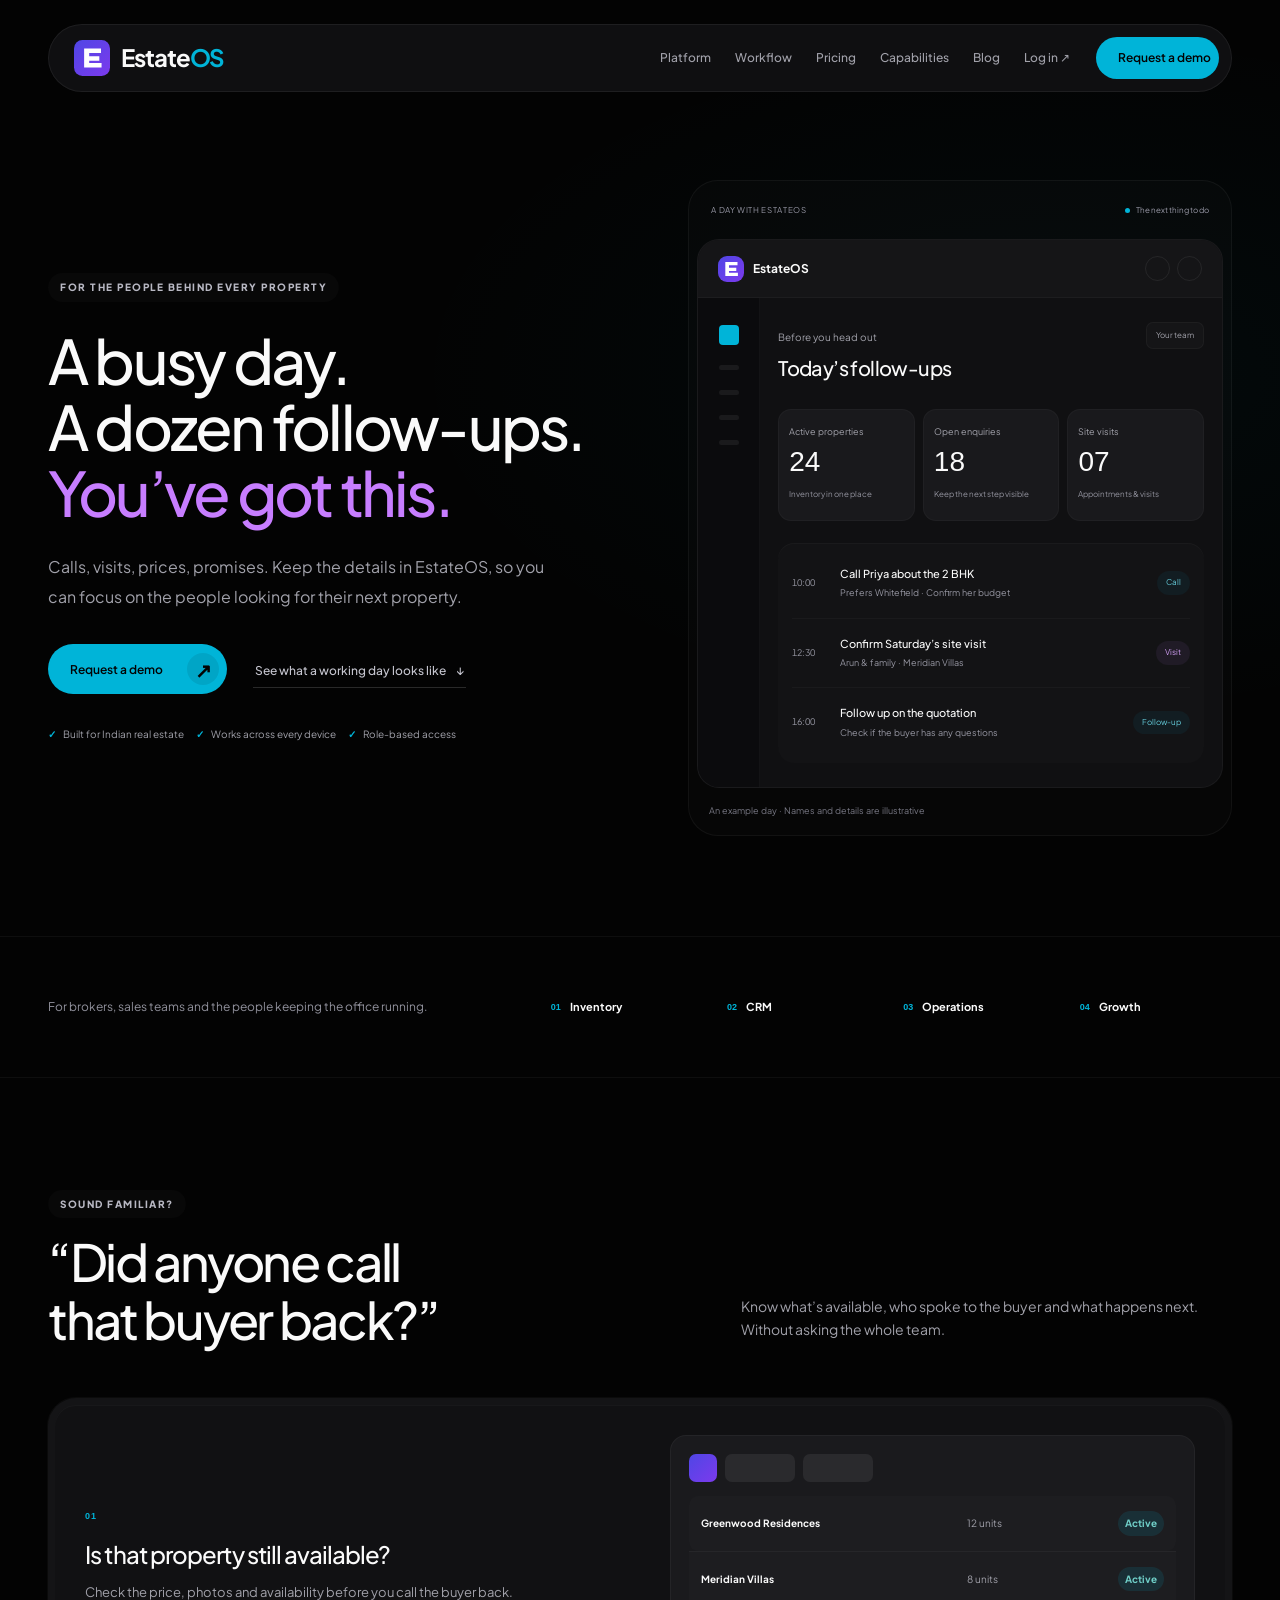
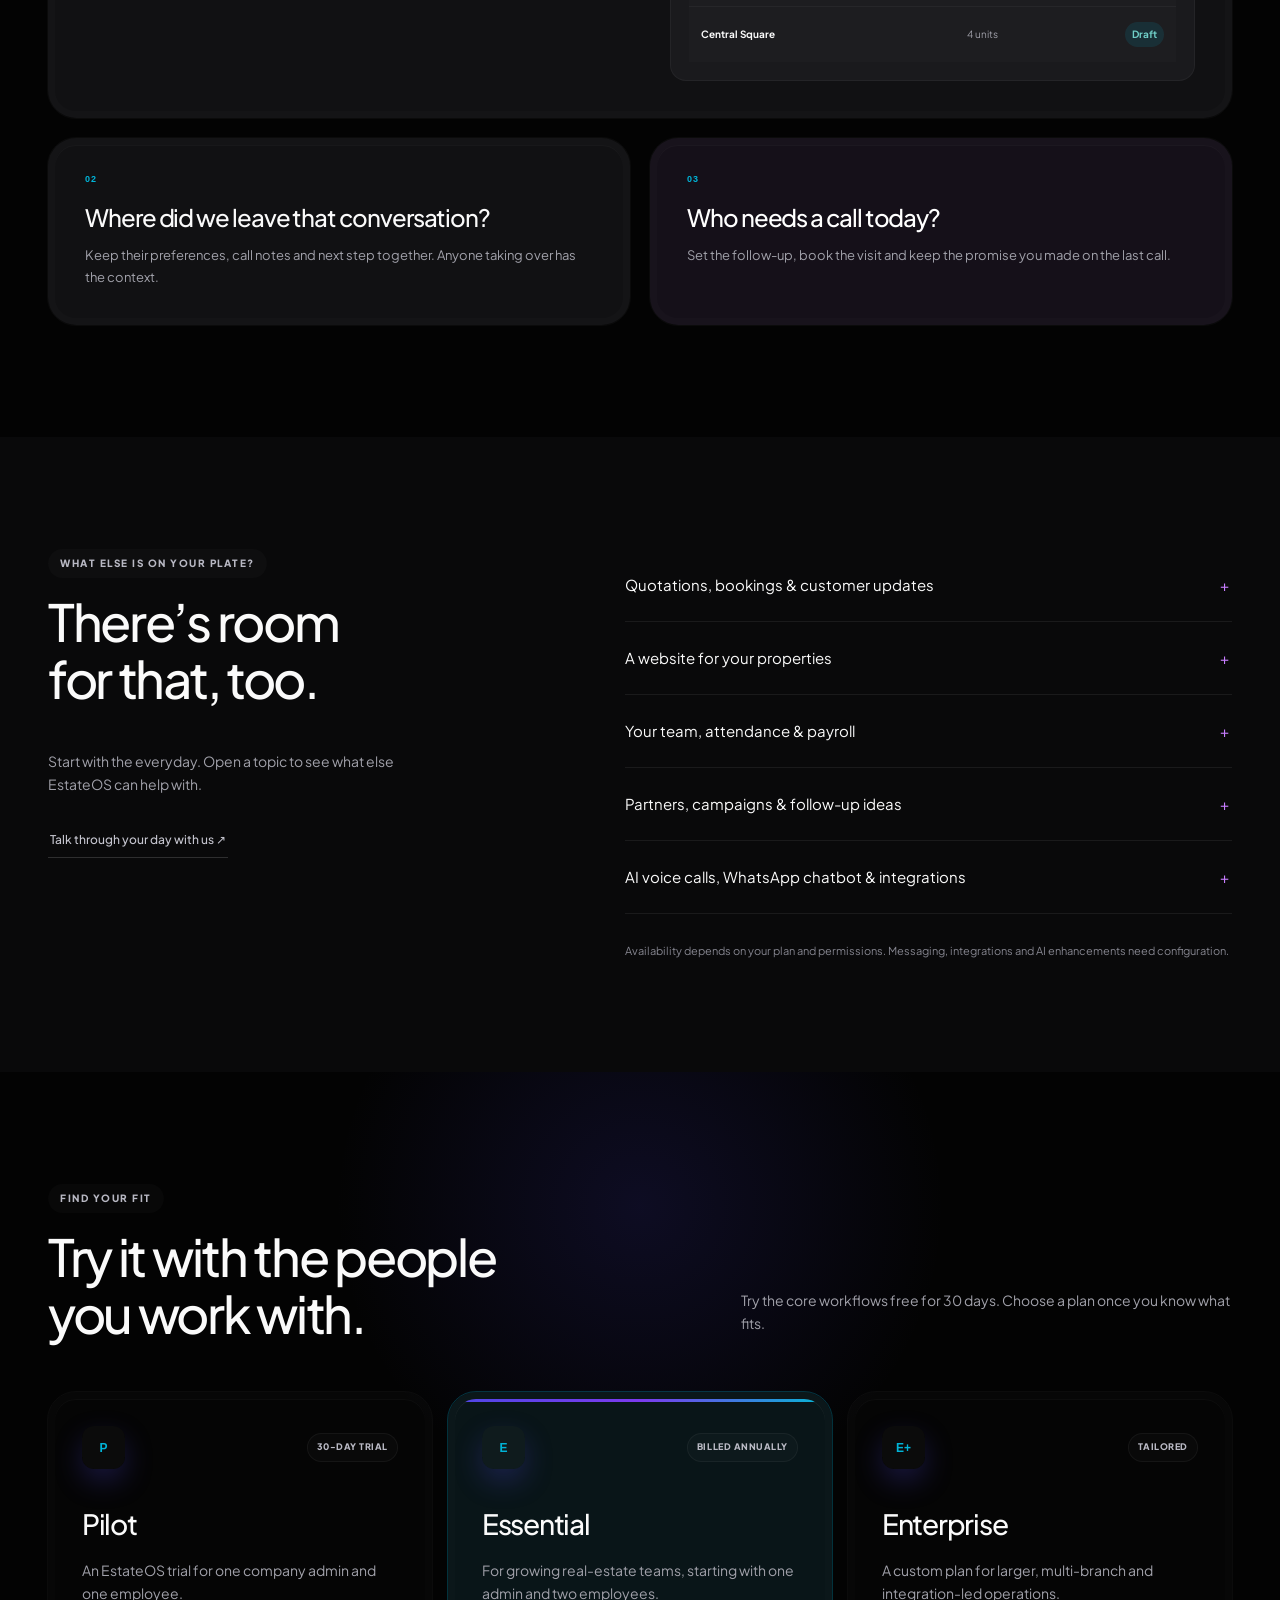
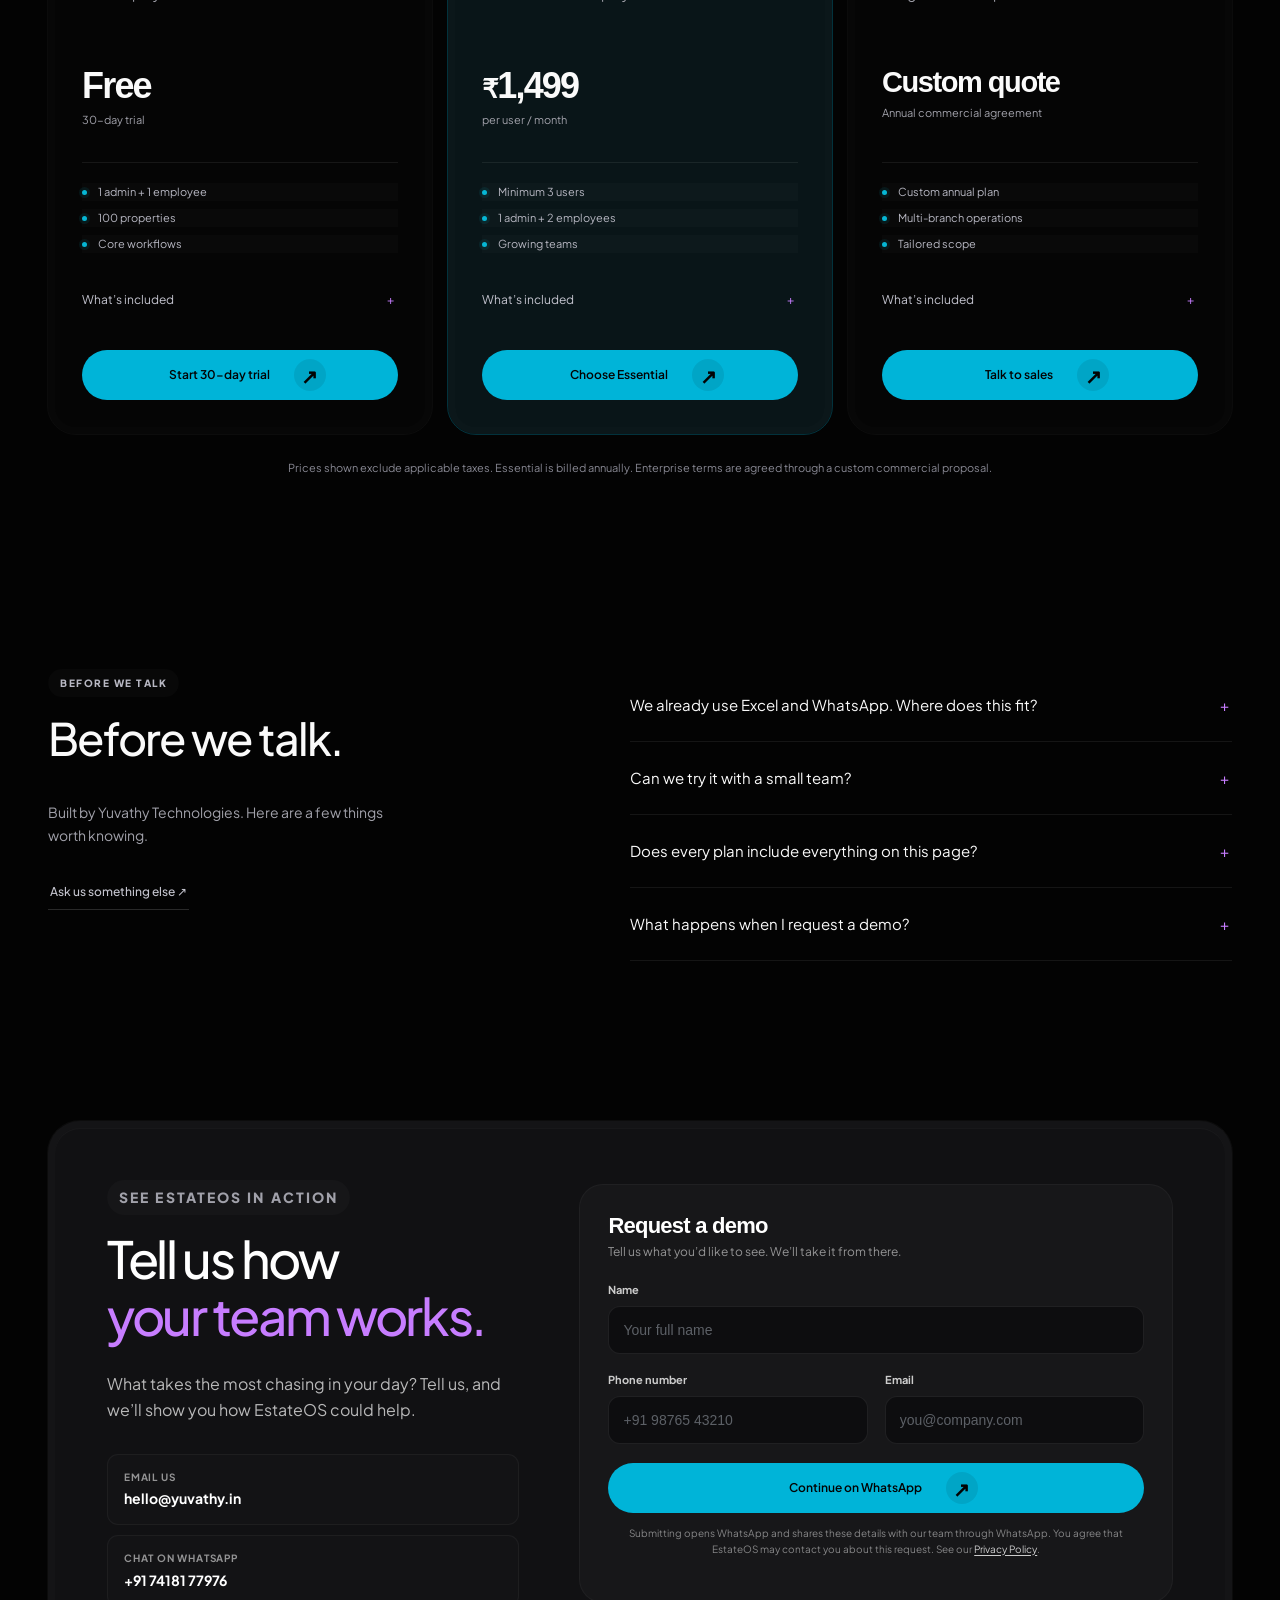
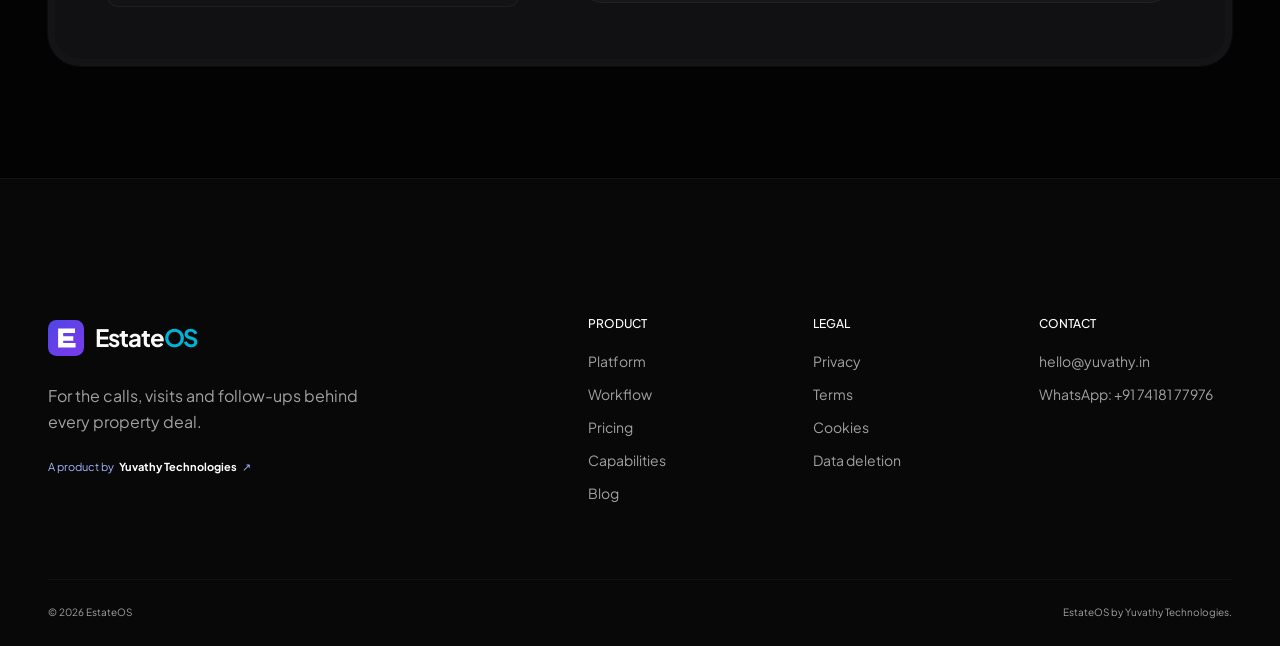
<file: index.html>
<!doctype html>
<html lang="en-IN">
<head>
    <!-- Google tag (gtag.js) -->
    <script async src="https://www.googletagmanager.com/gtag/js?id=G-8HTMG8P2JD"></script>
    <script>
        window.dataLayer = window.dataLayer || [];
        function gtag(){dataLayer.push(arguments);}
        gtag('js', new Date());
        gtag('config', 'G-8HTMG8P2JD');
    </script>
    <meta charset="utf-8">
    <meta name="viewport" content="width=device-width, initial-scale=1">
    <title>EstateOS — Real Estate CRM &amp; Property Management Software</title>
    <meta name="description" content="Run property inventory, leads, follow-ups and your real estate team from one focused workspace with EstateOS.">
    <meta name="robots" content="index, follow, max-image-preview:large">
    <meta name="theme-color" content="#030303">
    <link rel="canonical" href="https://estateos.yuvathy.in/">
    <link rel="icon" href="/favicon.svg" type="image/svg+xml">
    <link rel="manifest" href="/site.webmanifest">
    <meta property="og:type" content="website">
    <meta property="og:site_name" content="EstateOS">
    <meta property="og:title" content="EstateOS — Every property. Every lead. One place.">
    <meta property="og:description" content="Keep property details, buyer conversations and your team’s next steps together.">
    <meta property="og:url" content="https://estateos.yuvathy.in/">
    <meta property="og:image" content="https://estateos.yuvathy.in/og.png">
    <meta property="og:image:width" content="1200">
    <meta property="og:image:height" content="630">
    <meta property="og:image:alt" content="EstateOS — Every property. Every lead. One place.">
    <meta name="twitter:card" content="summary_large_image">
    <meta name="twitter:title" content="EstateOS — Every property. Every lead. One place.">
    <meta name="twitter:description" content="Keep property details, buyer conversations and your team’s next steps together.">
    <meta name="twitter:image" content="https://estateos.yuvathy.in/og.png">
    <link rel="stylesheet" href="/style.css">
    <link rel="stylesheet" href="/responsive.css">
    <link rel="stylesheet" href="/marketing.css">
    <link rel="preload" href="/assets/fonts/plus-jakarta-sans-latin-variable.woff2" as="font" type="font/woff2" crossorigin>
    <script type="application/ld+json">
    {
        "@context": "https://schema.org",
        "@type": "SoftwareApplication",
        "name": "EstateOS",
        "applicationCategory": "BusinessApplication",
        "operatingSystem": "Web",
        "url": "https://estateos.yuvathy.in/",
        "description": "Real estate CRM and property management software for inventory, leads, follow-ups and team operations.",
        "provider": {
            "@type": "Organization",
            "name": "Yuvathy Technologies",
            "url": "https://yuvathy.in/",
            "email": "hello@yuvathy.in",
            "telephone": "+91-74181-77976"
        },
        "offers": [
            {
                "@type": "Offer",
                "name": "Pilot",
                "price": "0",
                "priceCurrency": "INR",
                "description": "Free 30-day EstateOS trial for one company admin and one employee."
            },
            {
                "@type": "Offer",
                "name": "Essential",
                "price": "1499",
                "priceCurrency": "INR",
                "description": "Per user per month, minimum three users, billed annually."
            },
            {
                "@type": "Offer",
                "name": "Enterprise",
                "description": "Custom annual commercial plan for larger and multi-branch real estate operations."
            }
        ]
    }
    </script>
</head>
<body class="marketing-page">
    <a class="skip-link" href="#main">Skip to content</a>
    <header class="site-header" id="site-header">
        <div class="container nav-wrap">
            <a href="/" class="logo" aria-label="EstateOS home"><img class="estateos-mark" src="/favicon.svg" alt="" width="36" height="36"><span class="estateos-wordmark">Estate<span>OS</span></span></a>
            <nav class="main-nav" id="main-nav" aria-label="Primary navigation">
                <a href="#platform">Platform</a>
                <a href="#workflow">Workflow</a>
                <a href="#pricing">Pricing</a>
                <a href="#capabilities">Capabilities</a>
                <a href="/blog/">Blog</a>
                <a href="https://app.estateos.yuvathy.in/">Log in ↗</a>
            </nav>
            <a href="#contact" class="button button-small nav-cta">Request a demo</a>
            <button class="menu-button" id="menu-button" type="button" aria-controls="main-nav" aria-expanded="false"><span>Menu</span><i aria-hidden="true"></i></button>
        </div>
    </header>

    <main id="main">
        <section class="hero" aria-labelledby="hero-title">
            <div class="container hero-grid">
                <div class="hero-copy">
                    <p class="kicker">For the people behind every property</p><h1 id="hero-title">A busy day.<br>A dozen follow-ups.<br><em>You’ve got this.</em></h1>
                    <p class="hero-intro">Calls, visits, prices, promises. Keep the details in EstateOS, so you can focus on the people looking for their next property.</p>
                    <div class="hero-actions">
                        <a href="#contact" class="button">Request a demo <span class="cta-arrow" aria-hidden="true">↗</span></a>
                        <a href="#platform" class="quiet-link">See what a working day looks like <span aria-hidden="true">&darr;</span></a>
                    </div>
                    <div class="trust-row" aria-label="Product benefits">
                        <span>Built for Indian real estate</span>
                        <span>Works across every device</span>
                        <span>Role-based access</span>
                    </div>
                </div>

                <div class="preview-shell"><div class="preview-caption"><span>A DAY WITH ESTATEOS</span><span class="live-dot">The next thing to do</span></div><div class="product-window" aria-label="Illustrative EstateOS dashboard preview">
                    <div class="window-top">
                        <div class="window-brand"><img class="brand-mark" src="/favicon.svg" alt="" width="32" height="32"><strong>EstateOS</strong></div>
                        <div class="window-tools" aria-hidden="true"><span></span><span></span></div>
                    </div>
                    <div class="window-shell">
                        <aside class="window-nav" aria-hidden="true"><i class="active"></i><i></i><i></i><i></i><i></i></aside>
                        <div class="window-main">
                            <div class="window-heading"><div><small>Before you head out</small><h2>Today’s follow-ups</h2></div><span class="date-chip">Your team</span></div>
                            <div class="metric-grid">
                                <article><span>Active properties</span><strong>24</strong><small>Inventory in one place</small></article>
                                <article><span>Open enquiries</span><strong>18</strong><small>Keep the next step visible</small></article>
                                <article><span>Site visits</span><strong>07</strong><small>Appointments & visits</small></article>
                            </div>
                            <div class="day-list" aria-label="Illustrative follow-up list">
                                <div class="day-task"><span class="task-time">10:00</span><div><strong>Call Priya about the 2 BHK</strong><p>Prefers Whitefield · Confirm her budget</p></div><span class="task-type">Call</span></div>
                                <div class="day-task"><span class="task-time">12:30</span><div><strong>Confirm Saturday’s site visit</strong><p>Arun &amp; family · Meridian Villas</p></div><span class="task-type lilac">Visit</span></div>
                                <div class="day-task"><span class="task-time">16:00</span><div><strong>Follow up on the quotation</strong><p>Check if the buyer has any questions</p></div><span class="task-type">Follow-up</span></div>
                            </div>
                        </div>
                    </div>
                </div><p class="preview-note">An example day · Names and details are illustrative</p></div>
            </div>
        </section>

        <section class="value-strip" aria-label="EstateOS overview">
            <div class="container value-grid">
                <p>For brokers, sales teams and the people keeping the office running.</p>
                <div><span>01</span>Inventory</div><div><span>02</span>CRM</div><div><span>03</span>Operations</div><div><span>04</span>Growth</div>
            </div>
        </section>

        <section class="section platform" id="platform" aria-labelledby="platform-title">
            <div class="container">
                <div class="section-heading">
                    <div><p class="kicker">Sound familiar?</p><h2 id="platform-title">“Did anyone call<br>that buyer back?”</h2></div>
                    <p>Know what’s available, who spoke to the buyer and what happens next. Without asking the whole team.</p>
                </div>
                <div class="feature-grid">
                    <article class="feature feature-wide">
                        <div><span class="feature-number">01</span><h3>Is that property still available?</h3><p>Check the price, photos and availability before you call the buyer back.</p></div>
                        <div class="inventory-preview" aria-hidden="true">
                            <div class="inventory-toolbar"><i></i><span></span><span></span></div>
                            <div class="property-row active"><b>Greenwood Residences</b><span>12 units</span><em>Active</em></div>
                            <div class="property-row"><b>Meridian Villas</b><span>8 units</span><em>Active</em></div>
                            <div class="property-row"><b>Central Square</b><span>4 units</span><em>Draft</em></div>
                        </div>
                    </article>
                    <article class="feature"><span class="feature-number">02</span><h3>Where did we leave that conversation?</h3><p>Keep their preferences, call notes and next step together. Anyone taking over has the context.</p></article>
                    <article class="feature feature-dark"><span class="feature-number">03</span><h3>Who needs a call today?</h3><p>Set the follow-up, book the visit and keep the promise you made on the last call.</p></article>

                </div>
            </div>
        </section>

        <section class="section capabilities" id="capabilities" aria-labelledby="capabilities-title">
            <div class="container compact-capabilities">
                <div><p class="kicker">What else is on your plate?</p><h2 id="capabilities-title">There’s room<br>for that, too.</h2><p class="compact-intro">Start with the everyday. Open a topic to see what else EstateOS can help with.</p><a class="quiet-link" href="#contact">Talk through your day with us ↗</a></div>
                <div class="question-list">
                    <details id="workflow"><summary>Quotations, bookings &amp; customer updates</summary><p>Prepare quotations, track bookings and post-booking milestones, and give customers a portal to follow their journey.</p></details>
                    <details><summary>A website for your properties</summary><p>Publish a branded storefront with property search and a blog. See how visitors use it with storefront analytics.</p></details>
                    <details><summary>Your team, attendance &amp; payroll</summary><p>Manage employees, roles, attendance, leave and payslips. Keep approvals and activity records in the same workspace.</p></details>
                    <details><summary>Partners, campaigns &amp; follow-up ideas</summary><p>Manage channel partners and marketing journeys. Explore lead scoring, property matching and daily briefings to help plan your follow-ups.</p></details>
                    <details><summary>AI voice calls, WhatsApp chatbot &amp; integrations</summary><p>Connect a WhatsApp chatbot alongside your calendars, accounts and signing tools. Ask us about a custom AI voice call integration for your Enterprise setup.</p><ul class="integration-options"><li>WhatsApp chatbot</li><li>Google Calendar &amp; Outlook Calendar</li><li>Zoho Books &amp; Tally-compatible exports</li><li>Zoho Sign &amp; DocuSign</li><li>API &amp; webhook integrations</li><li>AI voice calls — custom integration, scoped with your team</li></ul></details>
                    <p class="capability-note">Availability depends on your plan and permissions. Messaging, integrations and AI enhancements need configuration.</p>
                </div>
            </div>
        </section>

        <section class="section pricing" id="pricing" aria-labelledby="pricing-title">
            <div class="container">
                <div class="section-heading">
                    <div><p class="kicker">Find your fit</p><h2 id="pricing-title">Try it with the people<br>you work with.</h2></div>
                    <p>Try the core workflows free for 30 days. Choose a plan once you know what fits.</p>
                </div>
                <div class="pricing-grid">
                    <article class="pricing-card">
                        <div class="plan-topline"><span class="plan-icon" aria-hidden="true">P</span><span class="plan-status">30-day trial</span></div>
                        <h3>Pilot</h3>
                        <p class="plan-description">An EstateOS trial for one company admin and one employee.</p>
                        <div class="plan-price"><strong>Free</strong><span>30-day trial</span></div>
                        <div class="plan-summary"><span>1 admin + 1 employee</span><span>100 properties</span><span>Core workflows</span></div>
                        <details class="plan-includes"><summary>What’s included</summary><ul><li>Deals</li><li>Lead management</li><li>Customer records</li><li>Employee management</li><li>Property management</li></ul></details>
                        <a class="pricing-button plan-cta" href="#contact" data-plan="Pilot">Start 30-day trial <span class="cta-arrow" aria-hidden="true">↗</span></a>
                    </article>

                    <article class="pricing-card pricing-card-featured">
                        <div class="plan-topline"><span class="plan-icon" aria-hidden="true">E</span><span class="plan-status">Billed annually</span></div>
                        <h3>Essential</h3>
                        <p class="plan-description">For growing real-estate teams, starting with one admin and two employees.</p>
                        <div class="plan-price"><strong><small>&#8377;</small>1,499</strong><span>per user / month</span></div>
                        <div class="plan-summary"><span>Minimum 3 users</span><span>1 admin + 2 employees</span><span>Growing teams</span></div>
                        <details class="plan-includes"><summary>What’s included</summary><ul><li>Deals</li><li>Lead management</li><li>Customer records</li><li>Employee management</li><li>Property management</li></ul></details>
                        <a class="button plan-cta" href="#contact" data-plan="Essential">Choose Essential <span class="cta-arrow" aria-hidden="true">↗</span></a>
                    </article>

                    <article class="pricing-card">
                        <div class="plan-topline"><span class="plan-icon" aria-hidden="true">E+</span><span class="plan-status">Tailored</span></div>
                        <h3>Enterprise</h3>
                        <p class="plan-description">A custom plan for larger, multi-branch and integration-led operations.</p>
                        <div class="plan-price"><strong>Custom quote</strong><span>Annual commercial agreement</span></div>
                        <div class="plan-summary"><span>Custom annual plan</span><span>Multi-branch operations</span><span>Tailored scope</span></div>
                        <details class="plan-includes"><summary>What’s included</summary><ul><li>Deals</li><li>Lead management</li><li>WhatsApp chatbot integration</li><li>AI voice calls — custom integration</li><li>Google Calendar &amp; Outlook Calendar</li><li>Accounting &amp; document-signing integrations</li><li>API &amp; webhooks</li><li>Customer records</li><li>Employee management</li></ul><p class="enterprise-integration-note">Integrations are scoped in your proposal and require provider setup. AI voice calling is a custom integration.</p></details>
                        <a class="pricing-button plan-cta" href="#contact" data-plan="Enterprise">Talk to sales <span class="cta-arrow" aria-hidden="true">↗</span></a>
                    </article>
                </div>
                <p class="pricing-footnote">Prices shown exclude applicable taxes. Essential is billed annually. Enterprise terms are agreed through a custom commercial proposal.</p>
            </div>
        </section>

        <section class="section everyday-questions" aria-labelledby="questions-title">
            <div class="container questions-layout">
                <div class=""><p class="kicker">Before we talk</p><h2 id="questions-title">Before we talk.</h2><p class="questions-intro">Built by Yuvathy Technologies. Here are a few things worth knowing.</p><a class="quiet-link" href="mailto:hello@yuvathy.in?subject=Question%20about%20EstateOS">Ask us something else ↗</a></div>
                <div class="question-list">
                    <details><summary>We already use Excel and WhatsApp. Where does this fit?</summary><p>You can use EstateOS for shared property records, lead ownership and follow-ups, so those details are easier to find. In a demo, bring an example of how your team works today and we can walk through it together.</p></details>
                    <details><summary>Can we try it with a small team?</summary><p>The Pilot plan is a free 30-day trial for one company admin and one employee, with up to 100 properties. Use it to see how the core workflows fit your day before choosing a paid plan.</p></details>
                    <details><summary>Does every plan include everything on this page?</summary><p>No. Access depends on the plan and each person’s permissions. Messaging providers, integrations and AI enhancements also need configuration. Ask us to confirm the features you need before you choose a plan.</p></details>
                    <details><summary>What happens when I request a demo?</summary><p>The form prepares a WhatsApp message with your contact details and selected plan. You review and send it in WhatsApp, then speak with the Yuvathy team about what you’d like to see.</p></details>
                </div>
            </div>
        </section>

        <section class="contact" id="contact" aria-labelledby="contact-title">
            <div class="container contact-card">
                <div class="contact-intro">
                    <p class="kicker kicker-light">See EstateOS in action</p>
                    <h2 id="contact-title">Tell us how<br><em>your team works.</em></h2>
                    <p>What takes the most chasing in your day? Tell us, and we’ll show you how EstateOS could help.</p>
                    <div class="contact-channels" aria-label="Direct contact options">
                        <a class="contact-channel" href="mailto:hello@yuvathy.in?subject=EstateOS%20enquiry">
                            <span>Email us</span><strong>hello@yuvathy.in</strong>
                        </a>
                        <a class="contact-channel" href="https://wa.me/917418177976?text=Hi%20EstateOS%20team%2C%20I%27d%20like%20to%20know%20more%20about%20EstateOS." target="_blank" rel="noopener noreferrer">
                            <span>Chat on WhatsApp</span><strong>+91 74181 77976</strong>
                        </a>
                    </div>
                </div>
                <form class="demo-form" id="demo-form" action="https://wa.me/917418177976" method="get" target="_blank">
                    <input type="hidden" name="text" id="whatsapp-message" value="">
                    <input type="hidden" id="demo-plan" value="General enquiry">
                    <div class="form-heading"><span id="demo-form-title">Request a demo</span><p>Tell us what you’d like to see. We’ll take it from there.</p></div>
                    <div class="form-field form-field-full">
                        <label for="demo-name">Name</label>
                        <input id="demo-name" type="text" autocomplete="name" placeholder="Your full name" required maxlength="80">
                    </div>
                    <div class="form-field">
                        <label for="demo-phone">Phone number</label>
                        <input id="demo-phone" type="tel" autocomplete="tel" inputmode="tel" placeholder="+91 98765 43210" pattern="[0-9+() -]{7,18}" required>
                    </div>
                    <div class="form-field">
                        <label for="demo-email">Email</label>
                        <input id="demo-email" type="email" autocomplete="email" inputmode="email" placeholder="you@company.com" required maxlength="120">
                    </div>
                    <button class="button button-light form-submit" type="submit">Continue on WhatsApp <span class="cta-arrow" aria-hidden="true">↗</span></button>
                    <p class="form-privacy">Submitting opens WhatsApp and shares these details with our team through WhatsApp. You agree that EstateOS may contact you about this request. See our <a href="/privacy/">Privacy Policy</a>.</p>
                    <p class="form-status" id="form-status" aria-live="polite"></p>
                </form>
            </div>
        </section>
    </main>

    <footer class="site-footer">
        <div class="container footer-top">
            <div>
                <a href="/" class="logo logo-light" aria-label="EstateOS home"><img class="estateos-mark" src="/favicon.svg" alt="" width="36" height="36"><span class="estateos-wordmark">Estate<span>OS</span></span></a>
                <p>For the calls, visits and follow-ups behind every property deal.</p>
                <a class="footer-company" href="https://yuvathy.in/" target="_blank" rel="noopener noreferrer">A product by <strong>Yuvathy Technologies</strong> <span aria-hidden="true">&nearr;</span></a>
            </div>
            <div class="footer-links">
                <div><h2>Product</h2><a href="#platform">Platform</a><a href="#workflow">Workflow</a><a href="#pricing">Pricing</a><a href="#capabilities">Capabilities</a><a href="/blog/">Blog</a></div>
                <div><h2>Legal</h2><a href="/privacy/">Privacy</a><a href="/terms/">Terms</a><a href="/cookies/">Cookies</a><a href="/data-deletion/">Data deletion</a></div>
                <div><h2>Contact</h2><a href="mailto:hello@yuvathy.in">hello@yuvathy.in</a><a href="https://wa.me/917418177976?text=Hi%20EstateOS%20team%2C%20I%27d%20like%20to%20know%20more%20about%20EstateOS." target="_blank" rel="noopener noreferrer">WhatsApp: +91 74181 77976</a></div>
            </div>
        </div>
        <div class="container footer-bottom"><span>&copy; <span id="year">2026</span> EstateOS</span><span>EstateOS by Yuvathy Technologies.</span></div>
    </footer>
    <script src="/main.js" defer></script>
</body>
</html>
</file>
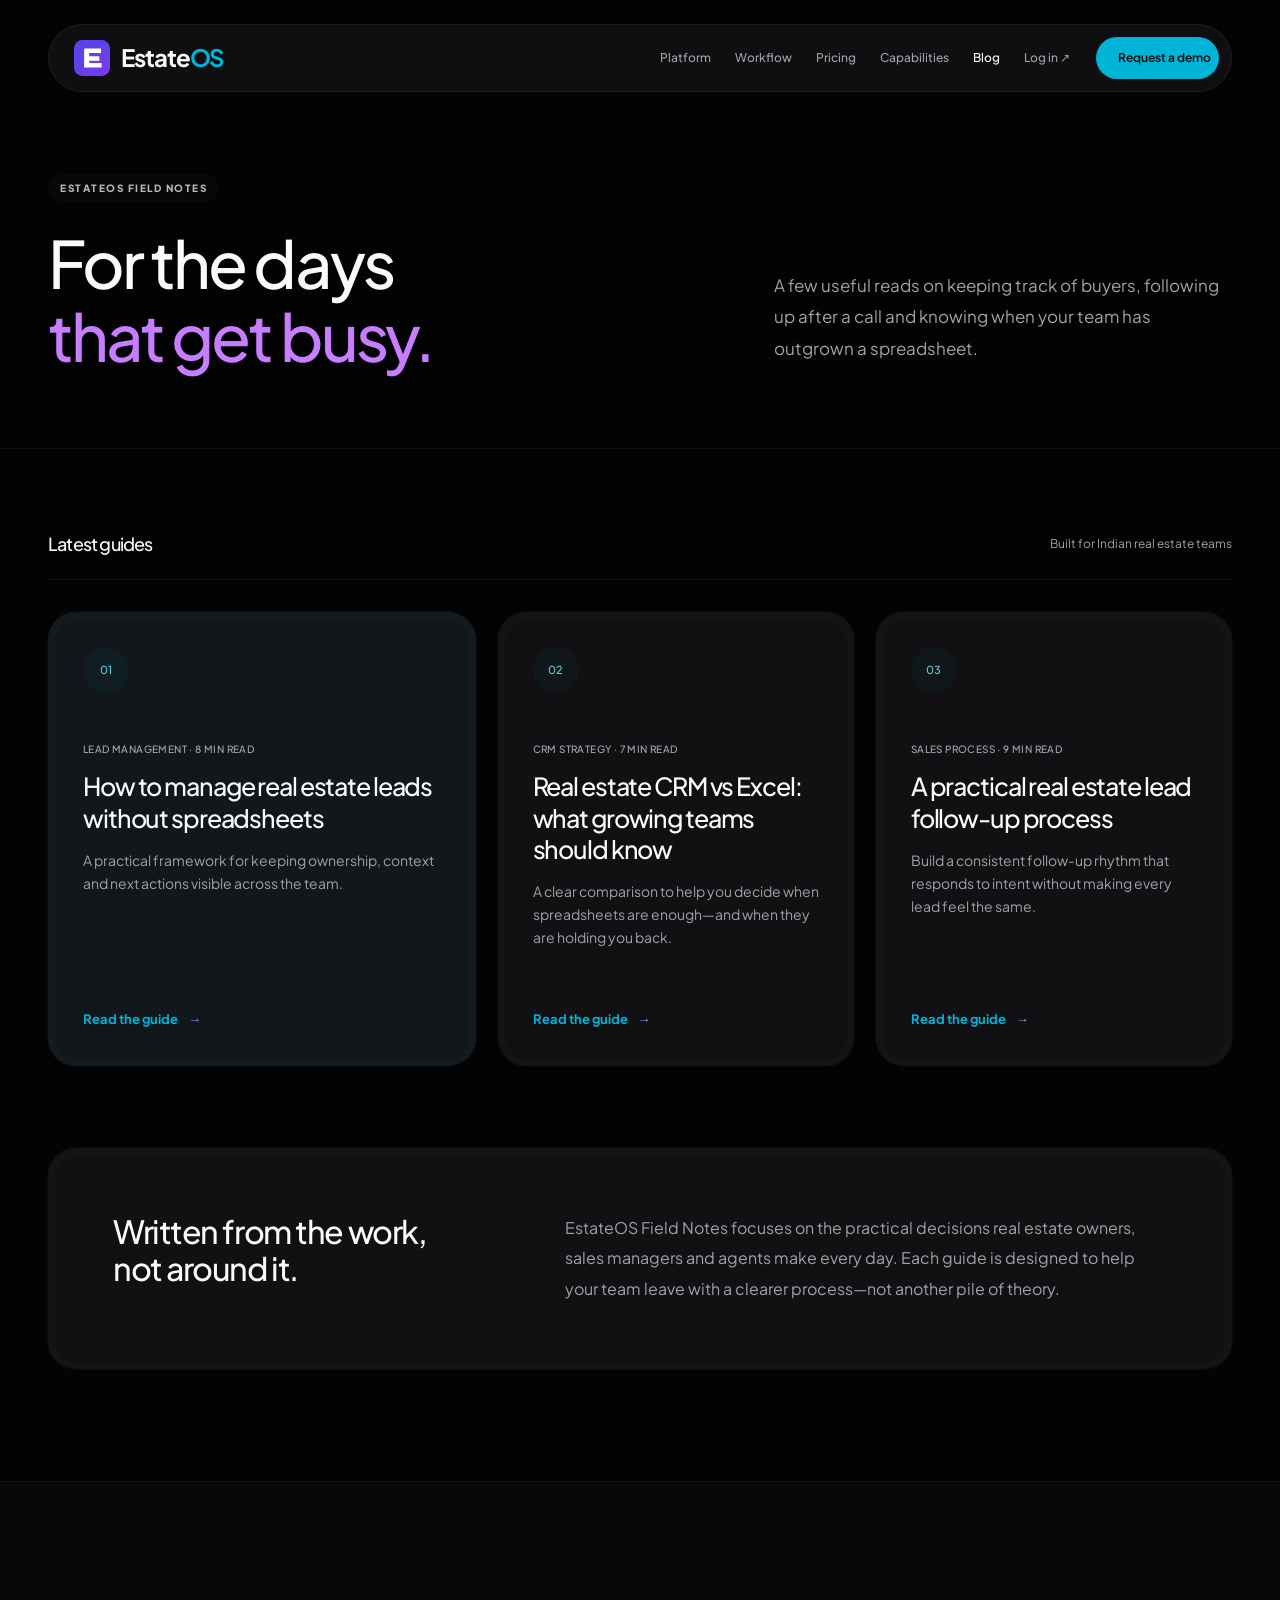
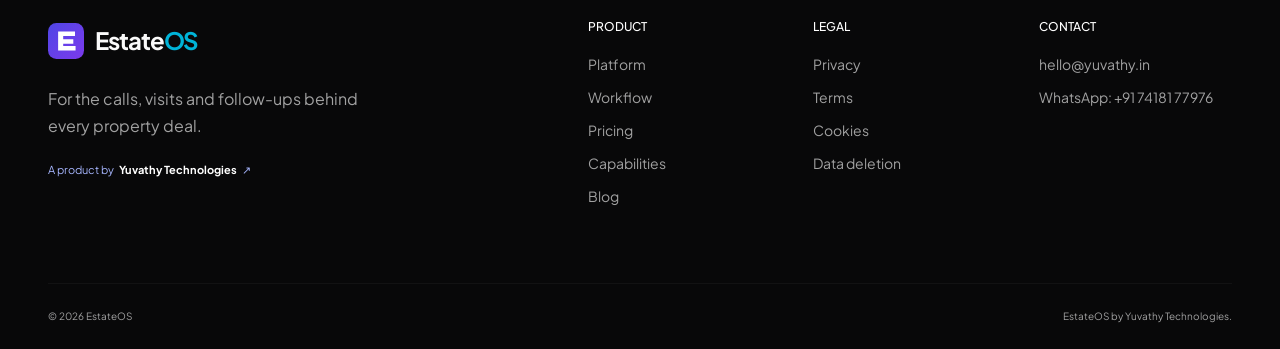
<file: blog/index.html>
<!doctype html>
<html lang="en-IN">
<head>
    <!-- Google tag (gtag.js) -->
    <script async src="https://www.googletagmanager.com/gtag/js?id=G-8HTMG8P2JD"></script>
    <script>
        window.dataLayer = window.dataLayer || [];
        function gtag(){dataLayer.push(arguments);}
        gtag('js', new Date());
        gtag('config', 'G-8HTMG8P2JD');
    </script>
    <meta charset="utf-8">
    <meta name="viewport" content="width=device-width, initial-scale=1">
    <title>Real Estate CRM &amp; Sales Guides | EstateOS Blog</title>
    <meta name="description" content="Practical guides for Indian real estate teams on lead management, follow-ups, property inventory and choosing the right CRM workflow.">
    <meta name="robots" content="index, follow, max-image-preview:large">
    <meta name="theme-color" content="#030303">
    <link rel="canonical" href="https://estateos.yuvathy.in/blog/">
    <link rel="icon" href="/favicon.svg" type="image/svg+xml">
    <link rel="manifest" href="/site.webmanifest">
    <meta property="og:type" content="website">
    <meta property="og:site_name" content="EstateOS">
    <meta property="og:title" content="EstateOS Field Notes — Practical Real Estate Guides">
    <meta property="og:description" content="Useful ideas for managing real estate leads, follow-ups and property inventory as your team grows.">
    <meta property="og:url" content="https://estateos.yuvathy.in/blog/">
    <meta property="og:image" content="https://estateos.yuvathy.in/og.png">
    <meta property="og:image:width" content="1200">
    <meta property="og:image:height" content="630">
    <meta property="og:image:alt" content="EstateOS — Every property. Every lead. One place.">
    <meta name="twitter:card" content="summary_large_image">
    <meta name="twitter:title" content="EstateOS Field Notes — Practical Real Estate Guides">
    <meta name="twitter:description" content="Useful ideas for managing real estate leads, follow-ups and property inventory as your team grows.">
    <meta name="twitter:image" content="https://estateos.yuvathy.in/og.png">
    <link rel="stylesheet" href="/style.css">
    <link rel="stylesheet" href="/responsive.css">
    <link rel="preload" href="/assets/fonts/plus-jakarta-sans-latin-variable.woff2" as="font" type="font/woff2" crossorigin>
    <script type="application/ld+json">
    {
        "@context": "https://schema.org",
        "@graph": [
            {
                "@type": "Blog",
                "@id": "https://estateos.yuvathy.in/blog/#blog",
                "url": "https://estateos.yuvathy.in/blog/",
                "name": "EstateOS Field Notes",
                "description": "Practical guides for Indian real estate teams on lead management, follow-ups, property inventory and CRM workflows.",
                "inLanguage": "en-IN",
                "publisher": {
                    "@type": "Organization",
                    "name": "Yuvathy Technologies",
                    "url": "https://yuvathy.in/"
                },
                "blogPost": [
                    {"@type": "BlogPosting", "headline": "How to Manage Real Estate Leads Without Spreadsheets", "url": "https://estateos.yuvathy.in/blog/manage-real-estate-leads-without-spreadsheets/", "datePublished": "2026-09-04"},
                    {"@type": "BlogPosting", "headline": "Real Estate CRM vs Excel: What Growing Teams Should Know", "url": "https://estateos.yuvathy.in/blog/real-estate-crm-vs-excel/", "datePublished": "2026-09-04"},
                    {"@type": "BlogPosting", "headline": "A Practical Real Estate Lead Follow-Up Process", "url": "https://estateos.yuvathy.in/blog/real-estate-lead-follow-up-process/", "datePublished": "2026-09-04"}
                ]
            },
            {
                "@type": "BreadcrumbList",
                "itemListElement": [
                    {"@type": "ListItem", "position": 1, "name": "Home", "item": "https://estateos.yuvathy.in/"},
                    {"@type": "ListItem", "position": 2, "name": "Blog", "item": "https://estateos.yuvathy.in/blog/"}
                ]
            }
        ]
    }
    </script>
    <link rel="stylesheet" href="/marketing.css">
    <link rel="stylesheet" href="/pages.css">
</head>
<body class="marketing-page blog-page">
    <a class="skip-link" href="#main">Skip to content</a>
    <header class="site-header" id="site-header">
        <div class="container nav-wrap">
            <a href="/" class="logo" aria-label="EstateOS home"><img class="estateos-mark" src="/favicon.svg" alt="" width="36" height="36"><span class="estateos-wordmark">Estate<span>OS</span></span></a>
            <nav class="main-nav" id="main-nav" aria-label="Primary navigation">
                <a href="/#platform">Platform</a>
                <a href="/#workflow">Workflow</a>
                <a href="/#pricing">Pricing</a>
                <a href="/#capabilities">Capabilities</a>
                <a href="/blog/" aria-current="page">Blog</a>
                <a href="https://app.estateos.yuvathy.in/">Log in ↗</a>
            </nav>
            <a href="/#contact" class="button button-small nav-cta">Request a demo</a>
            <button class="menu-button" id="menu-button" type="button" aria-controls="main-nav" aria-expanded="false"><span>Menu</span><i aria-hidden="true"></i></button>
        </div>
    </header>

    <main id="main">
        <header class="blog-hero">
            <div class="container blog-hero-grid">
                <div><p class="kicker">EstateOS field notes</p><h1>For the days<br><em>that get busy.</em></h1></div>
                <p class="blog-hero-intro">A few useful reads on keeping track of buyers, following up after a call and knowing when your team has outgrown a spreadsheet.</p>
            </div>
        </header>

        <section class="blog-listing" aria-labelledby="latest-guides">
            <div class="container">
                <div class="blog-listing-head"><h2 id="latest-guides">Latest guides</h2><span>Built for Indian real estate teams</span></div>
                <div class="blog-grid">
                    <article class="blog-card">
                        <a href="/blog/manage-real-estate-leads-without-spreadsheets/">
                            <span class="blog-card-mark">01</span>
                            <p class="blog-card-meta">Lead management · 8 min read</p>
                            <h2>How to manage real estate leads without spreadsheets</h2>
                            <p>A practical framework for keeping ownership, context and next actions visible across the team.</p>
                            <span class="insight-link">Read the guide <i aria-hidden="true">&rarr;</i></span>
                        </a>
                    </article>
                    <article class="blog-card">
                        <a href="/blog/real-estate-crm-vs-excel/">
                            <span class="blog-card-mark">02</span>
                            <p class="blog-card-meta">CRM strategy · 7 min read</p>
                            <h2>Real estate CRM vs Excel: what growing teams should know</h2>
                            <p>A clear comparison to help you decide when spreadsheets are enough—and when they are holding you back.</p>
                            <span class="insight-link">Read the guide <i aria-hidden="true">&rarr;</i></span>
                        </a>
                    </article>
                    <article class="blog-card">
                        <a href="/blog/real-estate-lead-follow-up-process/">
                            <span class="blog-card-mark">03</span>
                            <p class="blog-card-meta">Sales process · 9 min read</p>
                            <h2>A practical real estate lead follow-up process</h2>
                            <p>Build a consistent follow-up rhythm that responds to intent without making every lead feel the same.</p>
                            <span class="insight-link">Read the guide <i aria-hidden="true">&rarr;</i></span>
                        </a>
                    </article>
                </div>
                <div class="blog-principle">
                    <h2>Written from the work,<br>not around it.</h2>
                    <p>EstateOS Field Notes focuses on the practical decisions real estate owners, sales managers and agents make every day. Each guide is designed to help your team leave with a clearer process—not another pile of theory.</p>
                </div>
            </div>
        </section>
    </main>

    <footer class="site-footer">
        <div class="container footer-top">
            <div>
                <a href="/" class="logo logo-light" aria-label="EstateOS home"><img class="estateos-mark" src="/favicon.svg" alt="" width="36" height="36"><span class="estateos-wordmark">Estate<span>OS</span></span></a>
                <p>For the calls, visits and follow-ups behind every property deal.</p>
                <a class="footer-company" href="https://yuvathy.in/" target="_blank" rel="noopener noreferrer">A product by <strong>Yuvathy Technologies</strong> <span aria-hidden="true">&nearr;</span></a>
            </div>
            <div class="footer-links">
                <div><h2>Product</h2><a href="/#platform">Platform</a><a href="/#workflow">Workflow</a><a href="/#pricing">Pricing</a><a href="/#capabilities">Capabilities</a><a href="/blog/">Blog</a></div>
                <div><h2>Legal</h2><a href="/privacy/">Privacy</a><a href="/terms/">Terms</a><a href="/cookies/">Cookies</a><a href="/data-deletion/">Data deletion</a></div>
                <div><h2>Contact</h2><a href="mailto:hello@yuvathy.in">hello@yuvathy.in</a><a href="https://wa.me/917418177976?text=Hi%20EstateOS%20team%2C%20I%27d%20like%20to%20know%20more%20about%20EstateOS." target="_blank" rel="noopener noreferrer">WhatsApp: +91 74181 77976</a></div>
            </div>
        </div>
        <div class="container footer-bottom"><span>&copy; <span id="year">2026</span> EstateOS</span><span>EstateOS by Yuvathy Technologies.</span></div>
    </footer>
    <script src="/main.js" defer></script>
</body>
</html>
</file>
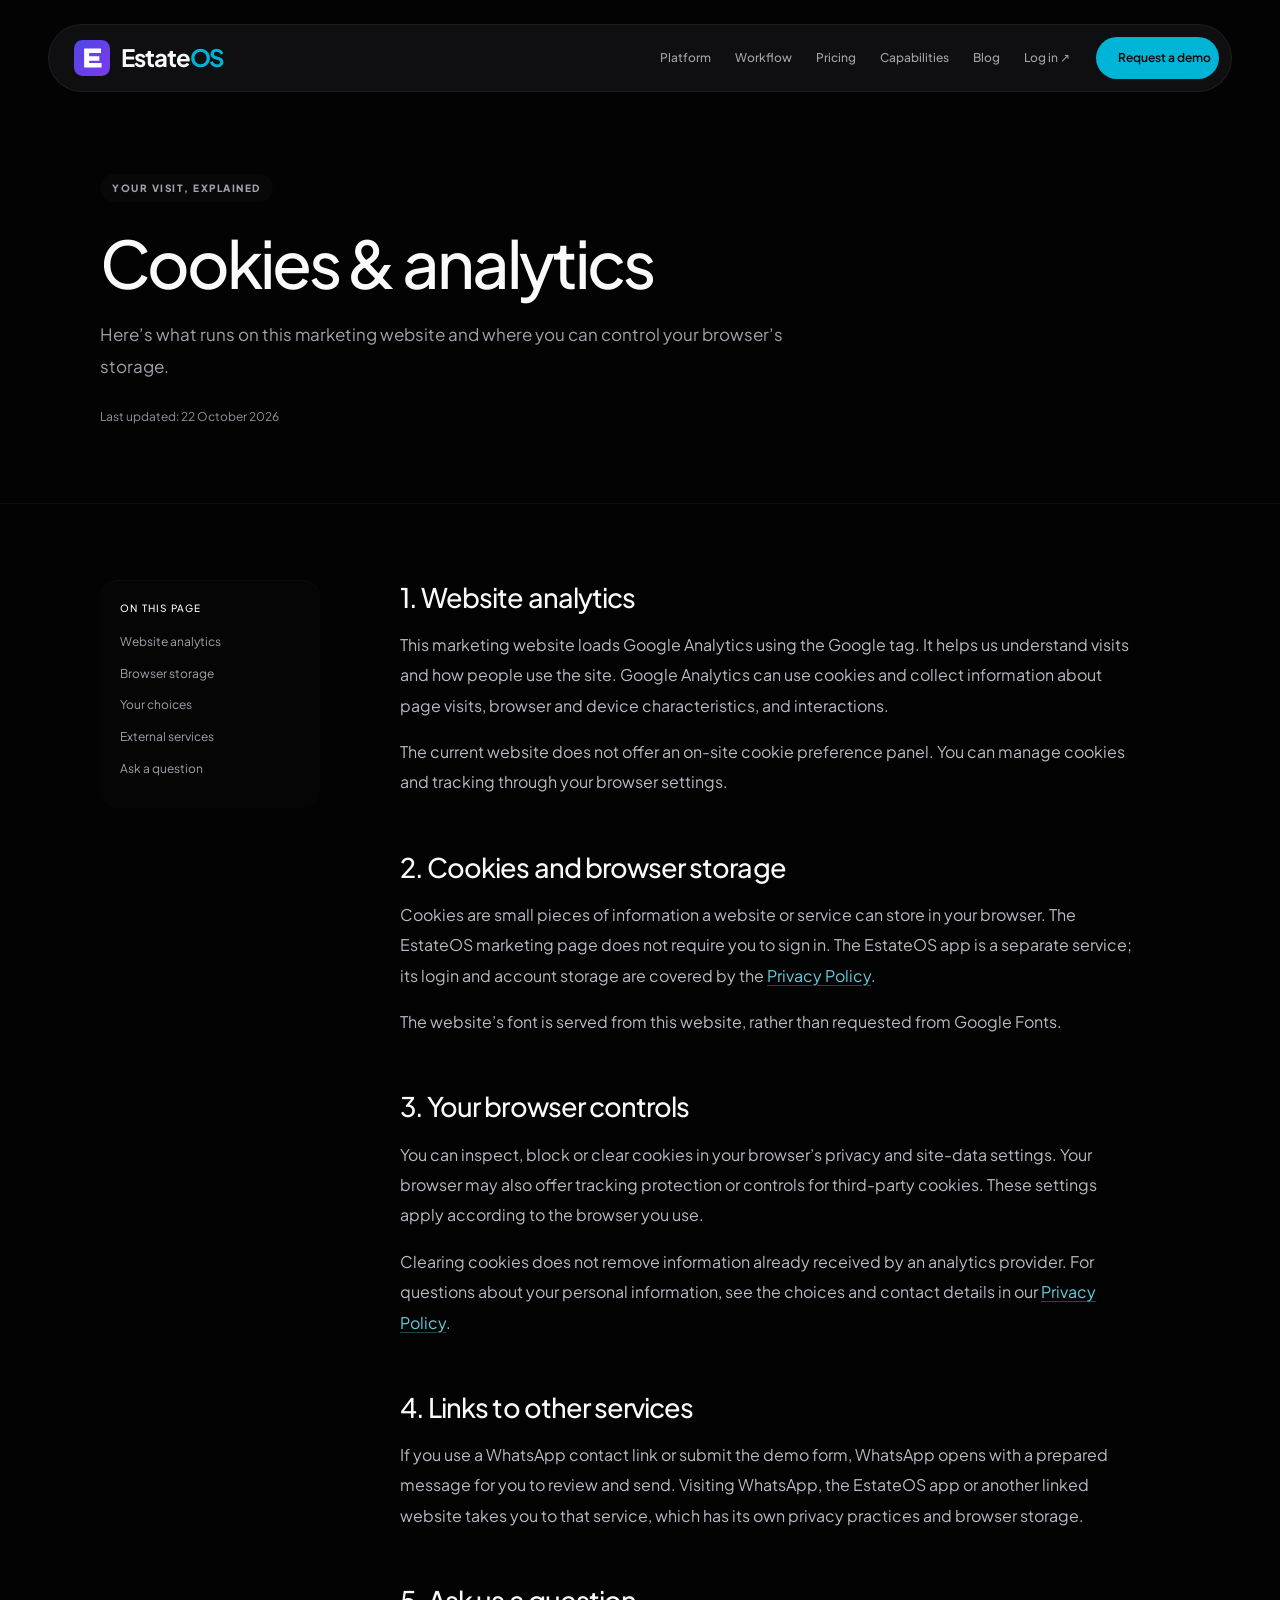
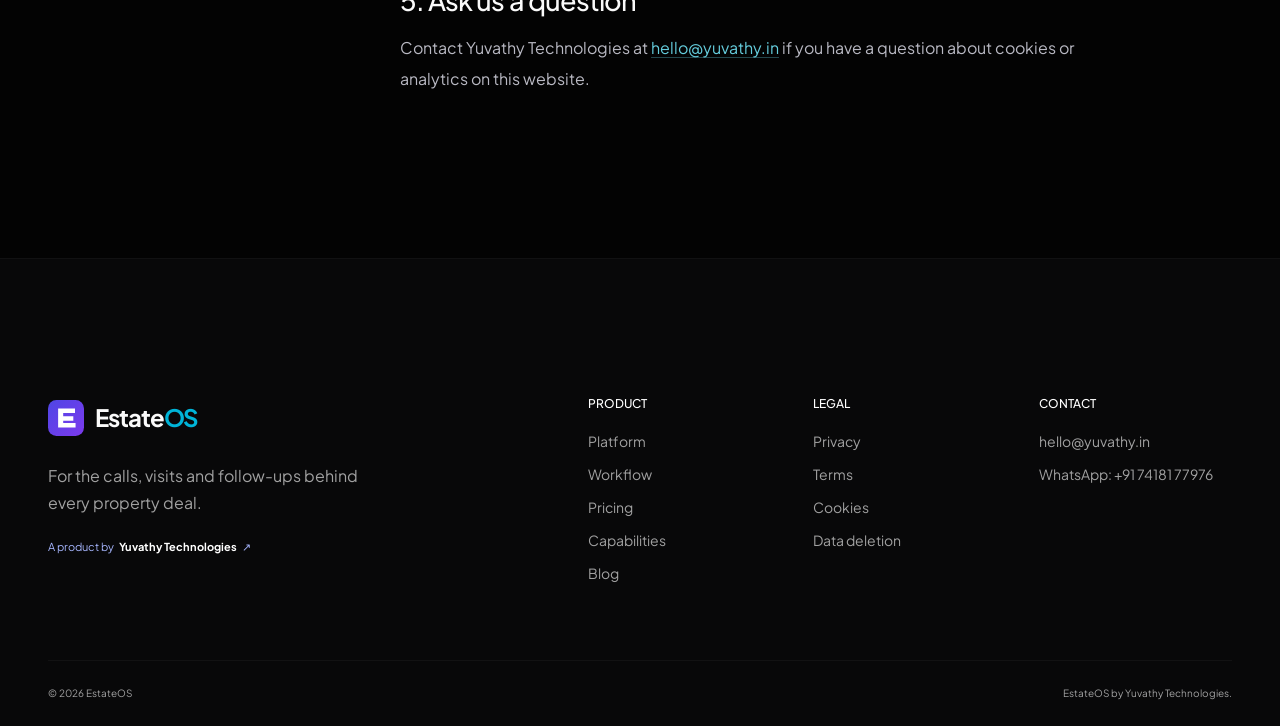
<file: cookies/index.html>
<!doctype html>
<html lang="en-IN">
<head>
    <!-- Google tag (gtag.js) -->
    <script async src="https://www.googletagmanager.com/gtag/js?id=G-8HTMG8P2JD"></script>
    <script>
        window.dataLayer = window.dataLayer || [];
        function gtag(){dataLayer.push(arguments);}
        gtag('js', new Date());
        gtag('config', 'G-8HTMG8P2JD');
    </script>
    <meta charset="utf-8">
    <meta name="viewport" content="width=device-width, initial-scale=1">
    <title>Cookies &amp; Analytics — EstateOS</title>
    <meta name="description" content="How the EstateOS marketing website uses Google Analytics, browser storage and external links.">
    <meta name="robots" content="index, follow">
    <meta name="theme-color" content="#030303">
    <link rel="canonical" href="https://estateos.yuvathy.in/cookies/">
    <link rel="icon" href="/favicon.svg" type="image/svg+xml">
    <meta property="og:type" content="website"><meta property="og:site_name" content="EstateOS"><meta property="og:title" content="Cookies &amp; Analytics — EstateOS"><meta property="og:description" content="How this website uses cookies, analytics and external services."><meta property="og:url" content="https://estateos.yuvathy.in/cookies/"><meta property="og:image" content="https://estateos.yuvathy.in/og.png">
    <meta name="twitter:card" content="summary_large_image"><meta name="twitter:title" content="Cookies &amp; Analytics — EstateOS"><meta name="twitter:description" content="How this website uses cookies, analytics and external services."><meta name="twitter:image" content="https://estateos.yuvathy.in/og.png">
    <link rel="stylesheet" href="/style.css"><link rel="stylesheet" href="/responsive.css">
    <link rel="preload" href="/assets/fonts/plus-jakarta-sans-latin-variable.woff2" as="font" type="font/woff2" crossorigin>
    <link rel="stylesheet" href="/marketing.css">
    <link rel="stylesheet" href="/pages.css">
</head>
<body class="marketing-page legal-page">
    <a class="skip-link" href="#main">Skip to content</a>
    <header class="site-header" id="site-header">
        <div class="container nav-wrap">
            <a href="/" class="logo" aria-label="EstateOS home"><img class="estateos-mark" src="/favicon.svg" alt="" width="36" height="36"><span class="estateos-wordmark">Estate<span>OS</span></span></a>
            <nav class="main-nav" id="main-nav" aria-label="Primary navigation">
                <a href="/#platform">Platform</a>
                <a href="/#workflow">Workflow</a>
                <a href="/#pricing">Pricing</a>
                <a href="/#capabilities">Capabilities</a>
                <a href="/blog/">Blog</a>
                <a href="https://app.estateos.yuvathy.in/">Log in ↗</a>
            </nav>
            <a href="/#contact" class="button button-small nav-cta">Request a demo</a>
            <button class="menu-button" id="menu-button" type="button" aria-controls="main-nav" aria-expanded="false"><span>Menu</span><i aria-hidden="true"></i></button>
        </div>
    </header>
    <main id="main">
<header class="legal-hero"><div class="container"><p class="kicker">Your visit, explained</p><h1>Cookies &amp; analytics</h1><p>Here’s what runs on this marketing website and where you can control your browser’s storage.</p><div class="legal-meta"><span>Last updated: 22 October 2026</span></div></div></header>
<div class="legal-layout">
<nav class="legal-toc" aria-label="On this page"><strong>On this page</strong><a href="#analytics">Website analytics</a><a href="#storage">Browser storage</a><a href="#choices">Your choices</a><a href="#external">External services</a><a href="#contact">Ask a question</a></nav>
<article class="legal-content">
<section id="analytics"><h2>1. Website analytics</h2><p>This marketing website loads Google Analytics using the Google tag. It helps us understand visits and how people use the site. Google Analytics can use cookies and collect information about page visits, browser and device characteristics, and interactions.</p><p>The current website does not offer an on-site cookie preference panel. You can manage cookies and tracking through your browser settings.</p></section>
<section id="storage"><h2>2. Cookies and browser storage</h2><p>Cookies are small pieces of information a website or service can store in your browser. The EstateOS marketing page does not require you to sign in. The EstateOS app is a separate service; its login and account storage are covered by the <a href="/privacy/">Privacy Policy</a>.</p><p>The website’s font is served from this website, rather than requested from Google Fonts.</p></section>
<section id="choices"><h2>3. Your browser controls</h2><p>You can inspect, block or clear cookies in your browser’s privacy and site-data settings. Your browser may also offer tracking protection or controls for third-party cookies. These settings apply according to the browser you use.</p><p>Clearing cookies does not remove information already received by an analytics provider. For questions about your personal information, see the choices and contact details in our <a href="/privacy/#rights">Privacy Policy</a>.</p></section>
<section id="external"><h2>4. Links to other services</h2><p>If you use a WhatsApp contact link or submit the demo form, WhatsApp opens with a prepared message for you to review and send. Visiting WhatsApp, the EstateOS app or another linked website takes you to that service, which has its own privacy practices and browser storage.</p></section>
<section id="contact"><h2>5. Ask us a question</h2><p>Contact Yuvathy Technologies at <a href="mailto:hello@yuvathy.in?subject=EstateOS%20cookies%20question">hello@yuvathy.in</a> if you have a question about cookies or analytics on this website.</p></section>
</article></div></main>
    <footer class="site-footer">
        <div class="container footer-top">
            <div>
                <a href="/" class="logo logo-light" aria-label="EstateOS home"><img class="estateos-mark" src="/favicon.svg" alt="" width="36" height="36"><span class="estateos-wordmark">Estate<span>OS</span></span></a>
                <p>For the calls, visits and follow-ups behind every property deal.</p>
                <a class="footer-company" href="https://yuvathy.in/" target="_blank" rel="noopener noreferrer">A product by <strong>Yuvathy Technologies</strong> <span aria-hidden="true">&nearr;</span></a>
            </div>
            <div class="footer-links">
                <div><h2>Product</h2><a href="/#platform">Platform</a><a href="/#workflow">Workflow</a><a href="/#pricing">Pricing</a><a href="/#capabilities">Capabilities</a><a href="/blog/">Blog</a></div>
                <div><h2>Legal</h2><a href="/privacy/">Privacy</a><a href="/terms/">Terms</a><a href="/cookies/">Cookies</a><a href="/data-deletion/">Data deletion</a></div>
                <div><h2>Contact</h2><a href="mailto:hello@yuvathy.in">hello@yuvathy.in</a><a href="https://wa.me/917418177976?text=Hi%20EstateOS%20team%2C%20I%27d%20like%20to%20know%20more%20about%20EstateOS." target="_blank" rel="noopener noreferrer">WhatsApp: +91 74181 77976</a></div>
            </div>
        </div>
        <div class="container footer-bottom"><span>&copy; <span id="year">2026</span> EstateOS</span><span>EstateOS by Yuvathy Technologies.</span></div>
    </footer>
    <script src="/main.js" defer></script>
</body>
</html>
</file>
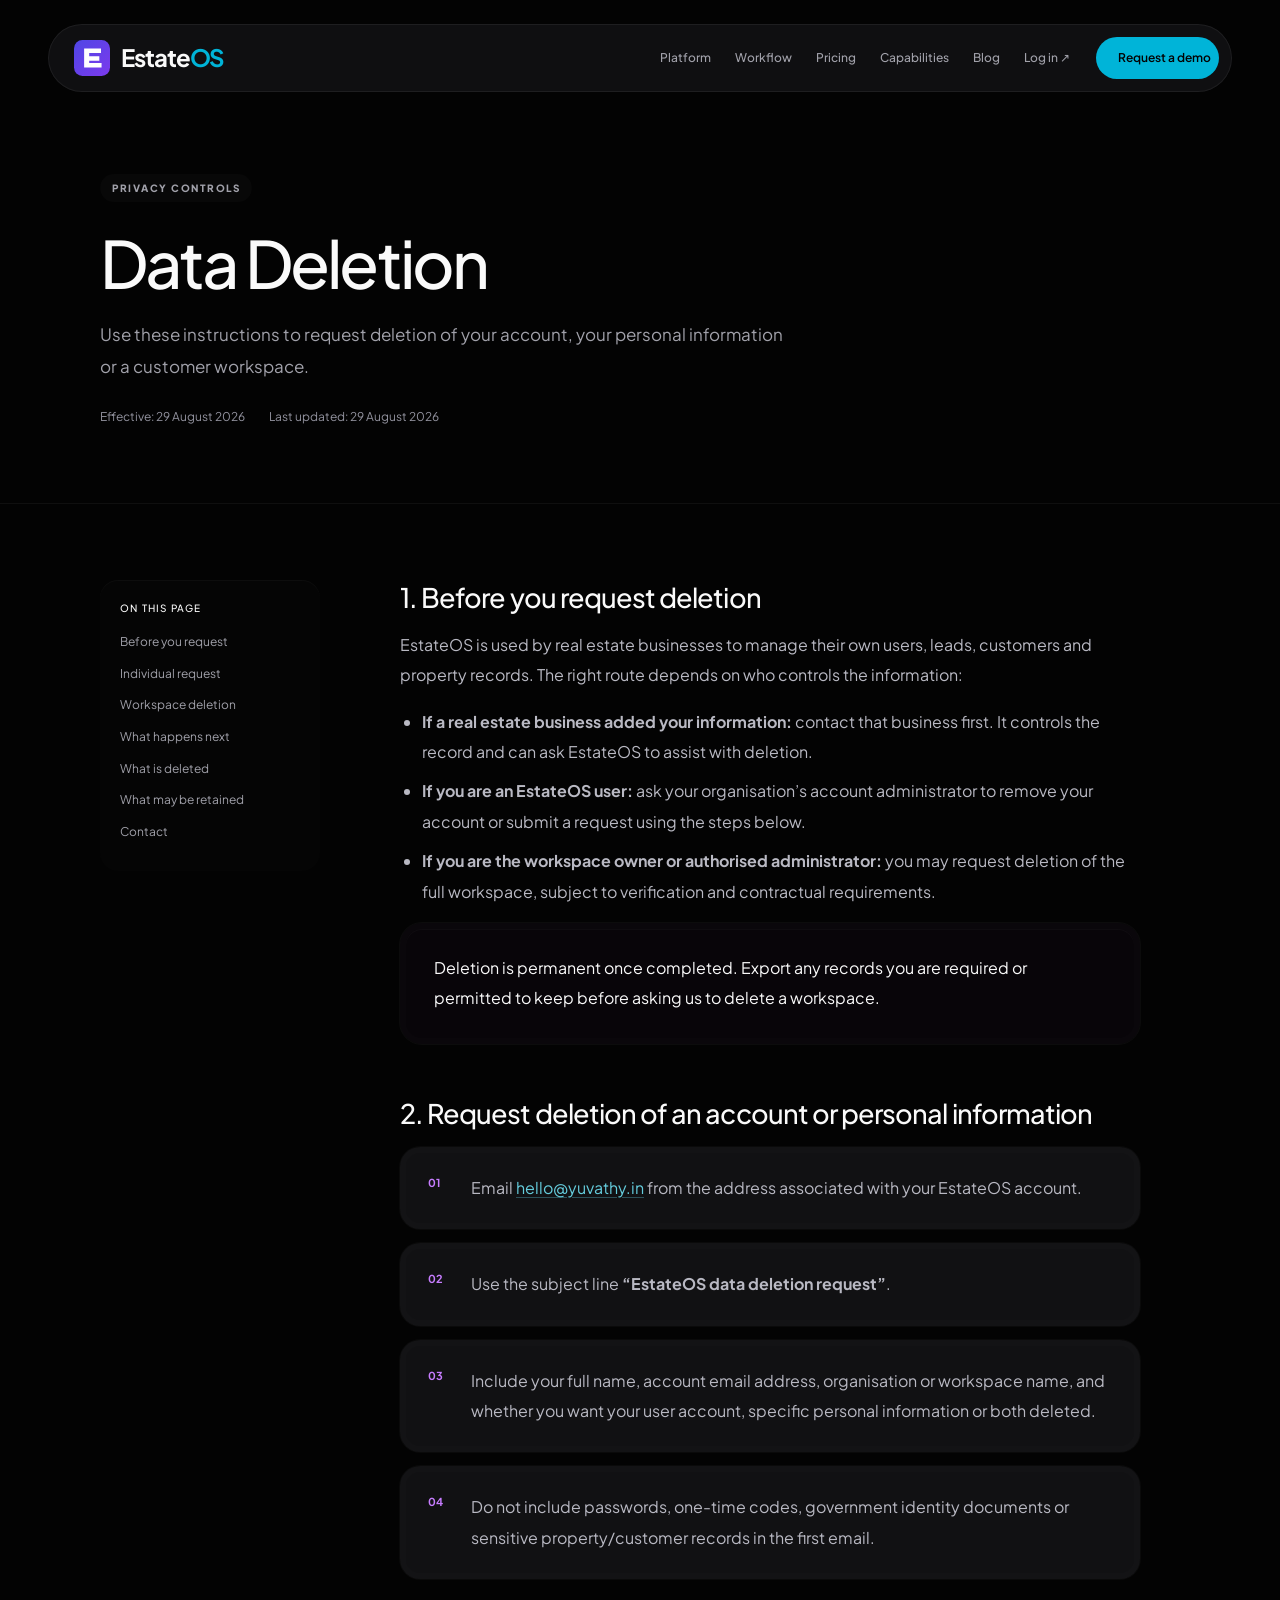
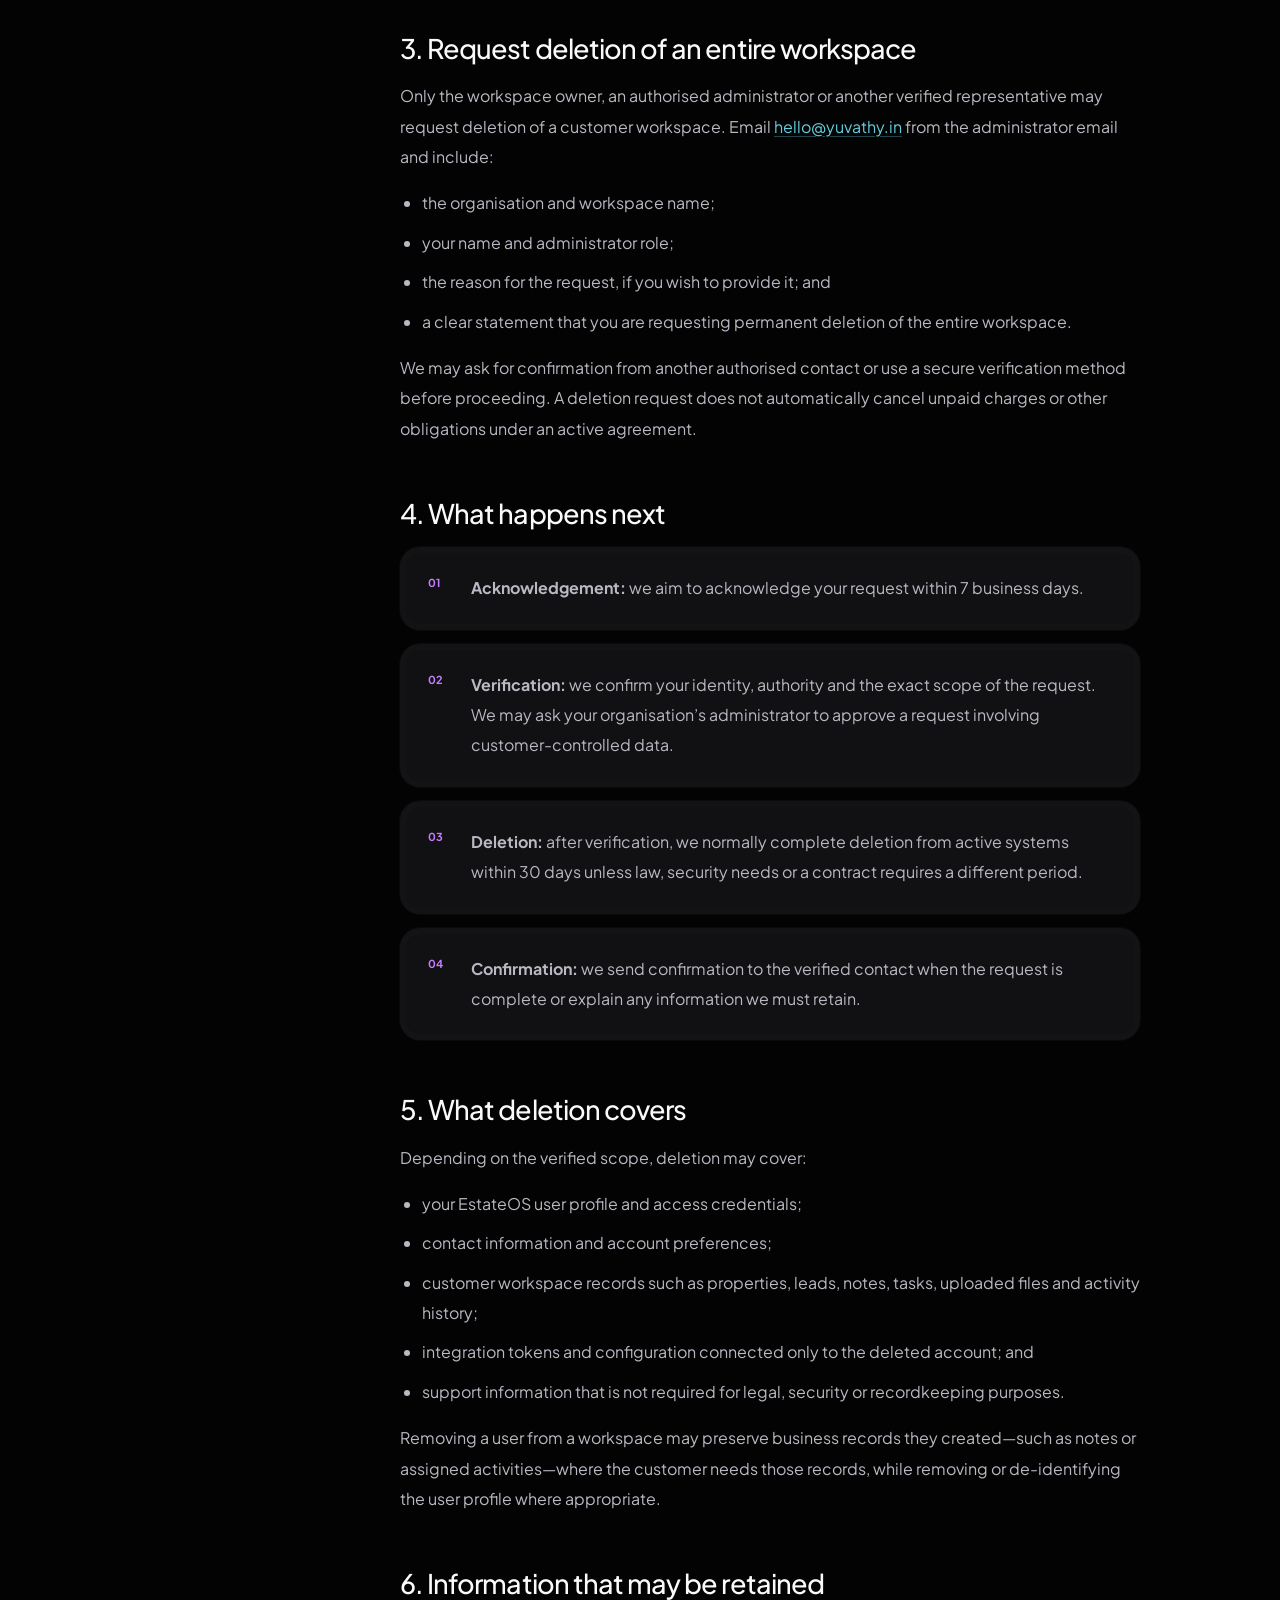
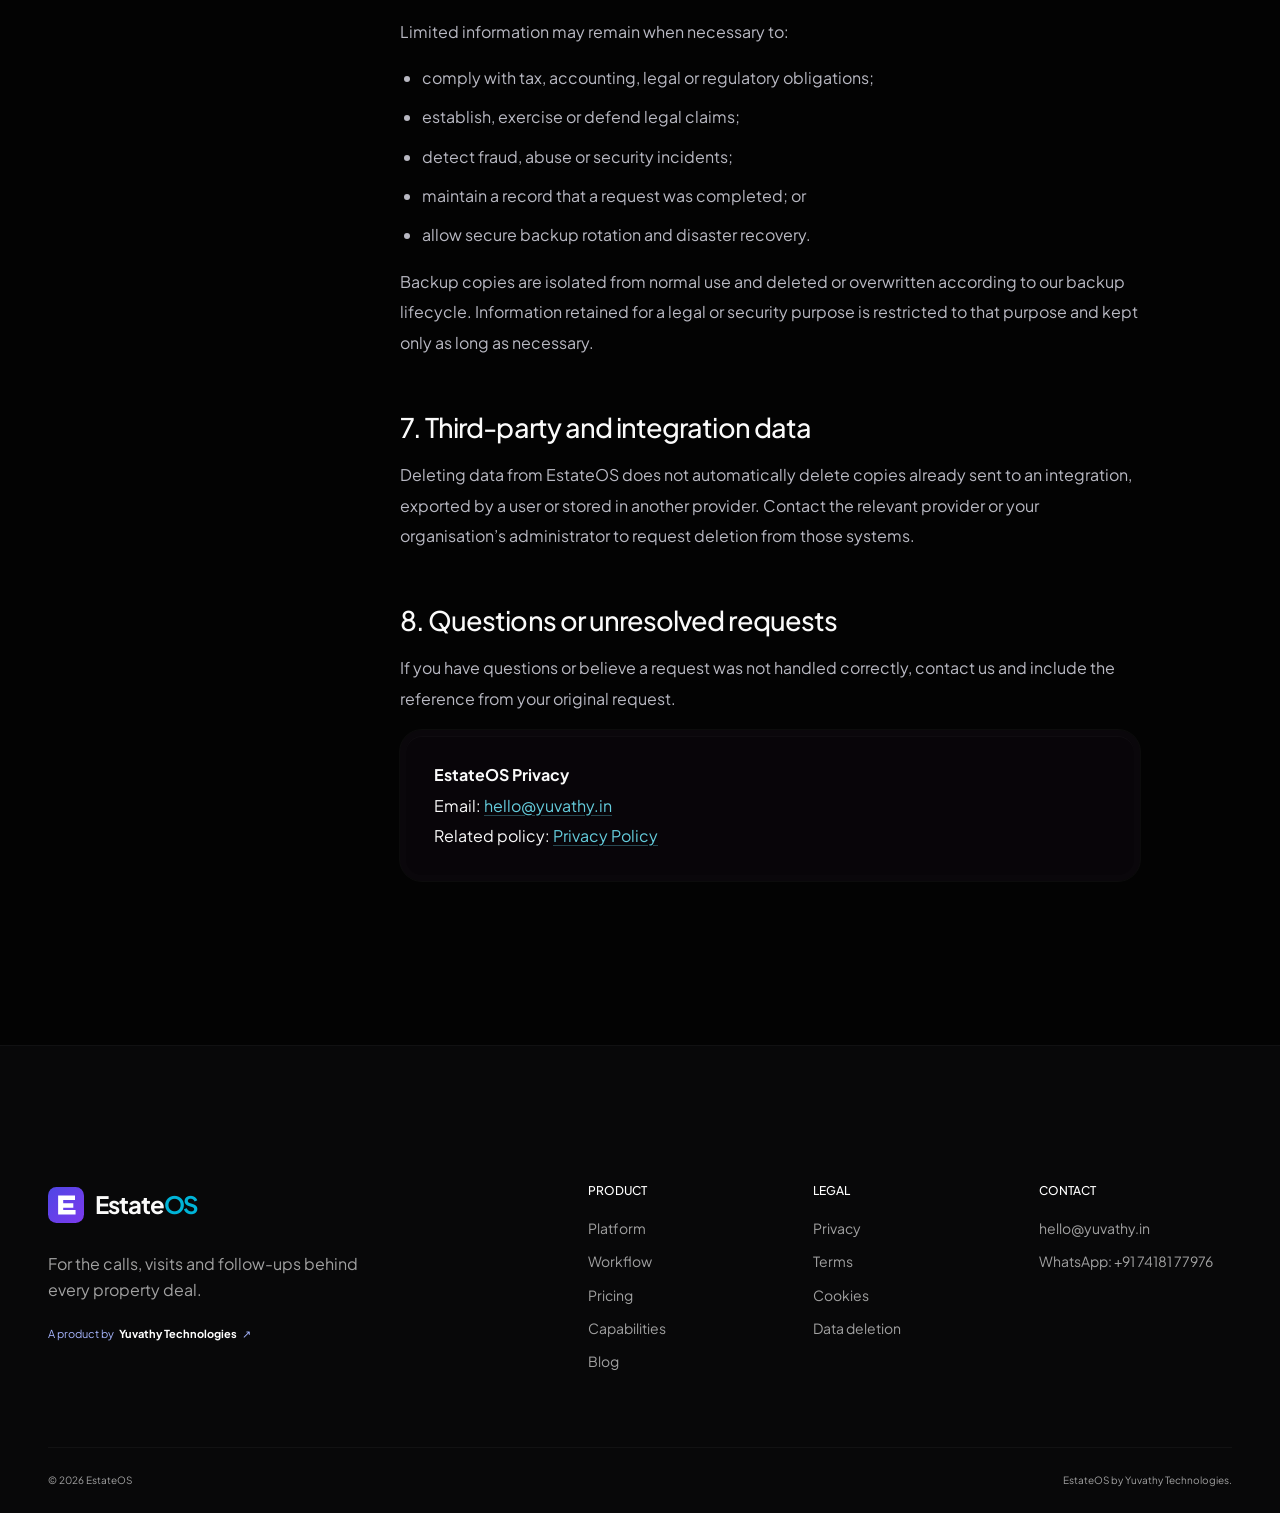
<file: data-deletion/index.html>
<!doctype html>
<html lang="en-IN">
<head>
    <!-- Google tag (gtag.js) -->
    <script async src="https://www.googletagmanager.com/gtag/js?id=G-8HTMG8P2JD"></script>
    <script>
        window.dataLayer = window.dataLayer || [];
        function gtag(){dataLayer.push(arguments);}
        gtag('js', new Date());
        gtag('config', 'G-8HTMG8P2JD');
    </script>
    <meta charset="utf-8">
    <meta name="viewport" content="width=device-width, initial-scale=1">
    <title>Data Deletion Instructions — EstateOS</title>
    <meta name="description" content="How to request deletion of your EstateOS account, personal information or business workspace data.">
    <meta name="robots" content="index, follow"><meta name="theme-color" content="#030303">
    <link rel="canonical" href="https://estateos.yuvathy.in/data-deletion/"><link rel="icon" href="/favicon.svg" type="image/svg+xml">
    <meta property="og:type" content="website"><meta property="og:site_name" content="EstateOS"><meta property="og:title" content="Data Deletion Instructions — EstateOS"><meta property="og:description" content="How to request deletion of EstateOS data."><meta property="og:url" content="https://estateos.yuvathy.in/data-deletion/"><meta property="og:image" content="https://estateos.yuvathy.in/og.png">
    <meta name="twitter:card" content="summary_large_image"><meta name="twitter:title" content="Data Deletion Instructions — EstateOS"><meta name="twitter:description" content="How to request deletion of EstateOS data."><meta name="twitter:image" content="https://estateos.yuvathy.in/og.png">
    <link rel="stylesheet" href="/style.css"><link rel="stylesheet" href="/responsive.css">
    <link rel="preload" href="/assets/fonts/plus-jakarta-sans-latin-variable.woff2" as="font" type="font/woff2" crossorigin>
    <link rel="stylesheet" href="/marketing.css">
    <link rel="stylesheet" href="/pages.css">
</head>
<body class="marketing-page legal-page">
    <a class="skip-link" href="#main">Skip to content</a>
    <header class="site-header" id="site-header">
        <div class="container nav-wrap">
            <a href="/" class="logo" aria-label="EstateOS home"><img class="estateos-mark" src="/favicon.svg" alt="" width="36" height="36"><span class="estateos-wordmark">Estate<span>OS</span></span></a>
            <nav class="main-nav" id="main-nav" aria-label="Primary navigation">
                <a href="/#platform">Platform</a>
                <a href="/#workflow">Workflow</a>
                <a href="/#pricing">Pricing</a>
                <a href="/#capabilities">Capabilities</a>
                <a href="/blog/">Blog</a>
                <a href="https://app.estateos.yuvathy.in/">Log in ↗</a>
            </nav>
            <a href="/#contact" class="button button-small nav-cta">Request a demo</a>
            <button class="menu-button" id="menu-button" type="button" aria-controls="main-nav" aria-expanded="false"><span>Menu</span><i aria-hidden="true"></i></button>
        </div>
    </header>
    <main id="main">
        <header class="legal-hero"><div class="container"><p class="kicker">Privacy controls</p><h1>Data Deletion</h1><p>Use these instructions to request deletion of your account, your personal information or a customer workspace.</p><div class="legal-meta"><span>Effective: 29 August 2026</span><span>Last updated: 29 August 2026</span></div></div></header>
        <div class="legal-layout">
            <nav class="legal-toc" aria-label="On this page"><strong>On this page</strong><a href="#before">Before you request</a><a href="#individual">Individual request</a><a href="#workspace">Workspace deletion</a><a href="#process">What happens next</a><a href="#deleted">What is deleted</a><a href="#retained">What may be retained</a><a href="#contact">Contact</a></nav>
            <article class="legal-content">
                <section id="before"><h2>1. Before you request deletion</h2><p>EstateOS is used by real estate businesses to manage their own users, leads, customers and property records. The right route depends on who controls the information:</p><ul><li><strong>If a real estate business added your information:</strong> contact that business first. It controls the record and can ask EstateOS to assist with deletion.</li><li><strong>If you are an EstateOS user:</strong> ask your organisation’s account administrator to remove your account or submit a request using the steps below.</li><li><strong>If you are the workspace owner or authorised administrator:</strong> you may request deletion of the full workspace, subject to verification and contractual requirements.</li></ul><div class="legal-note">Deletion is permanent once completed. Export any records you are required or permitted to keep before asking us to delete a workspace.</div></section>
                <section id="individual"><h2>2. Request deletion of an account or personal information</h2><ol class="deletion-steps"><li>Email <a href="mailto:hello@yuvathy.in?subject=EstateOS%20data%20deletion%20request">hello@yuvathy.in</a> from the address associated with your EstateOS account.</li><li>Use the subject line <strong>“EstateOS data deletion request”</strong>.</li><li>Include your full name, account email address, organisation or workspace name, and whether you want your user account, specific personal information or both deleted.</li><li>Do not include passwords, one-time codes, government identity documents or sensitive property/customer records in the first email.</li></ol></section>
                <section id="workspace"><h2>3. Request deletion of an entire workspace</h2><p>Only the workspace owner, an authorised administrator or another verified representative may request deletion of a customer workspace. Email <a href="mailto:hello@yuvathy.in?subject=EstateOS%20workspace%20deletion%20request">hello@yuvathy.in</a> from the administrator email and include:</p><ul><li>the organisation and workspace name;</li><li>your name and administrator role;</li><li>the reason for the request, if you wish to provide it; and</li><li>a clear statement that you are requesting permanent deletion of the entire workspace.</li></ul><p>We may ask for confirmation from another authorised contact or use a secure verification method before proceeding. A deletion request does not automatically cancel unpaid charges or other obligations under an active agreement.</p></section>
                <section id="process"><h2>4. What happens next</h2><ol class="deletion-steps"><li><strong>Acknowledgement:</strong> we aim to acknowledge your request within 7 business days.</li><li><strong>Verification:</strong> we confirm your identity, authority and the exact scope of the request. We may ask your organisation’s administrator to approve a request involving customer-controlled data.</li><li><strong>Deletion:</strong> after verification, we normally complete deletion from active systems within 30 days unless law, security needs or a contract requires a different period.</li><li><strong>Confirmation:</strong> we send confirmation to the verified contact when the request is complete or explain any information we must retain.</li></ol></section>
                <section id="deleted"><h2>5. What deletion covers</h2><p>Depending on the verified scope, deletion may cover:</p><ul><li>your EstateOS user profile and access credentials;</li><li>contact information and account preferences;</li><li>customer workspace records such as properties, leads, notes, tasks, uploaded files and activity history;</li><li>integration tokens and configuration connected only to the deleted account; and</li><li>support information that is not required for legal, security or recordkeeping purposes.</li></ul><p>Removing a user from a workspace may preserve business records they created—such as notes or assigned activities—where the customer needs those records, while removing or de-identifying the user profile where appropriate.</p></section>
                <section id="retained"><h2>6. Information that may be retained</h2><p>Limited information may remain when necessary to:</p><ul><li>comply with tax, accounting, legal or regulatory obligations;</li><li>establish, exercise or defend legal claims;</li><li>detect fraud, abuse or security incidents;</li><li>maintain a record that a request was completed; or</li><li>allow secure backup rotation and disaster recovery.</li></ul><p>Backup copies are isolated from normal use and deleted or overwritten according to our backup lifecycle. Information retained for a legal or security purpose is restricted to that purpose and kept only as long as necessary.</p></section>
                <section id="third-party"><h2>7. Third-party and integration data</h2><p>Deleting data from EstateOS does not automatically delete copies already sent to an integration, exported by a user or stored in another provider. Contact the relevant provider or your organisation’s administrator to request deletion from those systems.</p></section>
                <section id="contact"><h2>8. Questions or unresolved requests</h2><p>If you have questions or believe a request was not handled correctly, contact us and include the reference from your original request.</p><div class="legal-note"><strong>EstateOS Privacy</strong><br>Email: <a href="mailto:hello@yuvathy.in?subject=EstateOS%20data%20deletion%20request">hello@yuvathy.in</a><br>Related policy: <a href="/privacy/">Privacy Policy</a></div></section>
            </article>
        </div>
    </main>
    <footer class="site-footer">
        <div class="container footer-top">
            <div>
                <a href="/" class="logo logo-light" aria-label="EstateOS home"><img class="estateos-mark" src="/favicon.svg" alt="" width="36" height="36"><span class="estateos-wordmark">Estate<span>OS</span></span></a>
                <p>For the calls, visits and follow-ups behind every property deal.</p>
                <a class="footer-company" href="https://yuvathy.in/" target="_blank" rel="noopener noreferrer">A product by <strong>Yuvathy Technologies</strong> <span aria-hidden="true">&nearr;</span></a>
            </div>
            <div class="footer-links">
                <div><h2>Product</h2><a href="/#platform">Platform</a><a href="/#workflow">Workflow</a><a href="/#pricing">Pricing</a><a href="/#capabilities">Capabilities</a><a href="/blog/">Blog</a></div>
                <div><h2>Legal</h2><a href="/privacy/">Privacy</a><a href="/terms/">Terms</a><a href="/cookies/">Cookies</a><a href="/data-deletion/">Data deletion</a></div>
                <div><h2>Contact</h2><a href="mailto:hello@yuvathy.in">hello@yuvathy.in</a><a href="https://wa.me/917418177976?text=Hi%20EstateOS%20team%2C%20I%27d%20like%20to%20know%20more%20about%20EstateOS." target="_blank" rel="noopener noreferrer">WhatsApp: +91 74181 77976</a></div>
            </div>
        </div>
        <div class="container footer-bottom"><span>&copy; <span id="year">2026</span> EstateOS</span><span>EstateOS by Yuvathy Technologies.</span></div>
    </footer>
    <script src="/main.js" defer></script>
</body>
</html>
</file>
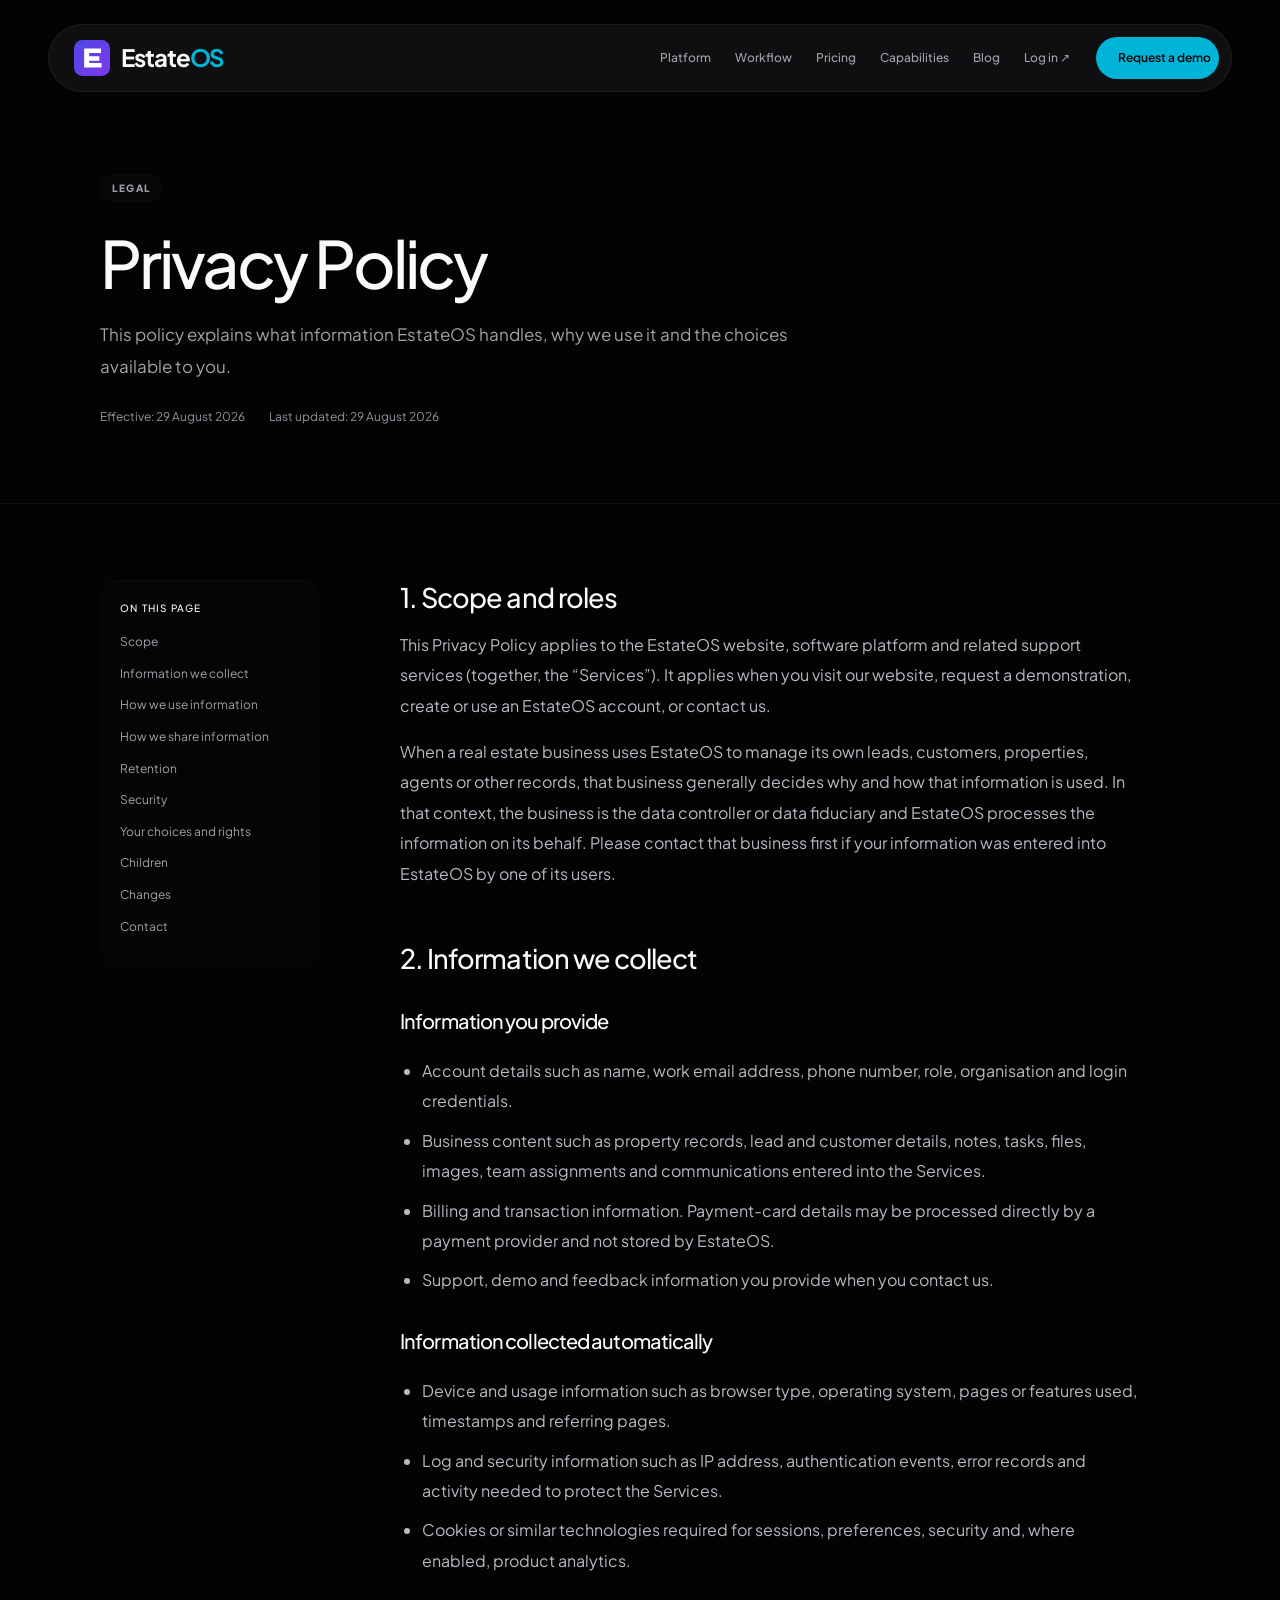
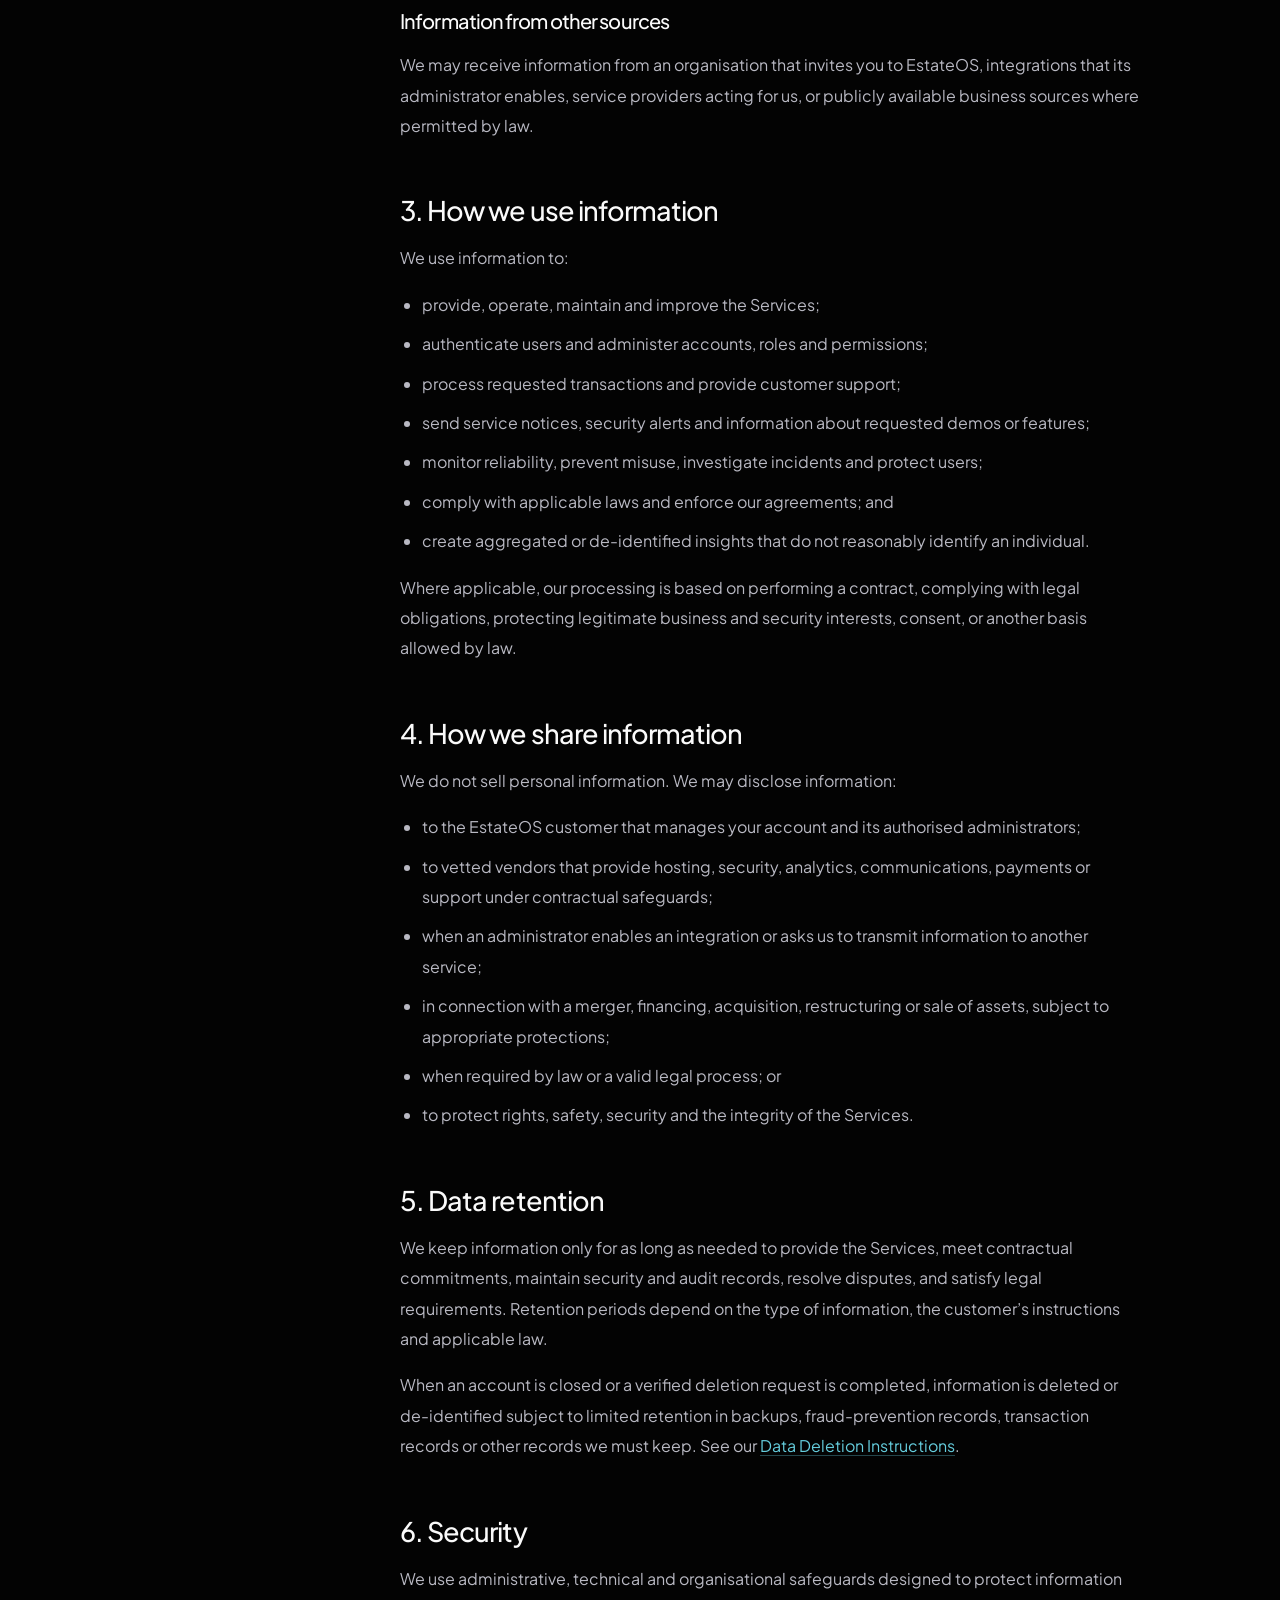
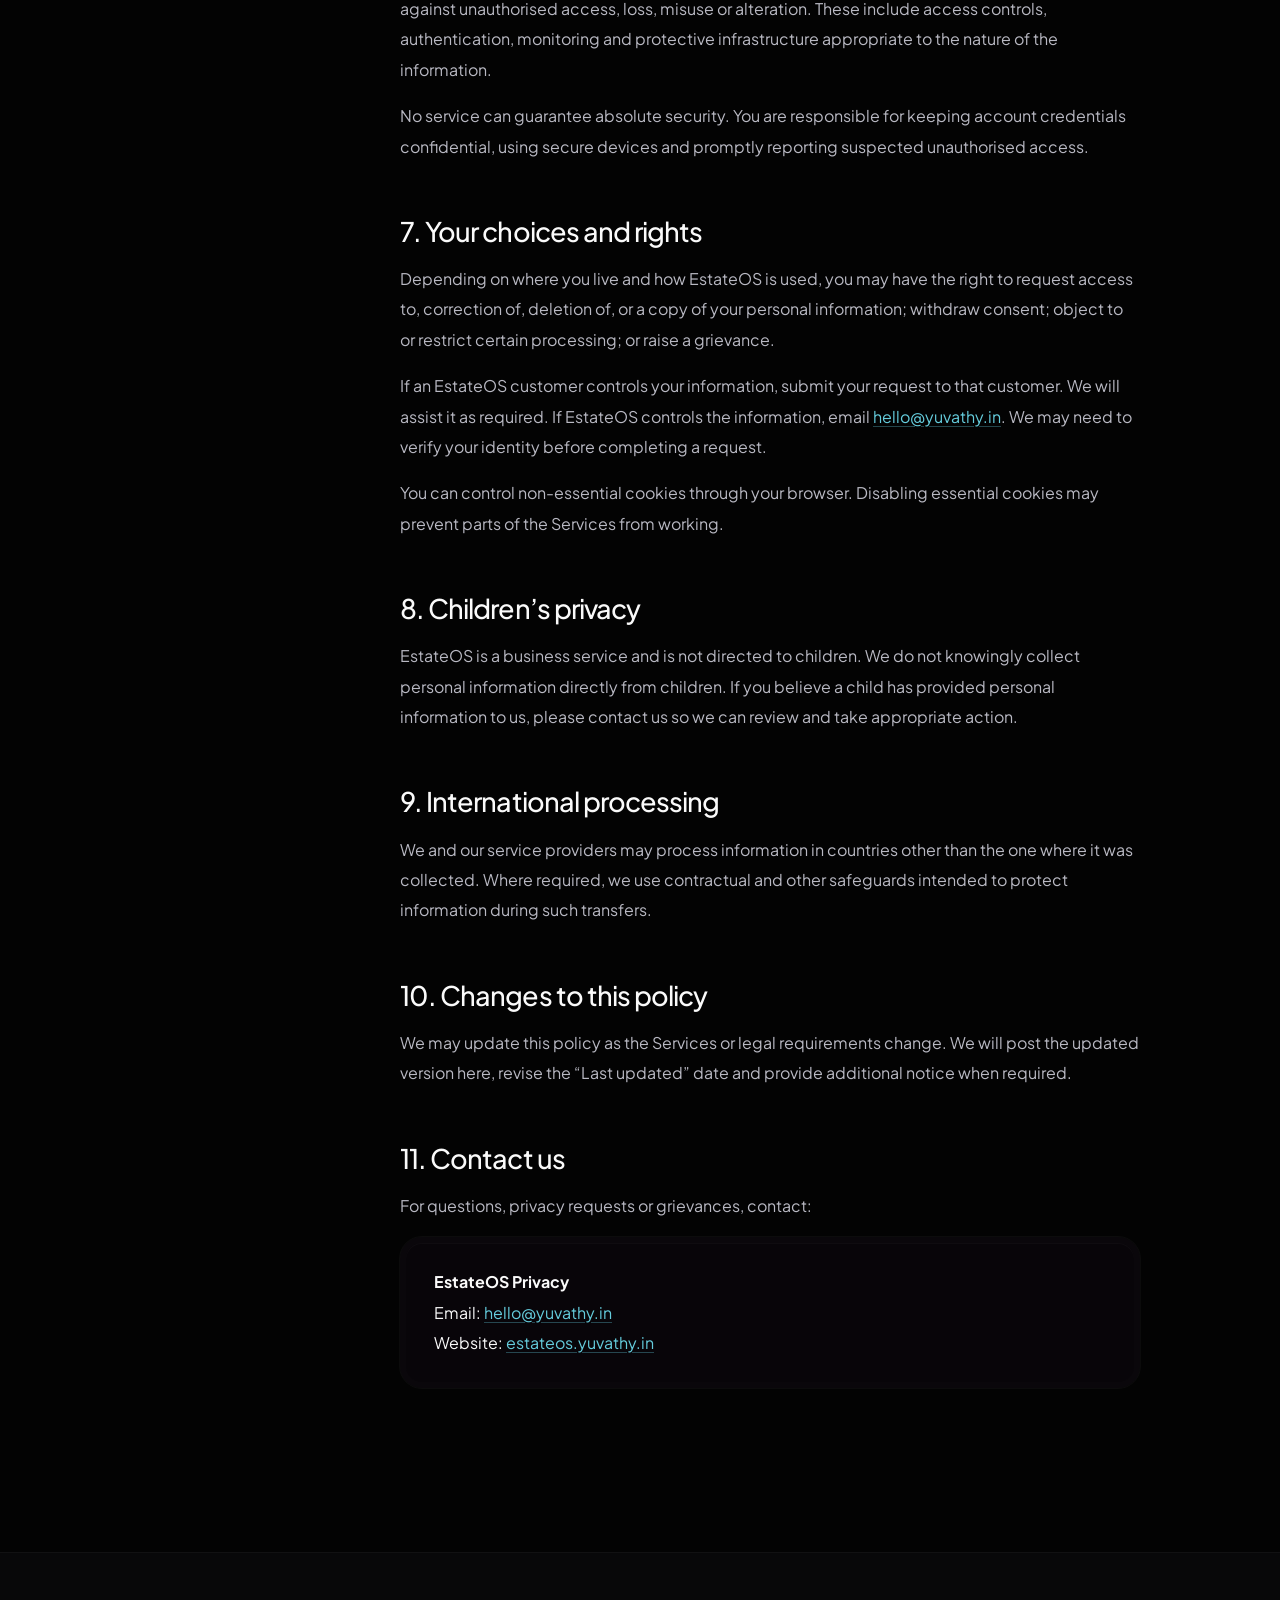
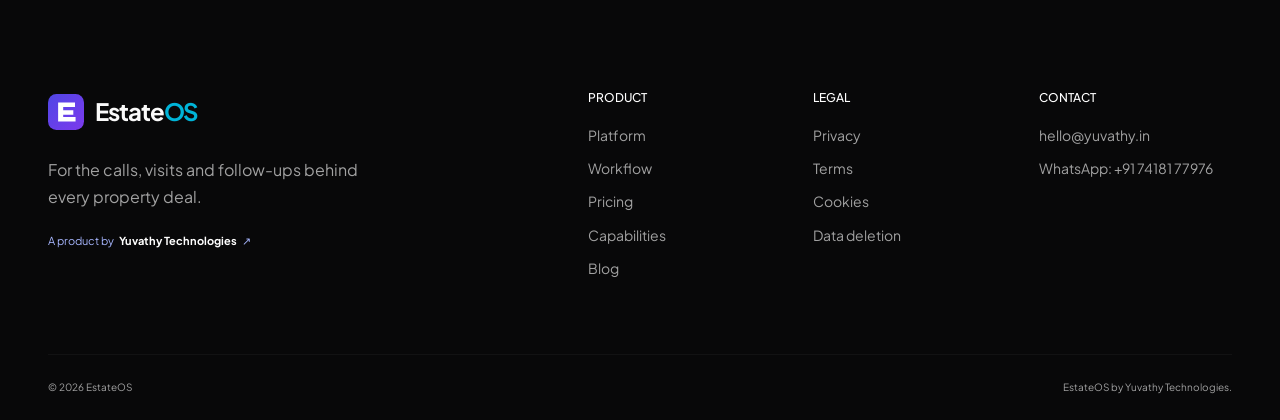
<file: privacy/index.html>
<!doctype html>
<html lang="en-IN">
<head>
    <!-- Google tag (gtag.js) -->
    <script async src="https://www.googletagmanager.com/gtag/js?id=G-8HTMG8P2JD"></script>
    <script>
        window.dataLayer = window.dataLayer || [];
        function gtag(){dataLayer.push(arguments);}
        gtag('js', new Date());
        gtag('config', 'G-8HTMG8P2JD');
    </script>
    <meta charset="utf-8">
    <meta name="viewport" content="width=device-width, initial-scale=1">
    <title>Privacy Policy — EstateOS</title>
    <meta name="description" content="Learn how EstateOS collects, uses, stores and protects personal information across its real estate software platform.">
    <meta name="robots" content="index, follow">
    <meta name="theme-color" content="#030303">
    <link rel="canonical" href="https://estateos.yuvathy.in/privacy/">
    <link rel="icon" href="/favicon.svg" type="image/svg+xml">
    <meta property="og:type" content="website"><meta property="og:site_name" content="EstateOS"><meta property="og:title" content="Privacy Policy — EstateOS"><meta property="og:description" content="How EstateOS collects, uses, stores and protects personal information."><meta property="og:url" content="https://estateos.yuvathy.in/privacy/"><meta property="og:image" content="https://estateos.yuvathy.in/og.png">
    <meta name="twitter:card" content="summary_large_image"><meta name="twitter:title" content="Privacy Policy — EstateOS"><meta name="twitter:description" content="How EstateOS collects, uses, stores and protects personal information."><meta name="twitter:image" content="https://estateos.yuvathy.in/og.png">
    <link rel="stylesheet" href="/style.css"><link rel="stylesheet" href="/responsive.css">
    <link rel="preload" href="/assets/fonts/plus-jakarta-sans-latin-variable.woff2" as="font" type="font/woff2" crossorigin>
    <link rel="stylesheet" href="/marketing.css">
    <link rel="stylesheet" href="/pages.css">
</head>
<body class="marketing-page legal-page">
    <a class="skip-link" href="#main">Skip to content</a>
    <header class="site-header" id="site-header">
        <div class="container nav-wrap">
            <a href="/" class="logo" aria-label="EstateOS home"><img class="estateos-mark" src="/favicon.svg" alt="" width="36" height="36"><span class="estateos-wordmark">Estate<span>OS</span></span></a>
            <nav class="main-nav" id="main-nav" aria-label="Primary navigation">
                <a href="/#platform">Platform</a>
                <a href="/#workflow">Workflow</a>
                <a href="/#pricing">Pricing</a>
                <a href="/#capabilities">Capabilities</a>
                <a href="/blog/">Blog</a>
                <a href="https://app.estateos.yuvathy.in/">Log in ↗</a>
            </nav>
            <a href="/#contact" class="button button-small nav-cta">Request a demo</a>
            <button class="menu-button" id="menu-button" type="button" aria-controls="main-nav" aria-expanded="false"><span>Menu</span><i aria-hidden="true"></i></button>
        </div>
    </header>
    <main id="main">
        <header class="legal-hero"><div class="container"><p class="kicker">Legal</p><h1>Privacy Policy</h1><p>This policy explains what information EstateOS handles, why we use it and the choices available to you.</p><div class="legal-meta"><span>Effective: 29 August 2026</span><span>Last updated: 29 August 2026</span></div></div></header>
        <div class="legal-layout">
            <nav class="legal-toc" aria-label="On this page"><strong>On this page</strong><a href="#scope">Scope</a><a href="#information">Information we collect</a><a href="#use">How we use information</a><a href="#sharing">How we share information</a><a href="#retention">Retention</a><a href="#security">Security</a><a href="#rights">Your choices and rights</a><a href="#children">Children</a><a href="#changes">Changes</a><a href="#contact">Contact</a></nav>
            <article class="legal-content">
                <section id="scope"><h2>1. Scope and roles</h2><p>This Privacy Policy applies to the EstateOS website, software platform and related support services (together, the “Services”). It applies when you visit our website, request a demonstration, create or use an EstateOS account, or contact us.</p><p>When a real estate business uses EstateOS to manage its own leads, customers, properties, agents or other records, that business generally decides why and how that information is used. In that context, the business is the data controller or data fiduciary and EstateOS processes the information on its behalf. Please contact that business first if your information was entered into EstateOS by one of its users.</p></section>
                <section id="information"><h2>2. Information we collect</h2><h3>Information you provide</h3><ul><li>Account details such as name, work email address, phone number, role, organisation and login credentials.</li><li>Business content such as property records, lead and customer details, notes, tasks, files, images, team assignments and communications entered into the Services.</li><li>Billing and transaction information. Payment-card details may be processed directly by a payment provider and not stored by EstateOS.</li><li>Support, demo and feedback information you provide when you contact us.</li></ul><h3>Information collected automatically</h3><ul><li>Device and usage information such as browser type, operating system, pages or features used, timestamps and referring pages.</li><li>Log and security information such as IP address, authentication events, error records and activity needed to protect the Services.</li><li>Cookies or similar technologies required for sessions, preferences, security and, where enabled, product analytics.</li></ul><h3>Information from other sources</h3><p>We may receive information from an organisation that invites you to EstateOS, integrations that its administrator enables, service providers acting for us, or publicly available business sources where permitted by law.</p></section>
                <section id="use"><h2>3. How we use information</h2><p>We use information to:</p><ul><li>provide, operate, maintain and improve the Services;</li><li>authenticate users and administer accounts, roles and permissions;</li><li>process requested transactions and provide customer support;</li><li>send service notices, security alerts and information about requested demos or features;</li><li>monitor reliability, prevent misuse, investigate incidents and protect users;</li><li>comply with applicable laws and enforce our agreements; and</li><li>create aggregated or de-identified insights that do not reasonably identify an individual.</li></ul><p>Where applicable, our processing is based on performing a contract, complying with legal obligations, protecting legitimate business and security interests, consent, or another basis allowed by law.</p></section>
                <section id="sharing"><h2>4. How we share information</h2><p>We do not sell personal information. We may disclose information:</p><ul><li>to the EstateOS customer that manages your account and its authorised administrators;</li><li>to vetted vendors that provide hosting, security, analytics, communications, payments or support under contractual safeguards;</li><li>when an administrator enables an integration or asks us to transmit information to another service;</li><li>in connection with a merger, financing, acquisition, restructuring or sale of assets, subject to appropriate protections;</li><li>when required by law or a valid legal process; or</li><li>to protect rights, safety, security and the integrity of the Services.</li></ul></section>
                <section id="retention"><h2>5. Data retention</h2><p>We keep information only for as long as needed to provide the Services, meet contractual commitments, maintain security and audit records, resolve disputes, and satisfy legal requirements. Retention periods depend on the type of information, the customer’s instructions and applicable law.</p><p>When an account is closed or a verified deletion request is completed, information is deleted or de-identified subject to limited retention in backups, fraud-prevention records, transaction records or other records we must keep. See our <a href="/data-deletion/">Data Deletion Instructions</a>.</p></section>
                <section id="security"><h2>6. Security</h2><p>We use administrative, technical and organisational safeguards designed to protect information against unauthorised access, loss, misuse or alteration. These include access controls, authentication, monitoring and protective infrastructure appropriate to the nature of the information.</p><p>No service can guarantee absolute security. You are responsible for keeping account credentials confidential, using secure devices and promptly reporting suspected unauthorised access.</p></section>
                <section id="rights"><h2>7. Your choices and rights</h2><p>Depending on where you live and how EstateOS is used, you may have the right to request access to, correction of, deletion of, or a copy of your personal information; withdraw consent; object to or restrict certain processing; or raise a grievance.</p><p>If an EstateOS customer controls your information, submit your request to that customer. We will assist it as required. If EstateOS controls the information, email <a href="mailto:hello@yuvathy.in?subject=EstateOS%20privacy%20request">hello@yuvathy.in</a>. We may need to verify your identity before completing a request.</p><p>You can control non-essential cookies through your browser. Disabling essential cookies may prevent parts of the Services from working.</p></section>
                <section id="children"><h2>8. Children’s privacy</h2><p>EstateOS is a business service and is not directed to children. We do not knowingly collect personal information directly from children. If you believe a child has provided personal information to us, please contact us so we can review and take appropriate action.</p></section>
                <section id="transfers"><h2>9. International processing</h2><p>We and our service providers may process information in countries other than the one where it was collected. Where required, we use contractual and other safeguards intended to protect information during such transfers.</p></section>
                <section id="changes"><h2>10. Changes to this policy</h2><p>We may update this policy as the Services or legal requirements change. We will post the updated version here, revise the “Last updated” date and provide additional notice when required.</p></section>
                <section id="contact"><h2>11. Contact us</h2><p>For questions, privacy requests or grievances, contact:</p><div class="legal-note"><strong>EstateOS Privacy</strong><br>Email: <a href="mailto:hello@yuvathy.in?subject=EstateOS%20privacy%20request">hello@yuvathy.in</a><br>Website: <a href="https://estateos.yuvathy.in/">estateos.yuvathy.in</a></div></section>
            </article>
        </div>
    </main>
    <footer class="site-footer">
        <div class="container footer-top">
            <div>
                <a href="/" class="logo logo-light" aria-label="EstateOS home"><img class="estateos-mark" src="/favicon.svg" alt="" width="36" height="36"><span class="estateos-wordmark">Estate<span>OS</span></span></a>
                <p>For the calls, visits and follow-ups behind every property deal.</p>
                <a class="footer-company" href="https://yuvathy.in/" target="_blank" rel="noopener noreferrer">A product by <strong>Yuvathy Technologies</strong> <span aria-hidden="true">&nearr;</span></a>
            </div>
            <div class="footer-links">
                <div><h2>Product</h2><a href="/#platform">Platform</a><a href="/#workflow">Workflow</a><a href="/#pricing">Pricing</a><a href="/#capabilities">Capabilities</a><a href="/blog/">Blog</a></div>
                <div><h2>Legal</h2><a href="/privacy/">Privacy</a><a href="/terms/">Terms</a><a href="/cookies/">Cookies</a><a href="/data-deletion/">Data deletion</a></div>
                <div><h2>Contact</h2><a href="mailto:hello@yuvathy.in">hello@yuvathy.in</a><a href="https://wa.me/917418177976?text=Hi%20EstateOS%20team%2C%20I%27d%20like%20to%20know%20more%20about%20EstateOS." target="_blank" rel="noopener noreferrer">WhatsApp: +91 74181 77976</a></div>
            </div>
        </div>
        <div class="container footer-bottom"><span>&copy; <span id="year">2026</span> EstateOS</span><span>EstateOS by Yuvathy Technologies.</span></div>
    </footer>
    <script src="/main.js" defer></script>
</body>
</html>
</file>
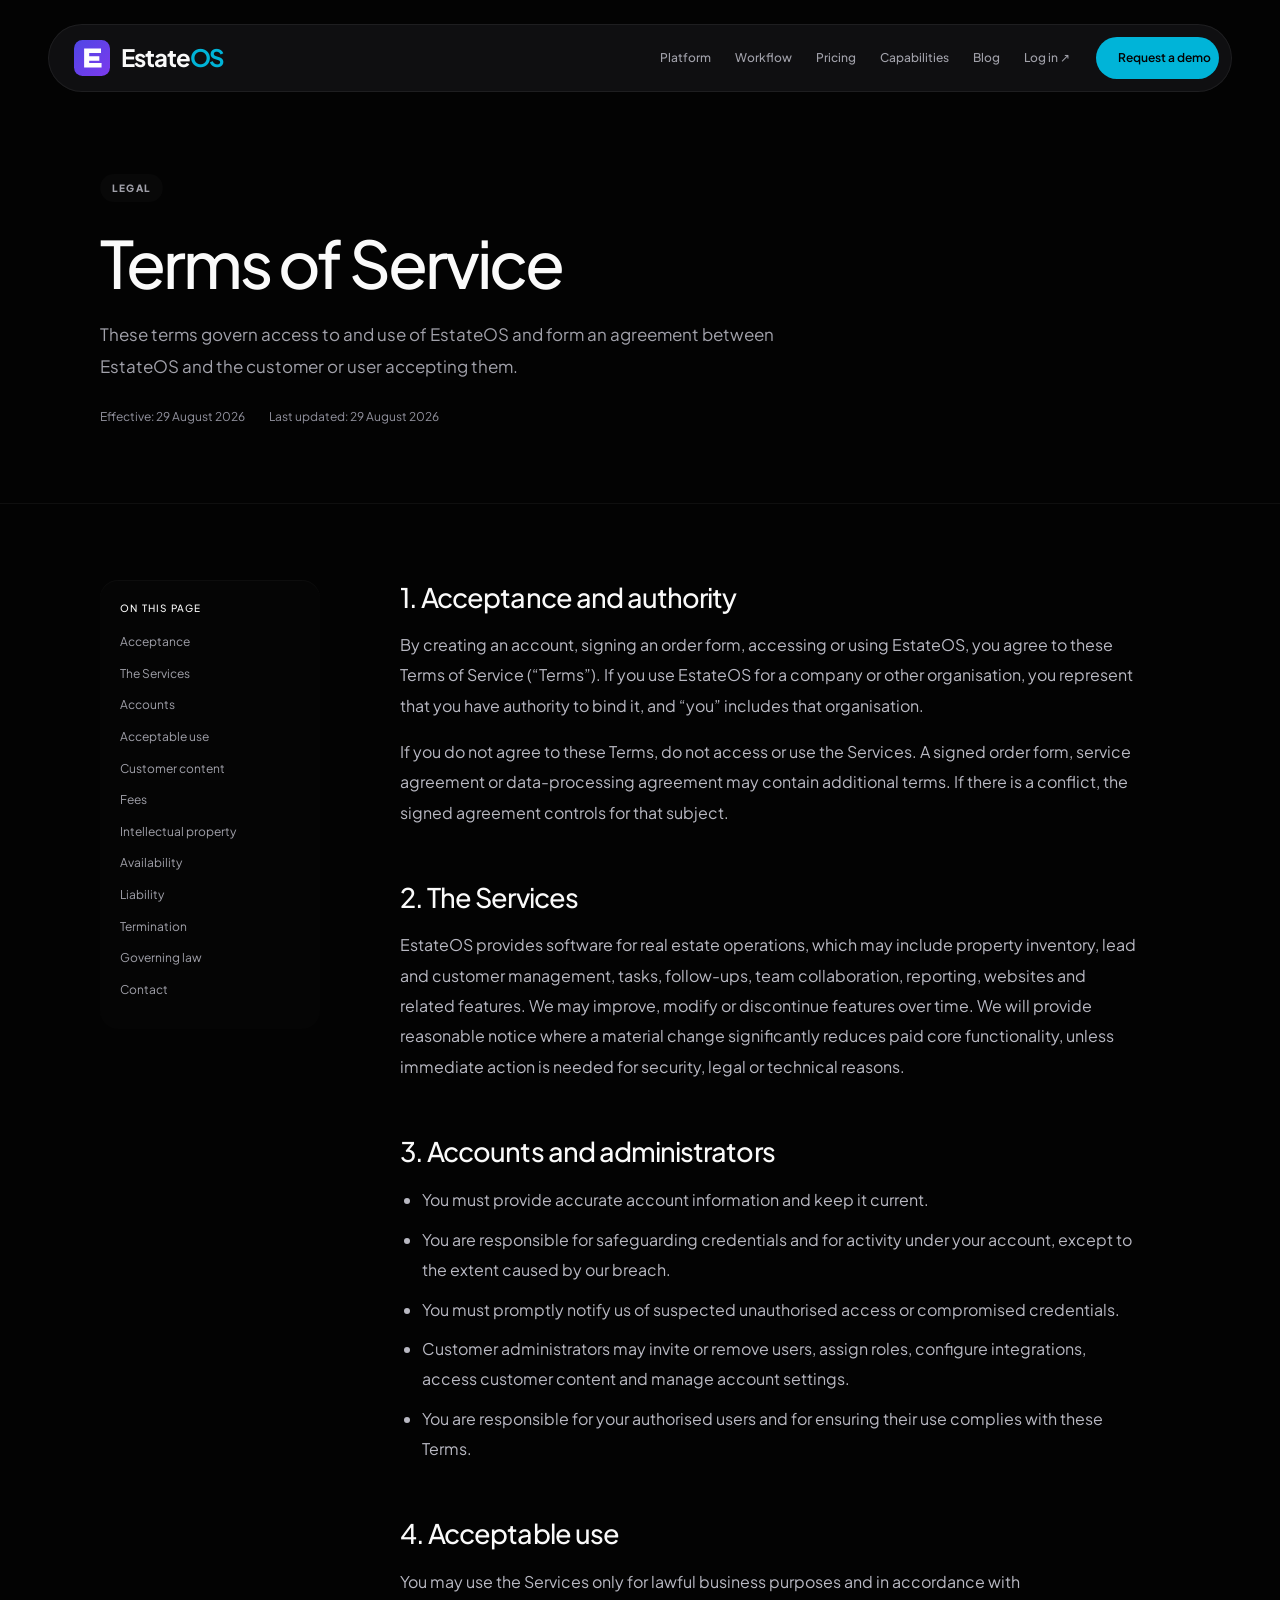
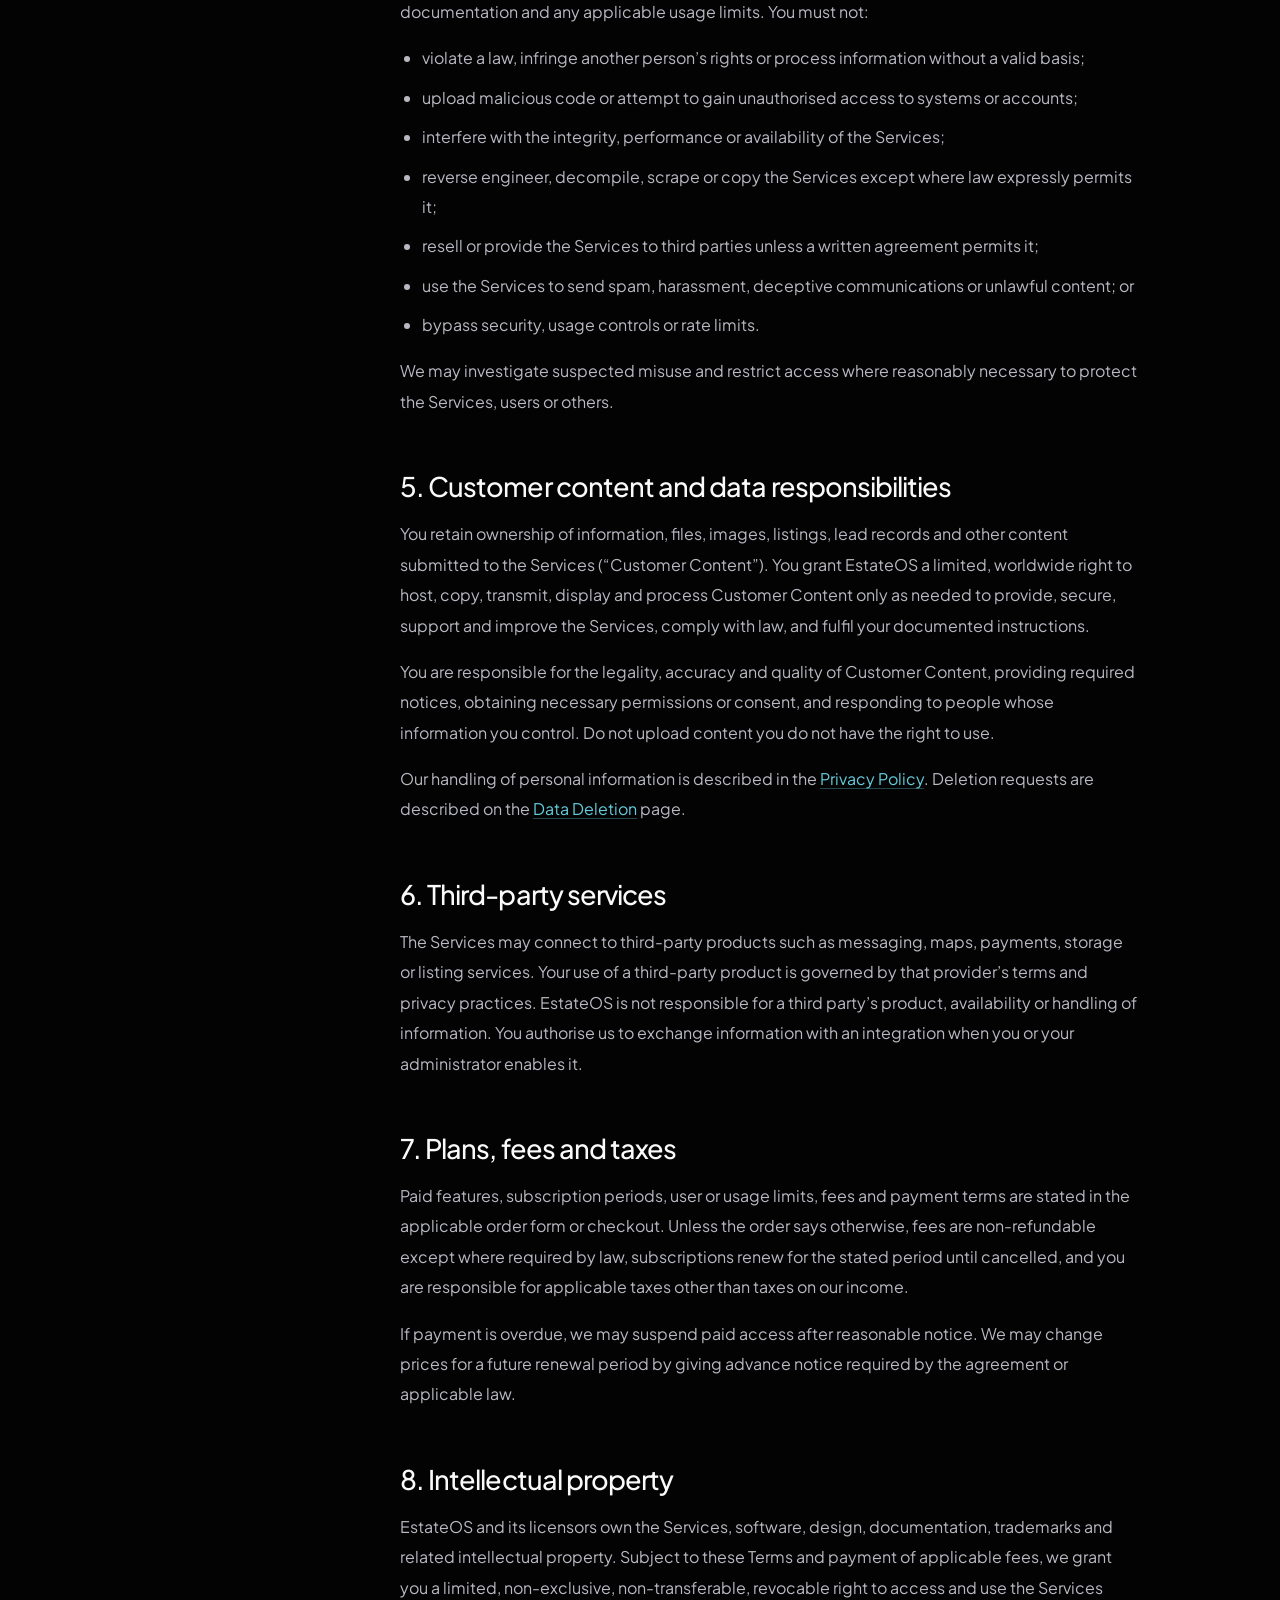
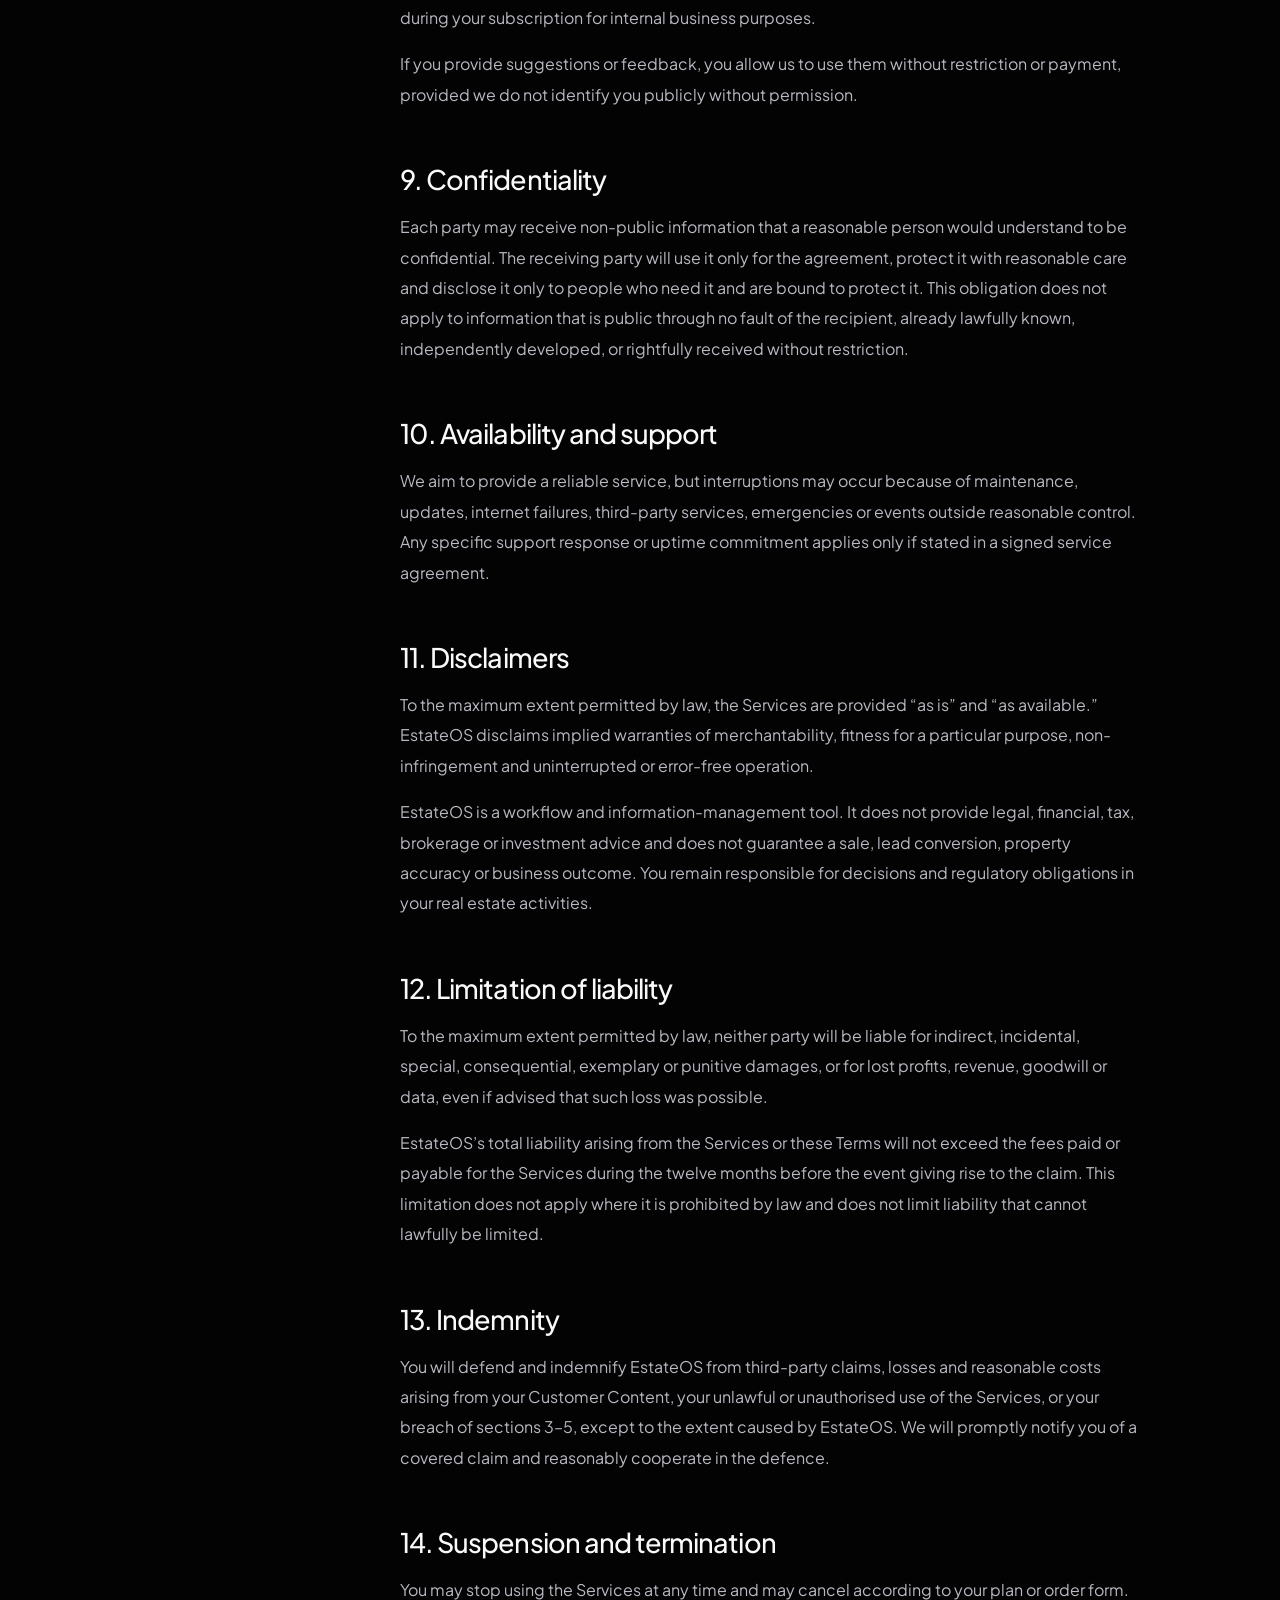
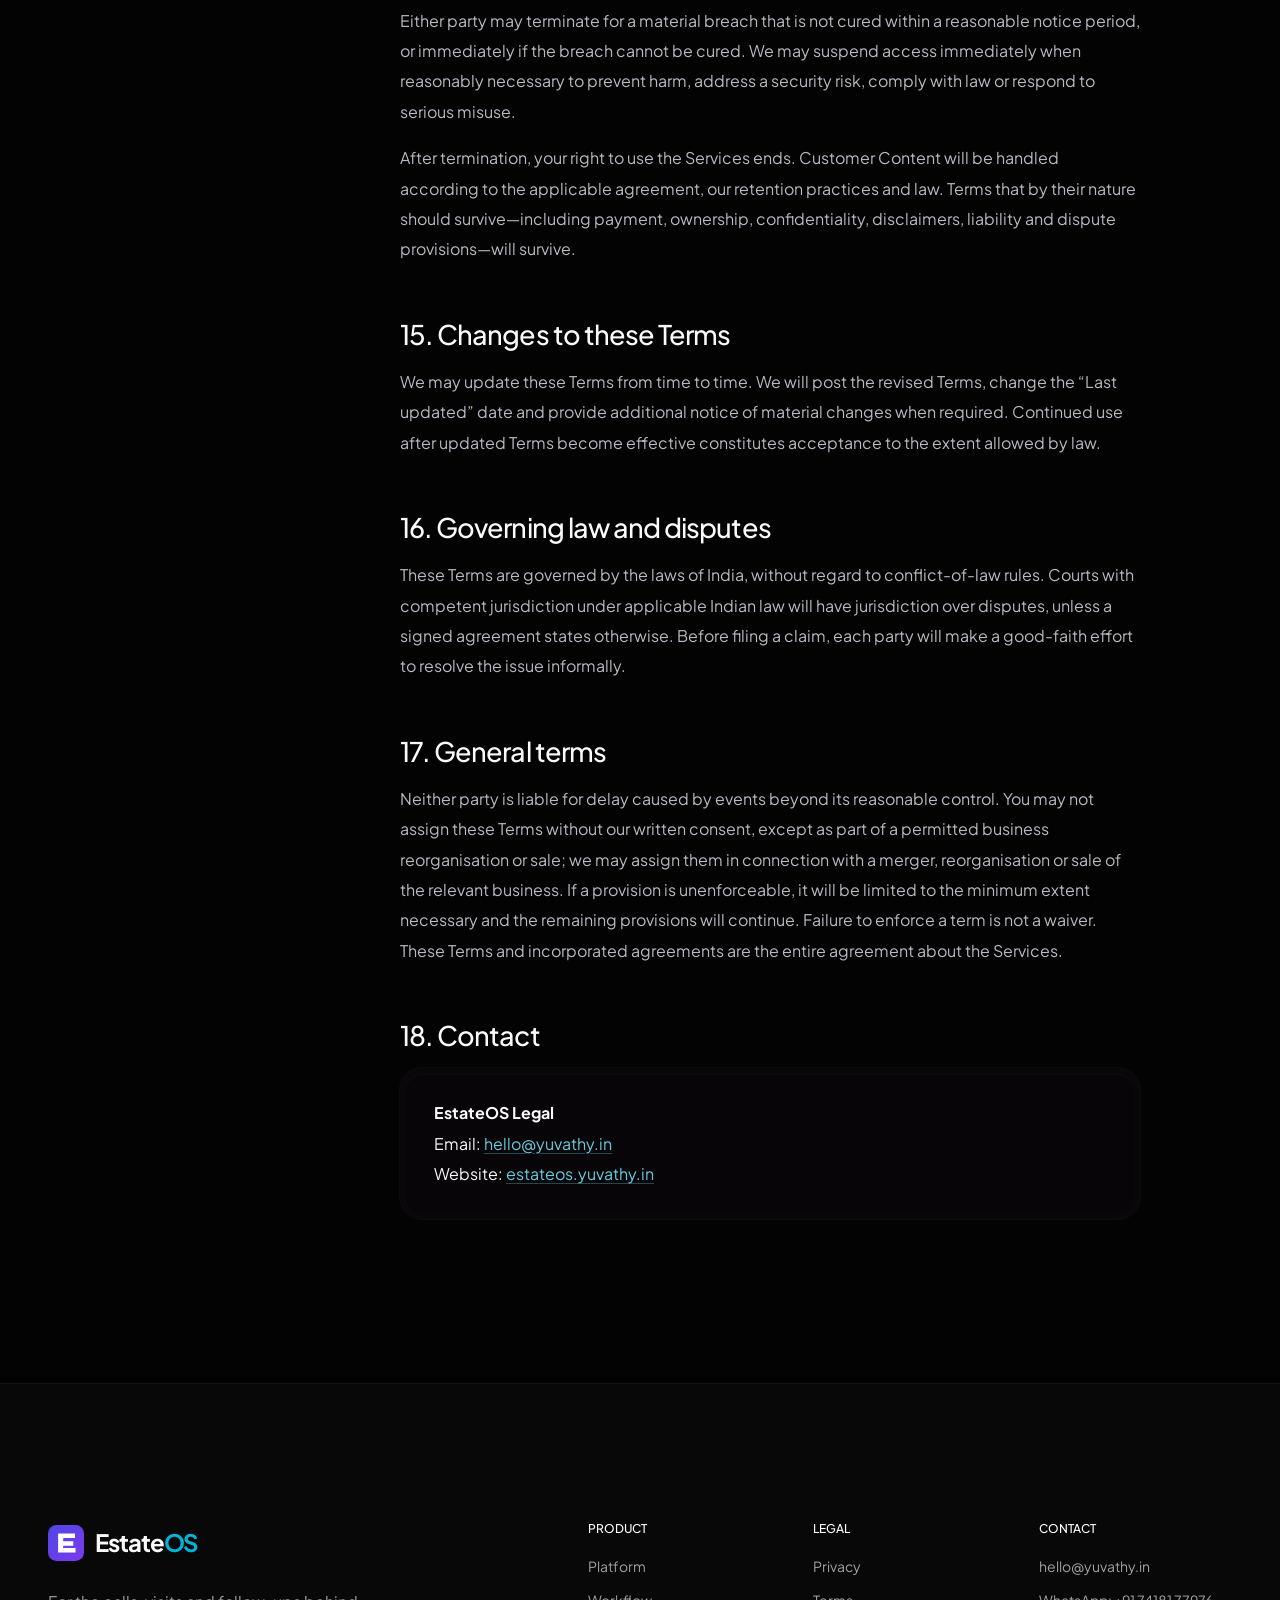
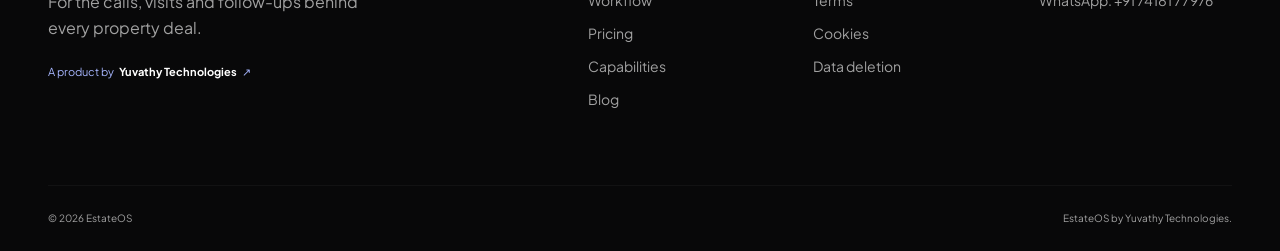
<file: terms/index.html>
<!doctype html>
<html lang="en-IN">
<head>
    <!-- Google tag (gtag.js) -->
    <script async src="https://www.googletagmanager.com/gtag/js?id=G-8HTMG8P2JD"></script>
    <script>
        window.dataLayer = window.dataLayer || [];
        function gtag(){dataLayer.push(arguments);}
        gtag('js', new Date());
        gtag('config', 'G-8HTMG8P2JD');
    </script>
    <meta charset="utf-8">
    <meta name="viewport" content="width=device-width, initial-scale=1">
    <title>Terms of Service — EstateOS</title>
    <meta name="description" content="The terms governing access to and use of the EstateOS real estate software platform and related services.">
    <meta name="robots" content="index, follow"><meta name="theme-color" content="#030303">
    <link rel="canonical" href="https://estateos.yuvathy.in/terms/"><link rel="icon" href="/favicon.svg" type="image/svg+xml">
    <meta property="og:type" content="website"><meta property="og:site_name" content="EstateOS"><meta property="og:title" content="Terms of Service — EstateOS"><meta property="og:description" content="Terms governing access to and use of EstateOS."><meta property="og:url" content="https://estateos.yuvathy.in/terms/"><meta property="og:image" content="https://estateos.yuvathy.in/og.png">
    <meta name="twitter:card" content="summary_large_image"><meta name="twitter:title" content="Terms of Service — EstateOS"><meta name="twitter:description" content="Terms governing access to and use of EstateOS."><meta name="twitter:image" content="https://estateos.yuvathy.in/og.png">
    <link rel="stylesheet" href="/style.css"><link rel="stylesheet" href="/responsive.css">
    <link rel="preload" href="/assets/fonts/plus-jakarta-sans-latin-variable.woff2" as="font" type="font/woff2" crossorigin>
    <link rel="stylesheet" href="/marketing.css">
    <link rel="stylesheet" href="/pages.css">
</head>
<body class="marketing-page legal-page">
    <a class="skip-link" href="#main">Skip to content</a>
    <header class="site-header" id="site-header">
        <div class="container nav-wrap">
            <a href="/" class="logo" aria-label="EstateOS home"><img class="estateos-mark" src="/favicon.svg" alt="" width="36" height="36"><span class="estateos-wordmark">Estate<span>OS</span></span></a>
            <nav class="main-nav" id="main-nav" aria-label="Primary navigation">
                <a href="/#platform">Platform</a>
                <a href="/#workflow">Workflow</a>
                <a href="/#pricing">Pricing</a>
                <a href="/#capabilities">Capabilities</a>
                <a href="/blog/">Blog</a>
                <a href="https://app.estateos.yuvathy.in/">Log in ↗</a>
            </nav>
            <a href="/#contact" class="button button-small nav-cta">Request a demo</a>
            <button class="menu-button" id="menu-button" type="button" aria-controls="main-nav" aria-expanded="false"><span>Menu</span><i aria-hidden="true"></i></button>
        </div>
    </header>
    <main id="main">
        <header class="legal-hero"><div class="container"><p class="kicker">Legal</p><h1>Terms of Service</h1><p>These terms govern access to and use of EstateOS and form an agreement between EstateOS and the customer or user accepting them.</p><div class="legal-meta"><span>Effective: 29 August 2026</span><span>Last updated: 29 August 2026</span></div></div></header>
        <div class="legal-layout">
            <nav class="legal-toc" aria-label="On this page"><strong>On this page</strong><a href="#acceptance">Acceptance</a><a href="#service">The Services</a><a href="#accounts">Accounts</a><a href="#use">Acceptable use</a><a href="#content">Customer content</a><a href="#fees">Fees</a><a href="#ip">Intellectual property</a><a href="#availability">Availability</a><a href="#liability">Liability</a><a href="#termination">Termination</a><a href="#law">Governing law</a><a href="#contact">Contact</a></nav>
            <article class="legal-content">
                <section id="acceptance"><h2>1. Acceptance and authority</h2><p>By creating an account, signing an order form, accessing or using EstateOS, you agree to these Terms of Service (“Terms”). If you use EstateOS for a company or other organisation, you represent that you have authority to bind it, and “you” includes that organisation.</p><p>If you do not agree to these Terms, do not access or use the Services. A signed order form, service agreement or data-processing agreement may contain additional terms. If there is a conflict, the signed agreement controls for that subject.</p></section>
                <section id="service"><h2>2. The Services</h2><p>EstateOS provides software for real estate operations, which may include property inventory, lead and customer management, tasks, follow-ups, team collaboration, reporting, websites and related features. We may improve, modify or discontinue features over time. We will provide reasonable notice where a material change significantly reduces paid core functionality, unless immediate action is needed for security, legal or technical reasons.</p></section>
                <section id="accounts"><h2>3. Accounts and administrators</h2><ul><li>You must provide accurate account information and keep it current.</li><li>You are responsible for safeguarding credentials and for activity under your account, except to the extent caused by our breach.</li><li>You must promptly notify us of suspected unauthorised access or compromised credentials.</li><li>Customer administrators may invite or remove users, assign roles, configure integrations, access customer content and manage account settings.</li><li>You are responsible for your authorised users and for ensuring their use complies with these Terms.</li></ul></section>
                <section id="use"><h2>4. Acceptable use</h2><p>You may use the Services only for lawful business purposes and in accordance with documentation and any applicable usage limits. You must not:</p><ul><li>violate a law, infringe another person’s rights or process information without a valid basis;</li><li>upload malicious code or attempt to gain unauthorised access to systems or accounts;</li><li>interfere with the integrity, performance or availability of the Services;</li><li>reverse engineer, decompile, scrape or copy the Services except where law expressly permits it;</li><li>resell or provide the Services to third parties unless a written agreement permits it;</li><li>use the Services to send spam, harassment, deceptive communications or unlawful content; or</li><li>bypass security, usage controls or rate limits.</li></ul><p>We may investigate suspected misuse and restrict access where reasonably necessary to protect the Services, users or others.</p></section>
                <section id="content"><h2>5. Customer content and data responsibilities</h2><p>You retain ownership of information, files, images, listings, lead records and other content submitted to the Services (“Customer Content”). You grant EstateOS a limited, worldwide right to host, copy, transmit, display and process Customer Content only as needed to provide, secure, support and improve the Services, comply with law, and fulfil your documented instructions.</p><p>You are responsible for the legality, accuracy and quality of Customer Content, providing required notices, obtaining necessary permissions or consent, and responding to people whose information you control. Do not upload content you do not have the right to use.</p><p>Our handling of personal information is described in the <a href="/privacy/">Privacy Policy</a>. Deletion requests are described on the <a href="/data-deletion/">Data Deletion</a> page.</p></section>
                <section id="third-party"><h2>6. Third-party services</h2><p>The Services may connect to third-party products such as messaging, maps, payments, storage or listing services. Your use of a third-party product is governed by that provider’s terms and privacy practices. EstateOS is not responsible for a third party’s product, availability or handling of information. You authorise us to exchange information with an integration when you or your administrator enables it.</p></section>
                <section id="fees"><h2>7. Plans, fees and taxes</h2><p>Paid features, subscription periods, user or usage limits, fees and payment terms are stated in the applicable order form or checkout. Unless the order says otherwise, fees are non-refundable except where required by law, subscriptions renew for the stated period until cancelled, and you are responsible for applicable taxes other than taxes on our income.</p><p>If payment is overdue, we may suspend paid access after reasonable notice. We may change prices for a future renewal period by giving advance notice required by the agreement or applicable law.</p></section>
                <section id="ip"><h2>8. Intellectual property</h2><p>EstateOS and its licensors own the Services, software, design, documentation, trademarks and related intellectual property. Subject to these Terms and payment of applicable fees, we grant you a limited, non-exclusive, non-transferable, revocable right to access and use the Services during your subscription for internal business purposes.</p><p>If you provide suggestions or feedback, you allow us to use them without restriction or payment, provided we do not identify you publicly without permission.</p></section>
                <section id="confidentiality"><h2>9. Confidentiality</h2><p>Each party may receive non-public information that a reasonable person would understand to be confidential. The receiving party will use it only for the agreement, protect it with reasonable care and disclose it only to people who need it and are bound to protect it. This obligation does not apply to information that is public through no fault of the recipient, already lawfully known, independently developed, or rightfully received without restriction.</p></section>
                <section id="availability"><h2>10. Availability and support</h2><p>We aim to provide a reliable service, but interruptions may occur because of maintenance, updates, internet failures, third-party services, emergencies or events outside reasonable control. Any specific support response or uptime commitment applies only if stated in a signed service agreement.</p></section>
                <section id="warranty"><h2>11. Disclaimers</h2><p>To the maximum extent permitted by law, the Services are provided “as is” and “as available.” EstateOS disclaims implied warranties of merchantability, fitness for a particular purpose, non-infringement and uninterrupted or error-free operation.</p><p>EstateOS is a workflow and information-management tool. It does not provide legal, financial, tax, brokerage or investment advice and does not guarantee a sale, lead conversion, property accuracy or business outcome. You remain responsible for decisions and regulatory obligations in your real estate activities.</p></section>
                <section id="liability"><h2>12. Limitation of liability</h2><p>To the maximum extent permitted by law, neither party will be liable for indirect, incidental, special, consequential, exemplary or punitive damages, or for lost profits, revenue, goodwill or data, even if advised that such loss was possible.</p><p>EstateOS’s total liability arising from the Services or these Terms will not exceed the fees paid or payable for the Services during the twelve months before the event giving rise to the claim. This limitation does not apply where it is prohibited by law and does not limit liability that cannot lawfully be limited.</p></section>
                <section id="indemnity"><h2>13. Indemnity</h2><p>You will defend and indemnify EstateOS from third-party claims, losses and reasonable costs arising from your Customer Content, your unlawful or unauthorised use of the Services, or your breach of sections 3–5, except to the extent caused by EstateOS. We will promptly notify you of a covered claim and reasonably cooperate in the defence.</p></section>
                <section id="termination"><h2>14. Suspension and termination</h2><p>You may stop using the Services at any time and may cancel according to your plan or order form. Either party may terminate for a material breach that is not cured within a reasonable notice period, or immediately if the breach cannot be cured. We may suspend access immediately when reasonably necessary to prevent harm, address a security risk, comply with law or respond to serious misuse.</p><p>After termination, your right to use the Services ends. Customer Content will be handled according to the applicable agreement, our retention practices and law. Terms that by their nature should survive—including payment, ownership, confidentiality, disclaimers, liability and dispute provisions—will survive.</p></section>
                <section id="changes"><h2>15. Changes to these Terms</h2><p>We may update these Terms from time to time. We will post the revised Terms, change the “Last updated” date and provide additional notice of material changes when required. Continued use after updated Terms become effective constitutes acceptance to the extent allowed by law.</p></section>
                <section id="law"><h2>16. Governing law and disputes</h2><p>These Terms are governed by the laws of India, without regard to conflict-of-law rules. Courts with competent jurisdiction under applicable Indian law will have jurisdiction over disputes, unless a signed agreement states otherwise. Before filing a claim, each party will make a good-faith effort to resolve the issue informally.</p></section>
                <section id="general"><h2>17. General terms</h2><p>Neither party is liable for delay caused by events beyond its reasonable control. You may not assign these Terms without our written consent, except as part of a permitted business reorganisation or sale; we may assign them in connection with a merger, reorganisation or sale of the relevant business. If a provision is unenforceable, it will be limited to the minimum extent necessary and the remaining provisions will continue. Failure to enforce a term is not a waiver. These Terms and incorporated agreements are the entire agreement about the Services.</p></section>
                <section id="contact"><h2>18. Contact</h2><div class="legal-note"><strong>EstateOS Legal</strong><br>Email: <a href="mailto:hello@yuvathy.in?subject=EstateOS%20terms%20question">hello@yuvathy.in</a><br>Website: <a href="https://estateos.yuvathy.in/">estateos.yuvathy.in</a></div></section>
            </article>
        </div>
    </main>
    <footer class="site-footer">
        <div class="container footer-top">
            <div>
                <a href="/" class="logo logo-light" aria-label="EstateOS home"><img class="estateos-mark" src="/favicon.svg" alt="" width="36" height="36"><span class="estateos-wordmark">Estate<span>OS</span></span></a>
                <p>For the calls, visits and follow-ups behind every property deal.</p>
                <a class="footer-company" href="https://yuvathy.in/" target="_blank" rel="noopener noreferrer">A product by <strong>Yuvathy Technologies</strong> <span aria-hidden="true">&nearr;</span></a>
            </div>
            <div class="footer-links">
                <div><h2>Product</h2><a href="/#platform">Platform</a><a href="/#workflow">Workflow</a><a href="/#pricing">Pricing</a><a href="/#capabilities">Capabilities</a><a href="/blog/">Blog</a></div>
                <div><h2>Legal</h2><a href="/privacy/">Privacy</a><a href="/terms/">Terms</a><a href="/cookies/">Cookies</a><a href="/data-deletion/">Data deletion</a></div>
                <div><h2>Contact</h2><a href="mailto:hello@yuvathy.in">hello@yuvathy.in</a><a href="https://wa.me/917418177976?text=Hi%20EstateOS%20team%2C%20I%27d%20like%20to%20know%20more%20about%20EstateOS." target="_blank" rel="noopener noreferrer">WhatsApp: +91 74181 77976</a></div>
            </div>
        </div>
        <div class="container footer-bottom"><span>&copy; <span id="year">2026</span> EstateOS</span><span>EstateOS by Yuvathy Technologies.</span></div>
    </footer>
    <script src="/main.js" defer></script>
</body>
</html>
</file>
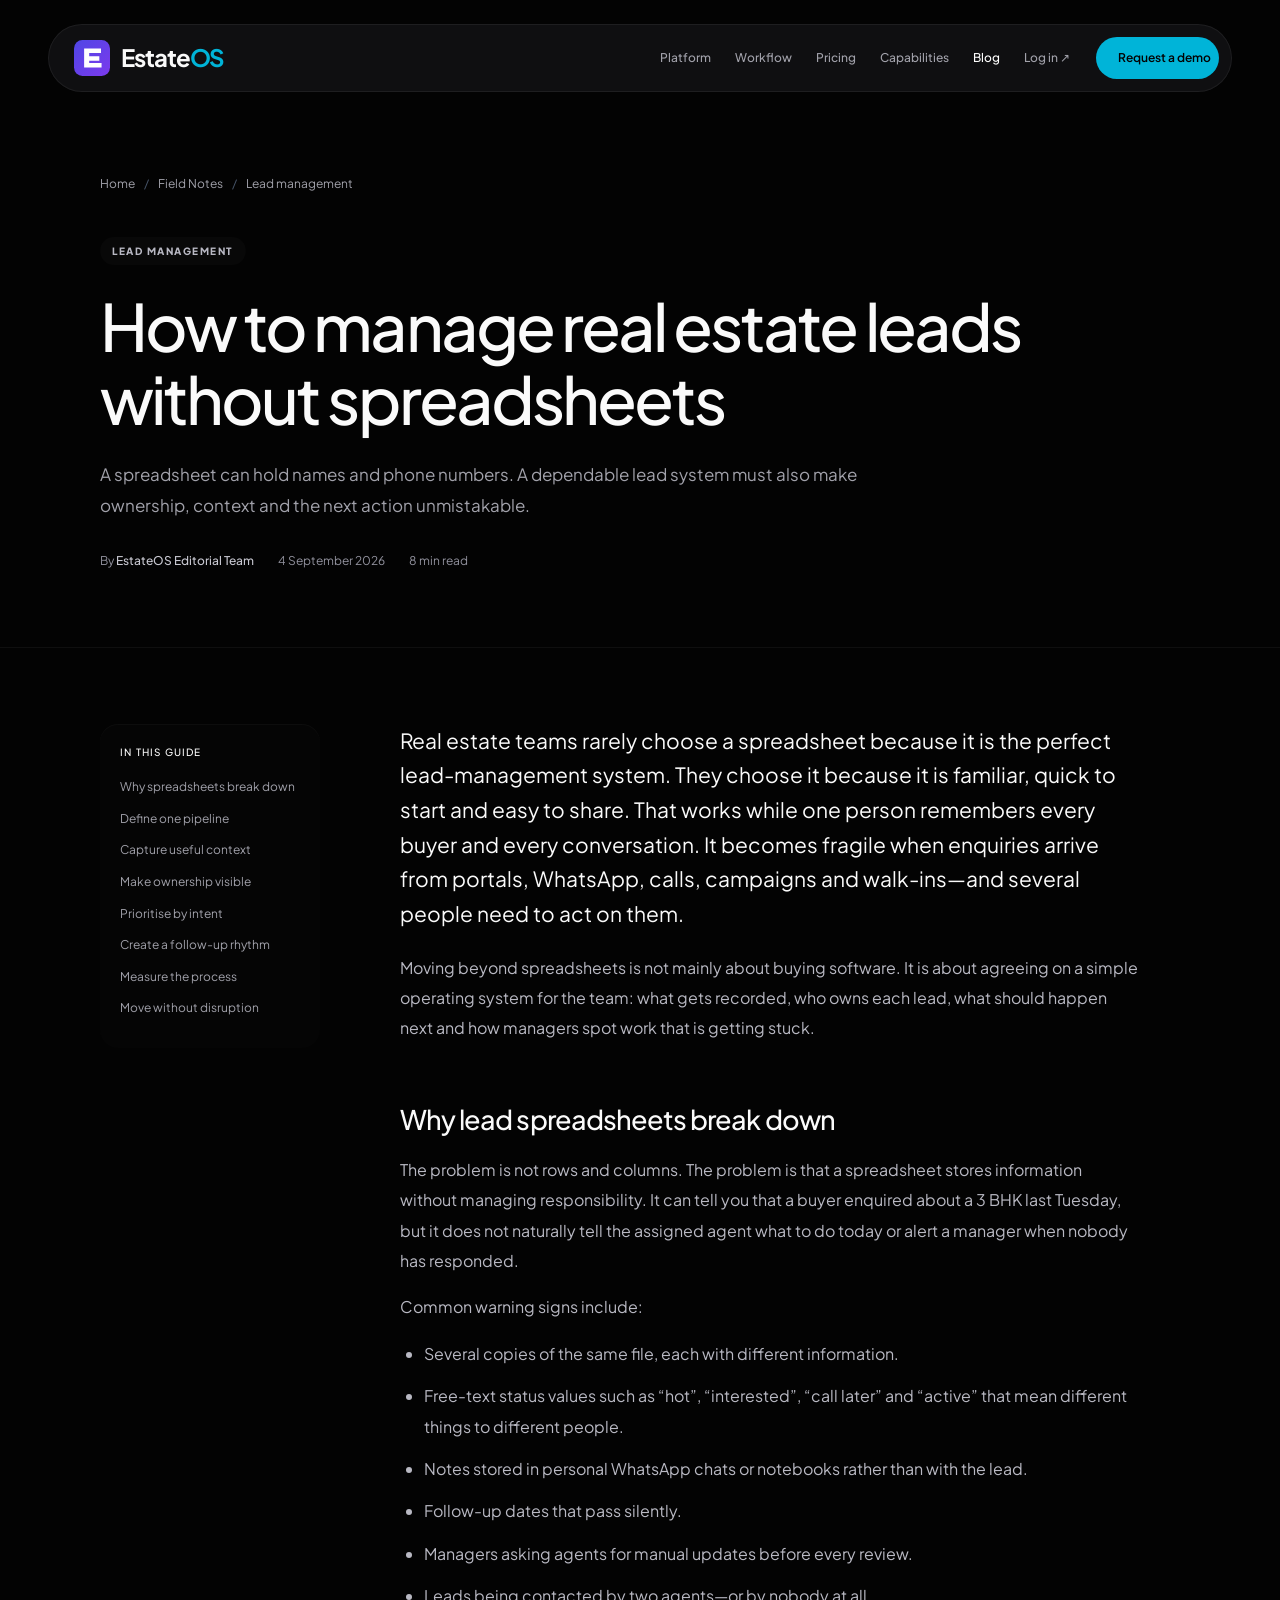
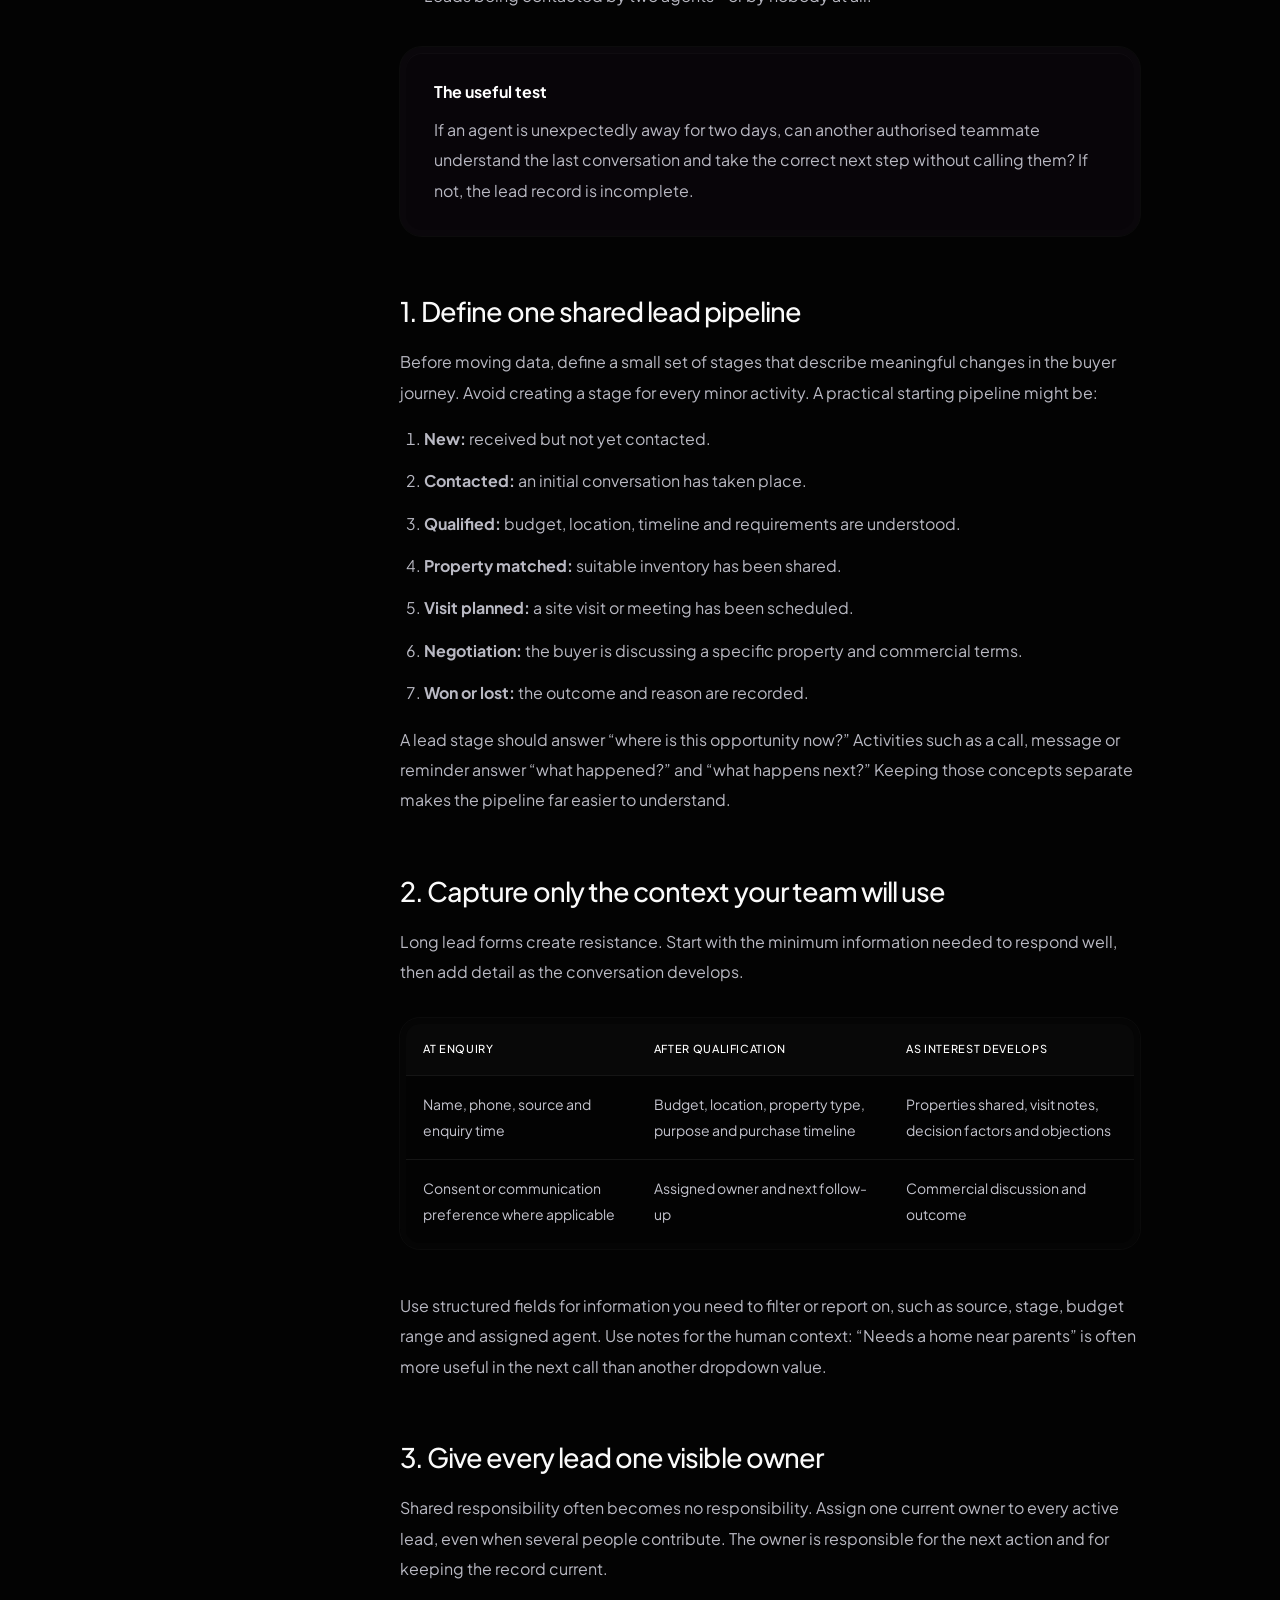
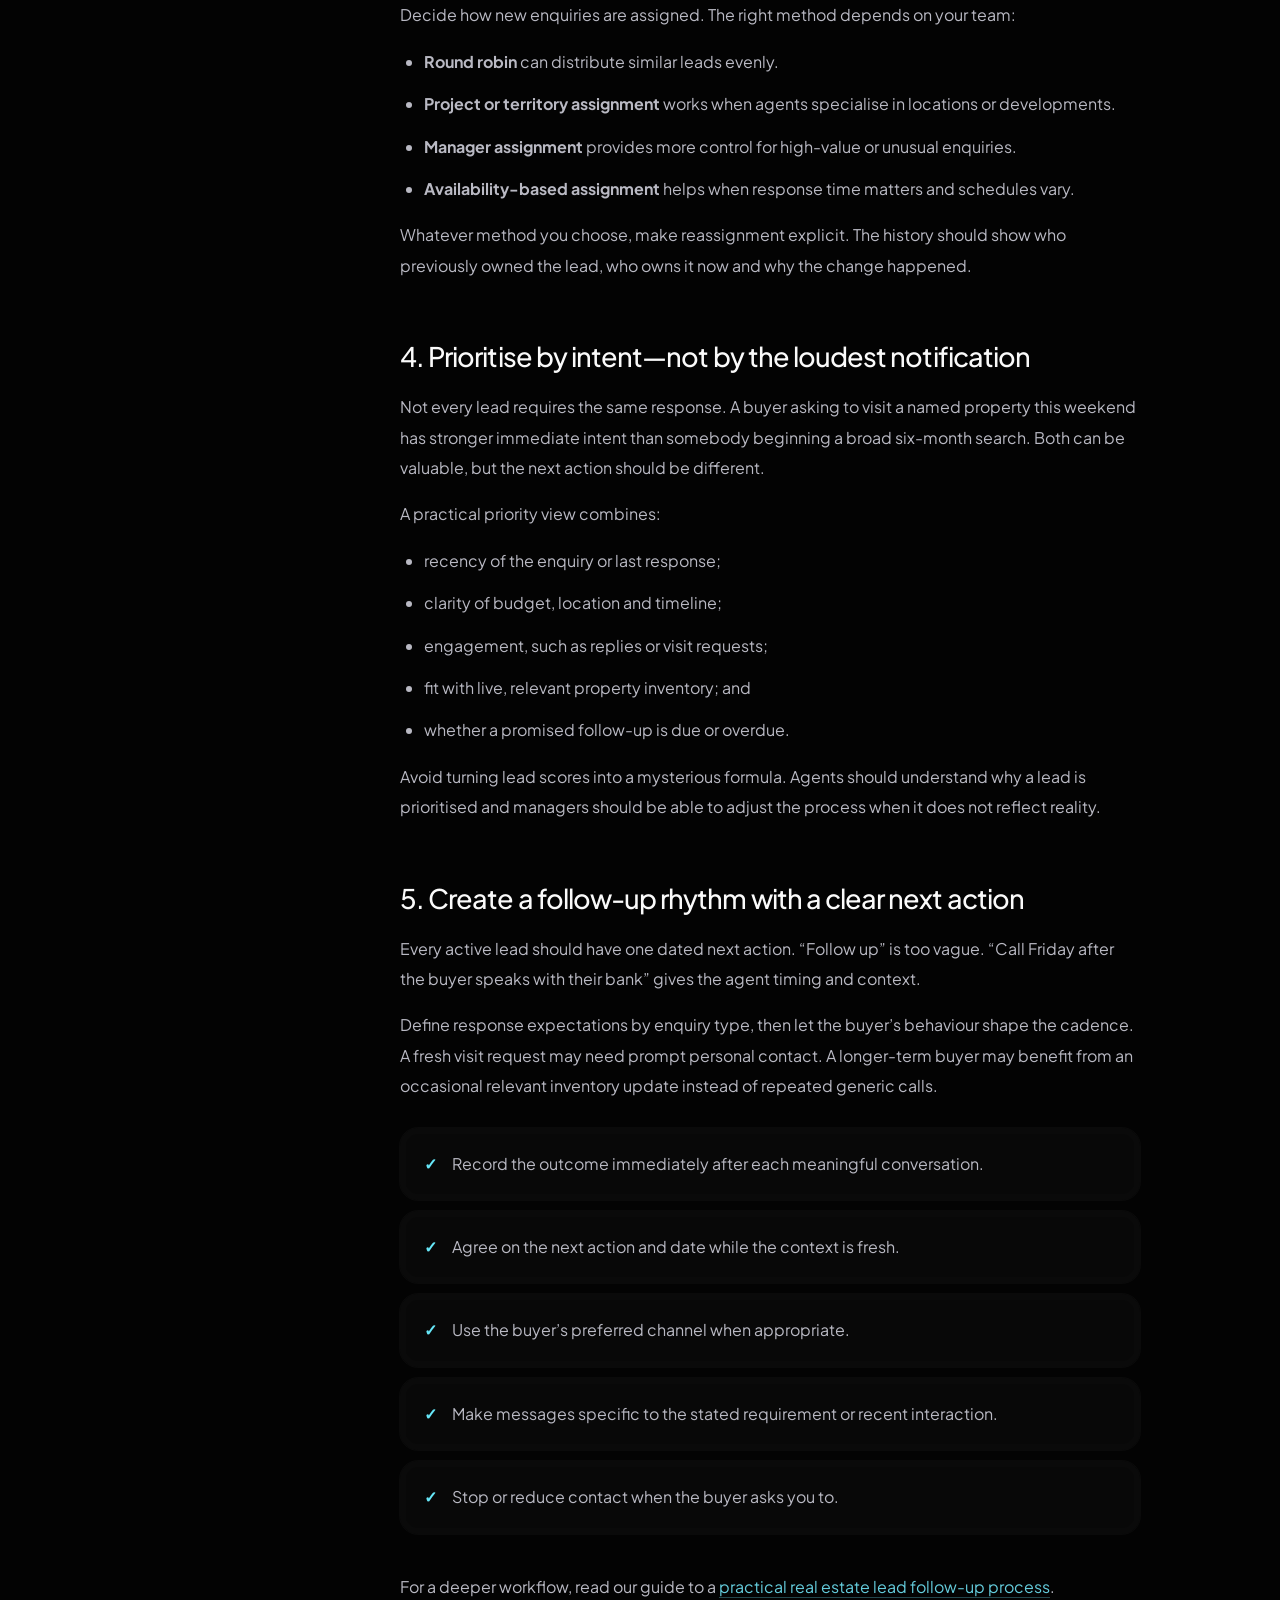
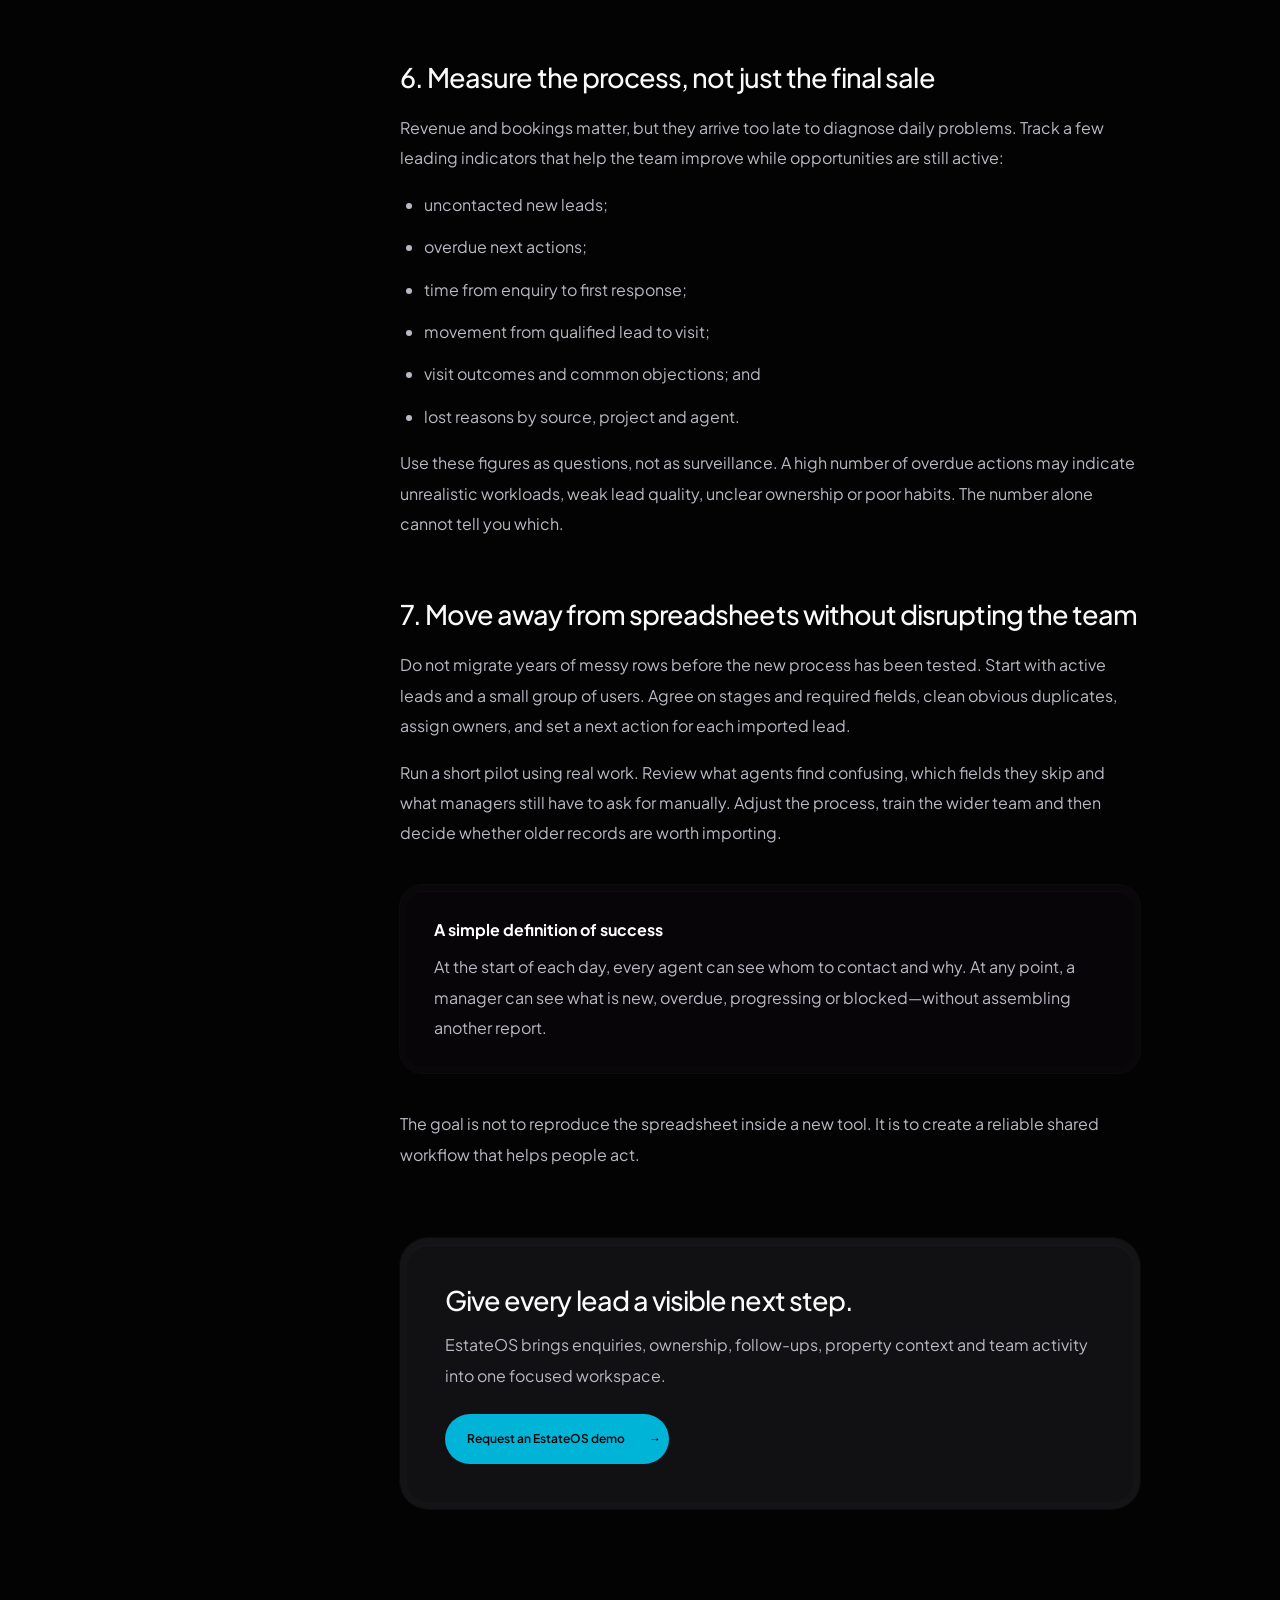
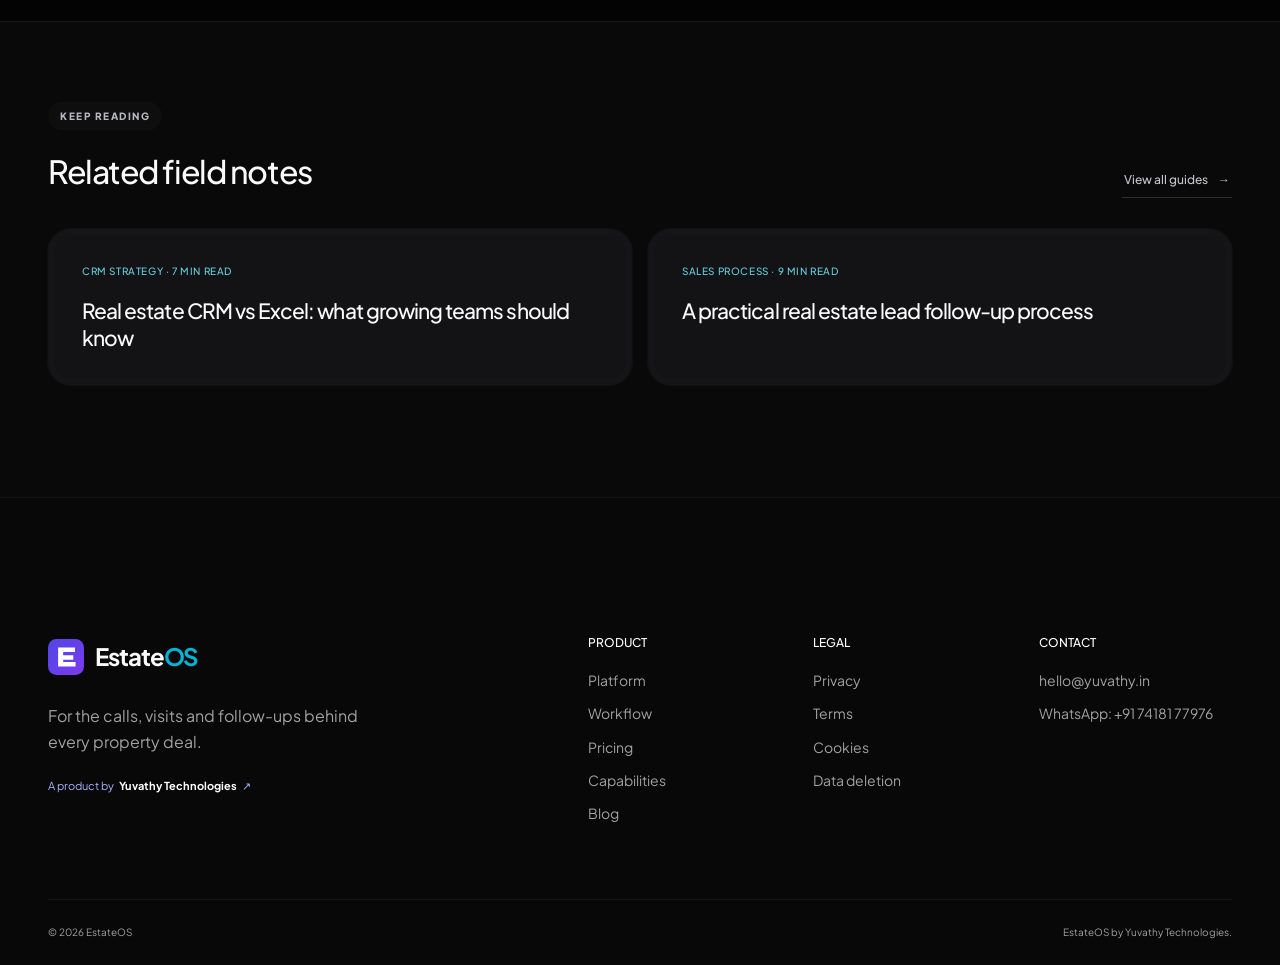
<file: blog/manage-real-estate-leads-without-spreadsheets/index.html>
<!doctype html>
<html lang="en-IN">
<head>
    <!-- Google tag (gtag.js) -->
    <script async src="https://www.googletagmanager.com/gtag/js?id=G-8HTMG8P2JD"></script>
    <script>
        window.dataLayer = window.dataLayer || [];
        function gtag(){dataLayer.push(arguments);}
        gtag('js', new Date());
        gtag('config', 'G-8HTMG8P2JD');
    </script>
    <meta charset="utf-8">
    <meta name="viewport" content="width=device-width, initial-scale=1">
    <title>How to Manage Real Estate Leads Without Spreadsheets</title>
    <meta name="description" content="A practical guide to replacing scattered real estate lead spreadsheets with clear ownership, next actions, follow-ups and a shared sales process.">
    <meta name="robots" content="index, follow, max-image-preview:large">
    <meta name="theme-color" content="#030303">
    <link rel="canonical" href="https://estateos.yuvathy.in/blog/manage-real-estate-leads-without-spreadsheets/">
    <link rel="icon" href="/favicon.svg" type="image/svg+xml">
    <meta property="og:type" content="article">
    <meta property="og:site_name" content="EstateOS">
    <meta property="og:title" content="How to Manage Real Estate Leads Without Spreadsheets">
    <meta property="og:description" content="Build a shared lead system that keeps ownership, context and next actions visible across your real estate team.">
    <meta property="og:url" content="https://estateos.yuvathy.in/blog/manage-real-estate-leads-without-spreadsheets/">
    <meta property="article:published_time" content="2026-09-04T09:00:00+05:30">
    <meta property="article:modified_time" content="2026-09-04T09:00:00+05:30">
    <meta property="article:author" content="EstateOS Editorial Team">
    <meta name="twitter:card" content="summary">
    <meta name="twitter:title" content="How to Manage Real Estate Leads Without Spreadsheets">
    <meta name="twitter:description" content="Build a shared lead system that keeps ownership, context and next actions visible across your real estate team.">
    <link rel="stylesheet" href="/style.css">
    <link rel="stylesheet" href="/responsive.css">
    <link rel="preload" href="/assets/fonts/plus-jakarta-sans-latin-variable.woff2" as="font" type="font/woff2" crossorigin>
    <script type="application/ld+json">
    {
        "@context": "https://schema.org",
        "@graph": [
            {
                "@type": "BlogPosting",
                "@id": "https://estateos.yuvathy.in/blog/manage-real-estate-leads-without-spreadsheets/#article",
                "headline": "How to Manage Real Estate Leads Without Spreadsheets",
                "description": "A practical guide to replacing scattered real estate lead spreadsheets with clear ownership, next actions, follow-ups and a shared sales process.",
                "url": "https://estateos.yuvathy.in/blog/manage-real-estate-leads-without-spreadsheets/",
                "mainEntityOfPage": "https://estateos.yuvathy.in/blog/manage-real-estate-leads-without-spreadsheets/",
                "datePublished": "2026-09-04T09:00:00+05:30",
                "dateModified": "2026-09-04T09:00:00+05:30",
                "inLanguage": "en-IN",
                "author": {"@type": "Organization", "name": "EstateOS Editorial Team", "url": "https://estateos.yuvathy.in/blog/"},
                "publisher": {"@type": "Organization", "name": "Yuvathy Technologies", "url": "https://yuvathy.in/"},
                "isPartOf": {"@id": "https://estateos.yuvathy.in/blog/#blog"},
                "keywords": ["real estate lead management", "real estate CRM", "lead tracking", "sales process"]
            },
            {
                "@type": "BreadcrumbList",
                "itemListElement": [
                    {"@type": "ListItem", "position": 1, "name": "Home", "item": "https://estateos.yuvathy.in/"},
                    {"@type": "ListItem", "position": 2, "name": "Blog", "item": "https://estateos.yuvathy.in/blog/"},
                    {"@type": "ListItem", "position": 3, "name": "How to Manage Real Estate Leads Without Spreadsheets", "item": "https://estateos.yuvathy.in/blog/manage-real-estate-leads-without-spreadsheets/"}
                ]
            }
        ]
    }
    </script>
    <link rel="stylesheet" href="/marketing.css">
    <link rel="stylesheet" href="/pages.css">
</head>
<body class="marketing-page article-page">
    <a class="skip-link" href="#main">Skip to content</a>
    <header class="site-header" id="site-header">
        <div class="container nav-wrap">
            <a href="/" class="logo" aria-label="EstateOS home"><img class="estateos-mark" src="/favicon.svg" alt="" width="36" height="36"><span class="estateos-wordmark">Estate<span>OS</span></span></a>
            <nav class="main-nav" id="main-nav" aria-label="Primary navigation">
                <a href="/#platform">Platform</a>
                <a href="/#workflow">Workflow</a>
                <a href="/#pricing">Pricing</a>
                <a href="/#capabilities">Capabilities</a>
                <a href="/blog/" aria-current="location">Blog</a>
                <a href="https://app.estateos.yuvathy.in/">Log in ↗</a>
            </nav>
            <a href="/#contact" class="button button-small nav-cta">Request a demo</a>
            <button class="menu-button" id="menu-button" type="button" aria-controls="main-nav" aria-expanded="false"><span>Menu</span><i aria-hidden="true"></i></button>
        </div>
    </header>

    <main id="main">
        <header class="article-hero">
            <div class="container">
                <nav class="breadcrumbs" aria-label="Breadcrumb"><a href="/">Home</a><span aria-hidden="true">/</span><a href="/blog/">Field Notes</a><span aria-hidden="true">/</span><span>Lead management</span></nav>
                <p class="kicker">Lead management</p>
                <h1>How to manage real estate leads without spreadsheets</h1>
                <p class="article-dek">A spreadsheet can hold names and phone numbers. A dependable lead system must also make ownership, context and the next action unmistakable.</p>
                <div class="article-meta"><span>By <strong>EstateOS Editorial Team</strong></span><time datetime="2026-09-04">4 September 2026</time><span>8 min read</span></div>
            </div>
        </header>

        <div class="article-shell">
            <nav class="article-toc" aria-label="On this page"><strong>In this guide</strong><a href="#why-spreadsheets-break">Why spreadsheets break down</a><a href="#define-pipeline">Define one pipeline</a><a href="#capture-context">Capture useful context</a><a href="#ownership">Make ownership visible</a><a href="#prioritise">Prioritise by intent</a><a href="#follow-up">Create a follow-up rhythm</a><a href="#measure">Measure the process</a><a href="#transition">Move without disruption</a></nav>

            <article class="article-body">
                <p>Real estate teams rarely choose a spreadsheet because it is the perfect lead-management system. They choose it because it is familiar, quick to start and easy to share. That works while one person remembers every buyer and every conversation. It becomes fragile when enquiries arrive from portals, WhatsApp, calls, campaigns and walk-ins—and several people need to act on them.</p>
                <p>Moving beyond spreadsheets is not mainly about buying software. It is about agreeing on a simple operating system for the team: what gets recorded, who owns each lead, what should happen next and how managers spot work that is getting stuck.</p>

                <h2 id="why-spreadsheets-break">Why lead spreadsheets break down</h2>
                <p>The problem is not rows and columns. The problem is that a spreadsheet stores information without managing responsibility. It can tell you that a buyer enquired about a 3 BHK last Tuesday, but it does not naturally tell the assigned agent what to do today or alert a manager when nobody has responded.</p>
                <p>Common warning signs include:</p>
                <ul>
                    <li>Several copies of the same file, each with different information.</li>
                    <li>Free-text status values such as “hot”, “interested”, “call later” and “active” that mean different things to different people.</li>
                    <li>Notes stored in personal WhatsApp chats or notebooks rather than with the lead.</li>
                    <li>Follow-up dates that pass silently.</li>
                    <li>Managers asking agents for manual updates before every review.</li>
                    <li>Leads being contacted by two agents—or by nobody at all.</li>
                </ul>
                <div class="article-callout"><strong>The useful test</strong><p>If an agent is unexpectedly away for two days, can another authorised teammate understand the last conversation and take the correct next step without calling them? If not, the lead record is incomplete.</p></div>

                <h2 id="define-pipeline">1. Define one shared lead pipeline</h2>
                <p>Before moving data, define a small set of stages that describe meaningful changes in the buyer journey. Avoid creating a stage for every minor activity. A practical starting pipeline might be:</p>
                <ol>
                    <li><strong>New:</strong> received but not yet contacted.</li>
                    <li><strong>Contacted:</strong> an initial conversation has taken place.</li>
                    <li><strong>Qualified:</strong> budget, location, timeline and requirements are understood.</li>
                    <li><strong>Property matched:</strong> suitable inventory has been shared.</li>
                    <li><strong>Visit planned:</strong> a site visit or meeting has been scheduled.</li>
                    <li><strong>Negotiation:</strong> the buyer is discussing a specific property and commercial terms.</li>
                    <li><strong>Won or lost:</strong> the outcome and reason are recorded.</li>
                </ol>
                <p>A lead stage should answer “where is this opportunity now?” Activities such as a call, message or reminder answer “what happened?” and “what happens next?” Keeping those concepts separate makes the pipeline far easier to understand.</p>

                <h2 id="capture-context">2. Capture only the context your team will use</h2>
                <p>Long lead forms create resistance. Start with the minimum information needed to respond well, then add detail as the conversation develops.</p>
                <div class="article-table-wrap"><table class="article-table"><thead><tr><th>At enquiry</th><th>After qualification</th><th>As interest develops</th></tr></thead><tbody><tr><td>Name, phone, source and enquiry time</td><td>Budget, location, property type, purpose and purchase timeline</td><td>Properties shared, visit notes, decision factors and objections</td></tr><tr><td>Consent or communication preference where applicable</td><td>Assigned owner and next follow-up</td><td>Commercial discussion and outcome</td></tr></tbody></table></div>
                <p>Use structured fields for information you need to filter or report on, such as source, stage, budget range and assigned agent. Use notes for the human context: “Needs a home near parents” is often more useful in the next call than another dropdown value.</p>

                <h2 id="ownership">3. Give every lead one visible owner</h2>
                <p>Shared responsibility often becomes no responsibility. Assign one current owner to every active lead, even when several people contribute. The owner is responsible for the next action and for keeping the record current.</p>
                <p>Decide how new enquiries are assigned. The right method depends on your team:</p>
                <ul>
                    <li><strong>Round robin</strong> can distribute similar leads evenly.</li>
                    <li><strong>Project or territory assignment</strong> works when agents specialise in locations or developments.</li>
                    <li><strong>Manager assignment</strong> provides more control for high-value or unusual enquiries.</li>
                    <li><strong>Availability-based assignment</strong> helps when response time matters and schedules vary.</li>
                </ul>
                <p>Whatever method you choose, make reassignment explicit. The history should show who previously owned the lead, who owns it now and why the change happened.</p>

                <h2 id="prioritise">4. Prioritise by intent—not by the loudest notification</h2>
                <p>Not every lead requires the same response. A buyer asking to visit a named property this weekend has stronger immediate intent than somebody beginning a broad six-month search. Both can be valuable, but the next action should be different.</p>
                <p>A practical priority view combines:</p>
                <ul>
                    <li>recency of the enquiry or last response;</li>
                    <li>clarity of budget, location and timeline;</li>
                    <li>engagement, such as replies or visit requests;</li>
                    <li>fit with live, relevant property inventory; and</li>
                    <li>whether a promised follow-up is due or overdue.</li>
                </ul>
                <p>Avoid turning lead scores into a mysterious formula. Agents should understand why a lead is prioritised and managers should be able to adjust the process when it does not reflect reality.</p>

                <h2 id="follow-up">5. Create a follow-up rhythm with a clear next action</h2>
                <p>Every active lead should have one dated next action. “Follow up” is too vague. “Call Friday after the buyer speaks with their bank” gives the agent timing and context.</p>
                <p>Define response expectations by enquiry type, then let the buyer’s behaviour shape the cadence. A fresh visit request may need prompt personal contact. A longer-term buyer may benefit from an occasional relevant inventory update instead of repeated generic calls.</p>
                <ul class="article-checklist">
                    <li>Record the outcome immediately after each meaningful conversation.</li>
                    <li>Agree on the next action and date while the context is fresh.</li>
                    <li>Use the buyer’s preferred channel when appropriate.</li>
                    <li>Make messages specific to the stated requirement or recent interaction.</li>
                    <li>Stop or reduce contact when the buyer asks you to.</li>
                </ul>
                <p>For a deeper workflow, read our guide to a <a href="/blog/real-estate-lead-follow-up-process/">practical real estate lead follow-up process</a>.</p>

                <h2 id="measure">6. Measure the process, not just the final sale</h2>
                <p>Revenue and bookings matter, but they arrive too late to diagnose daily problems. Track a few leading indicators that help the team improve while opportunities are still active:</p>
                <ul>
                    <li>uncontacted new leads;</li>
                    <li>overdue next actions;</li>
                    <li>time from enquiry to first response;</li>
                    <li>movement from qualified lead to visit;</li>
                    <li>visit outcomes and common objections; and</li>
                    <li>lost reasons by source, project and agent.</li>
                </ul>
                <p>Use these figures as questions, not as surveillance. A high number of overdue actions may indicate unrealistic workloads, weak lead quality, unclear ownership or poor habits. The number alone cannot tell you which.</p>

                <h2 id="transition">7. Move away from spreadsheets without disrupting the team</h2>
                <p>Do not migrate years of messy rows before the new process has been tested. Start with active leads and a small group of users. Agree on stages and required fields, clean obvious duplicates, assign owners, and set a next action for each imported lead.</p>
                <p>Run a short pilot using real work. Review what agents find confusing, which fields they skip and what managers still have to ask for manually. Adjust the process, train the wider team and then decide whether older records are worth importing.</p>
                <div class="article-callout"><strong>A simple definition of success</strong><p>At the start of each day, every agent can see whom to contact and why. At any point, a manager can see what is new, overdue, progressing or blocked—without assembling another report.</p></div>
                <p>The goal is not to reproduce the spreadsheet inside a new tool. It is to create a reliable shared workflow that helps people act.</p>

                <aside class="article-cta" aria-labelledby="article-cta-title">
                    <h2 id="article-cta-title">Give every lead a visible next step.</h2>
                    <p>EstateOS brings enquiries, ownership, follow-ups, property context and team activity into one focused workspace.</p>
                    <a class="button" href="/#contact">Request an EstateOS demo <span aria-hidden="true">&rarr;</span></a>
                </aside>
            </article>
        </div>

        <section class="article-related" aria-labelledby="related-title">
            <div class="container"><div class="article-related-head"><div><p class="kicker">Keep reading</p><h2 id="related-title">Related field notes</h2></div><a class="quiet-link" href="/blog/">View all guides <span aria-hidden="true">&rarr;</span></a></div><div class="article-related-grid"><a class="related-card" href="/blog/real-estate-crm-vs-excel/"><span>CRM strategy · 7 min read</span><h3>Real estate CRM vs Excel: what growing teams should know</h3></a><a class="related-card" href="/blog/real-estate-lead-follow-up-process/"><span>Sales process · 9 min read</span><h3>A practical real estate lead follow-up process</h3></a></div></div>
        </section>
    </main>

    <footer class="site-footer">
        <div class="container footer-top">
            <div>
                <a href="/" class="logo logo-light" aria-label="EstateOS home"><img class="estateos-mark" src="/favicon.svg" alt="" width="36" height="36"><span class="estateos-wordmark">Estate<span>OS</span></span></a>
                <p>For the calls, visits and follow-ups behind every property deal.</p>
                <a class="footer-company" href="https://yuvathy.in/" target="_blank" rel="noopener noreferrer">A product by <strong>Yuvathy Technologies</strong> <span aria-hidden="true">&nearr;</span></a>
            </div>
            <div class="footer-links">
                <div><h2>Product</h2><a href="/#platform">Platform</a><a href="/#workflow">Workflow</a><a href="/#pricing">Pricing</a><a href="/#capabilities">Capabilities</a><a href="/blog/">Blog</a></div>
                <div><h2>Legal</h2><a href="/privacy/">Privacy</a><a href="/terms/">Terms</a><a href="/cookies/">Cookies</a><a href="/data-deletion/">Data deletion</a></div>
                <div><h2>Contact</h2><a href="mailto:hello@yuvathy.in">hello@yuvathy.in</a><a href="https://wa.me/917418177976?text=Hi%20EstateOS%20team%2C%20I%27d%20like%20to%20know%20more%20about%20EstateOS." target="_blank" rel="noopener noreferrer">WhatsApp: +91 74181 77976</a></div>
            </div>
        </div>
        <div class="container footer-bottom"><span>&copy; <span id="year">2026</span> EstateOS</span><span>EstateOS by Yuvathy Technologies.</span></div>
    </footer>
    <script src="/main.js" defer></script>
</body>
</html>
</file>
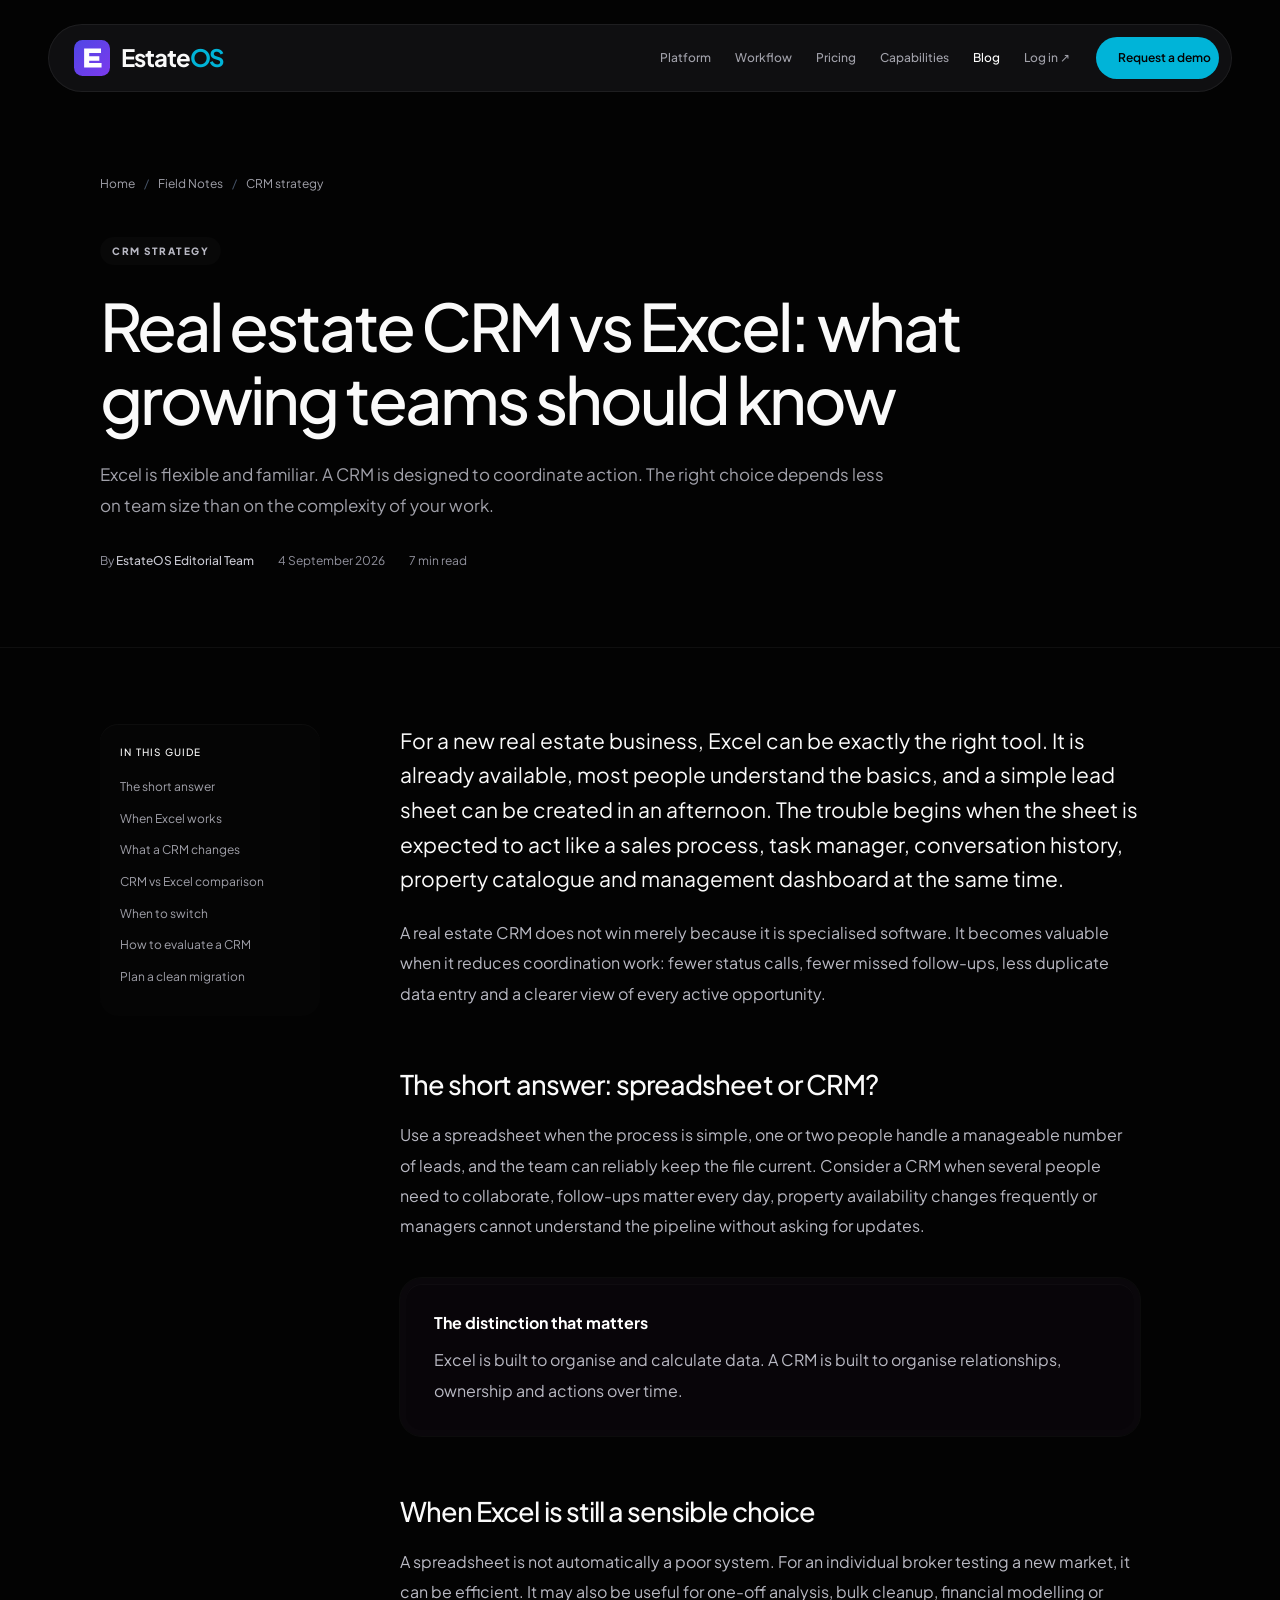
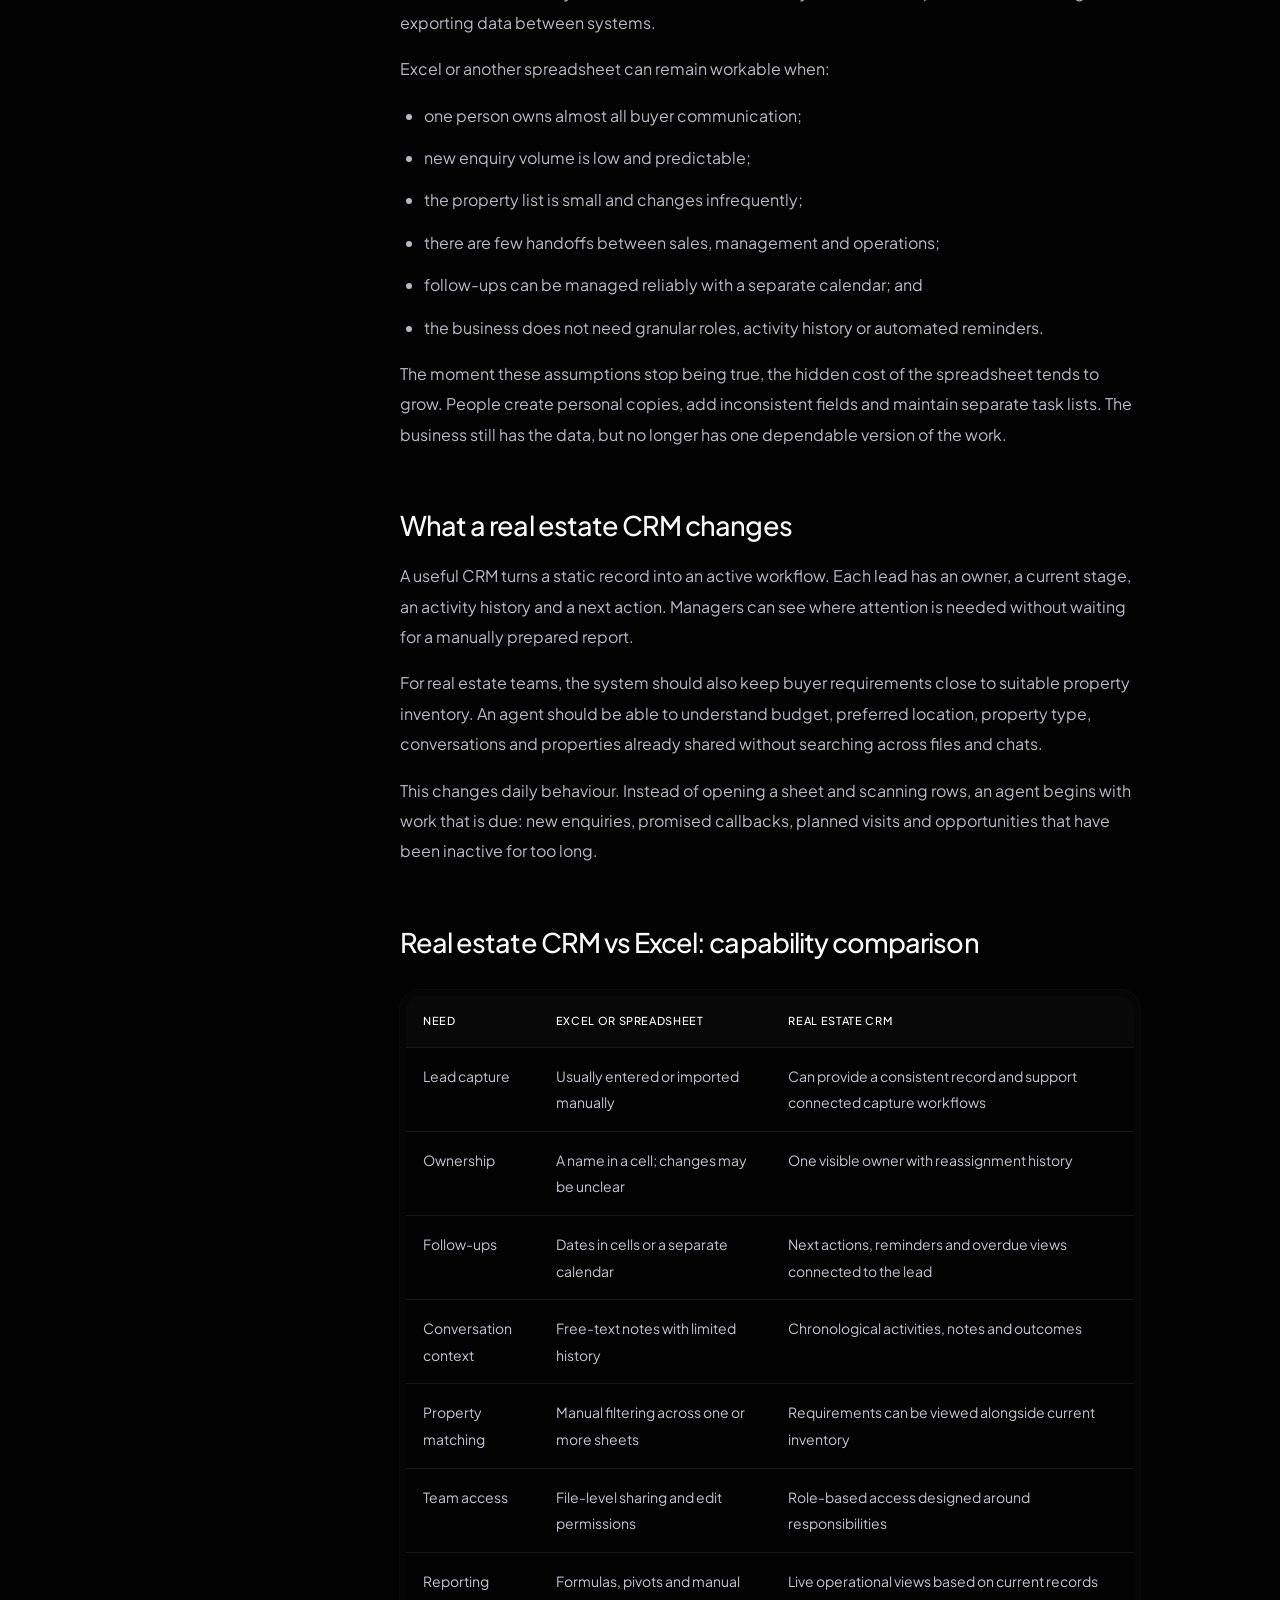
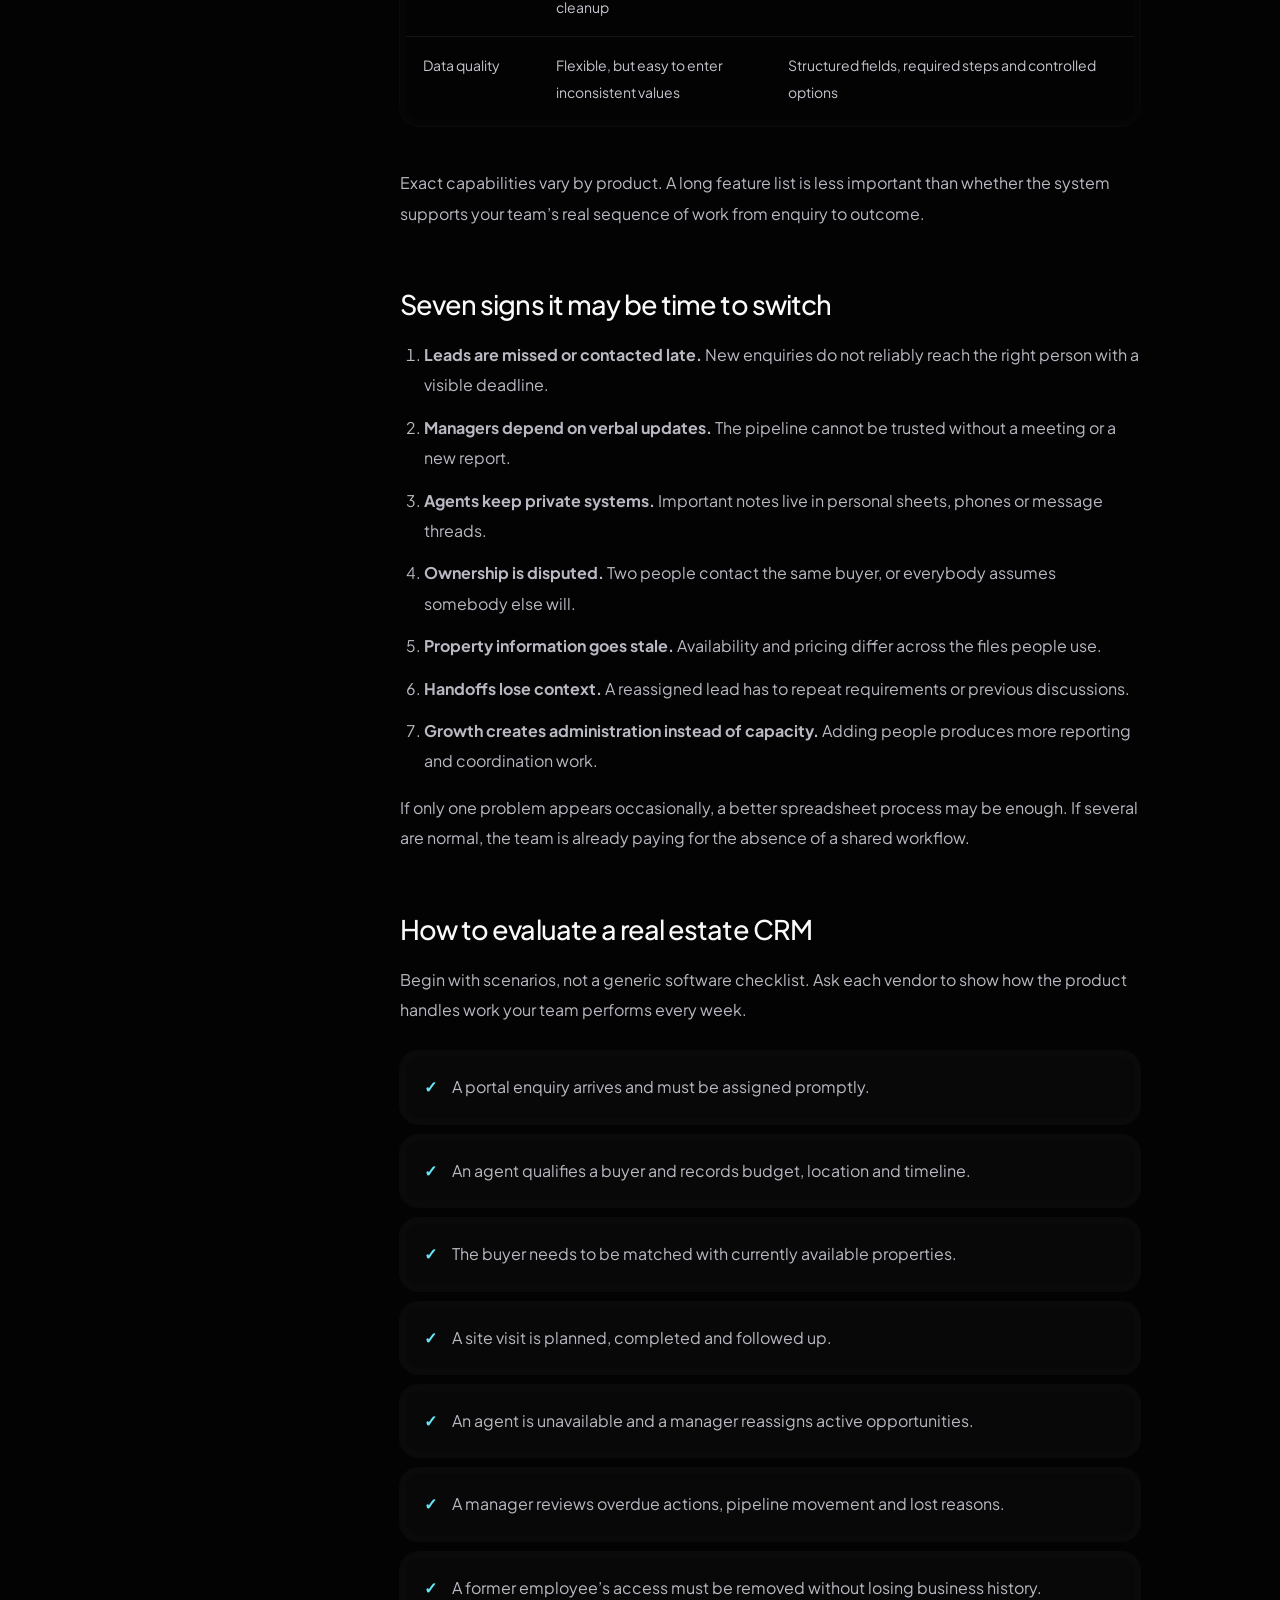
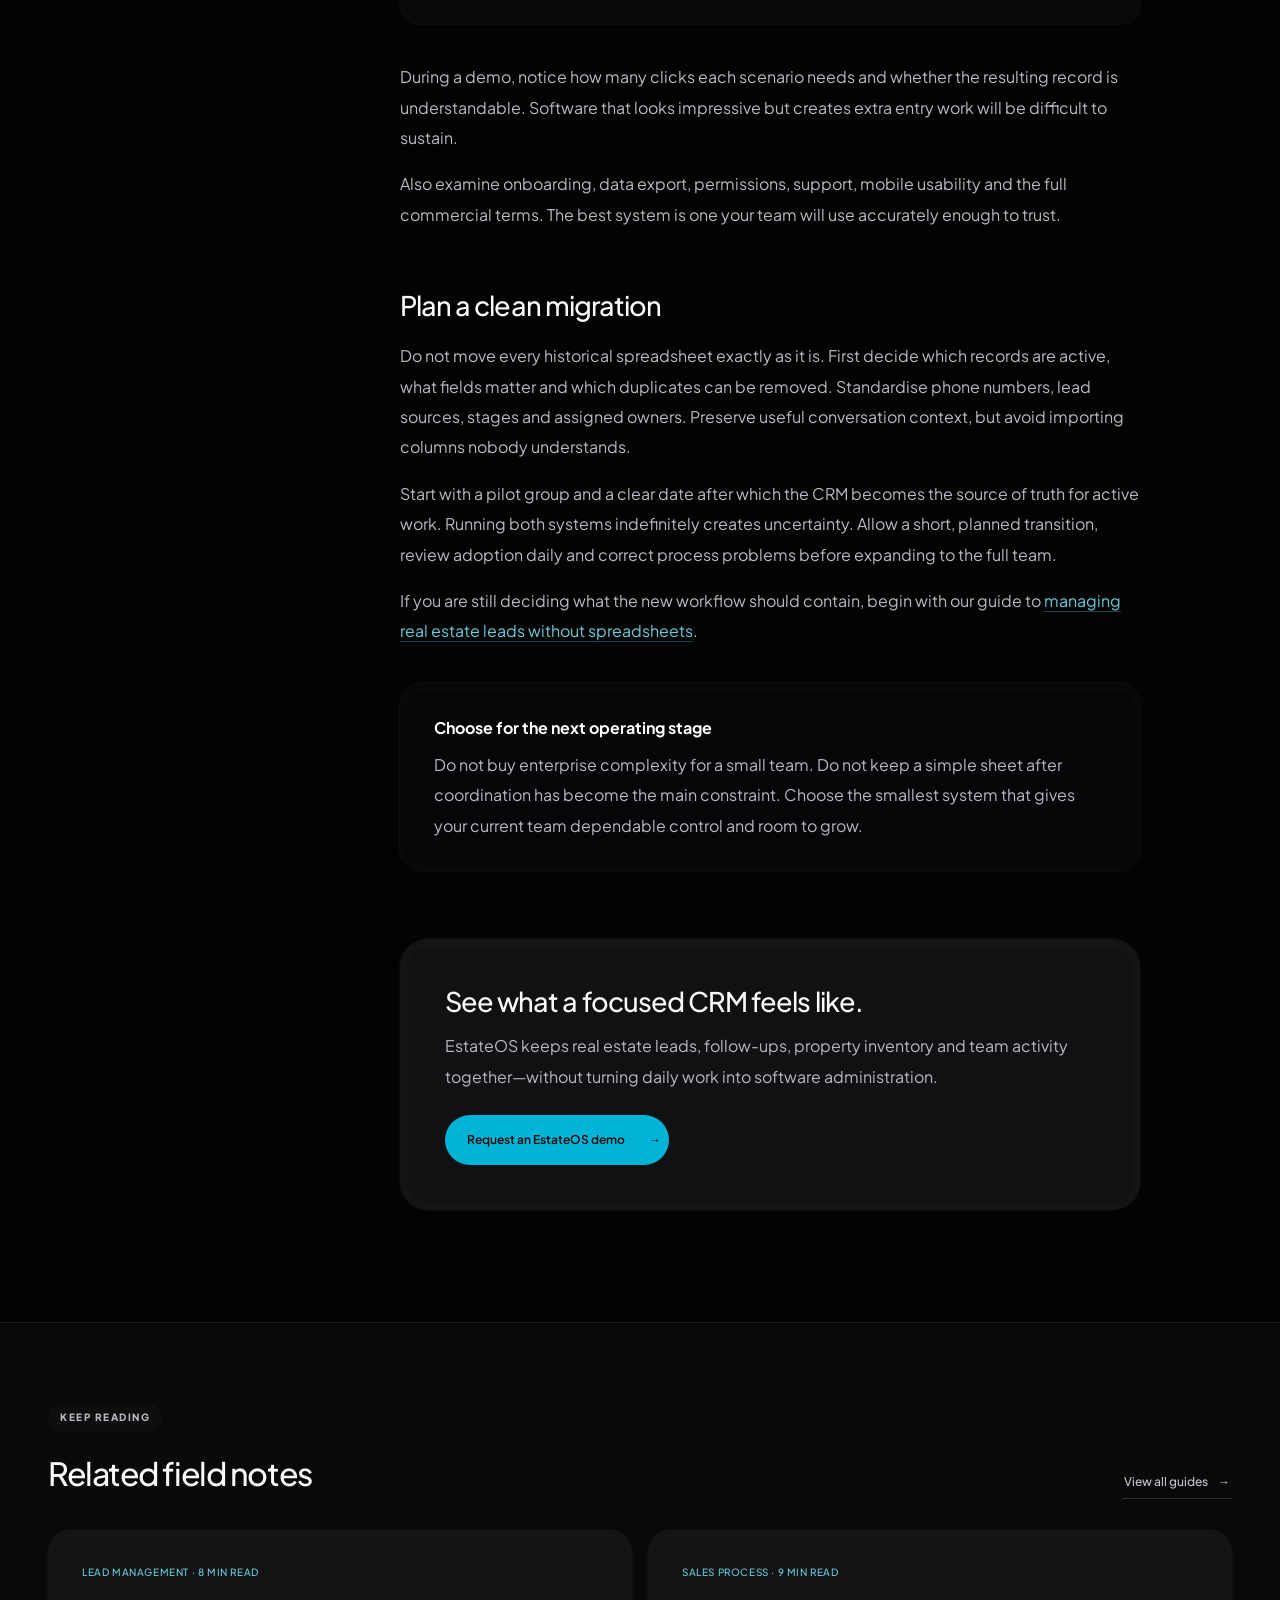
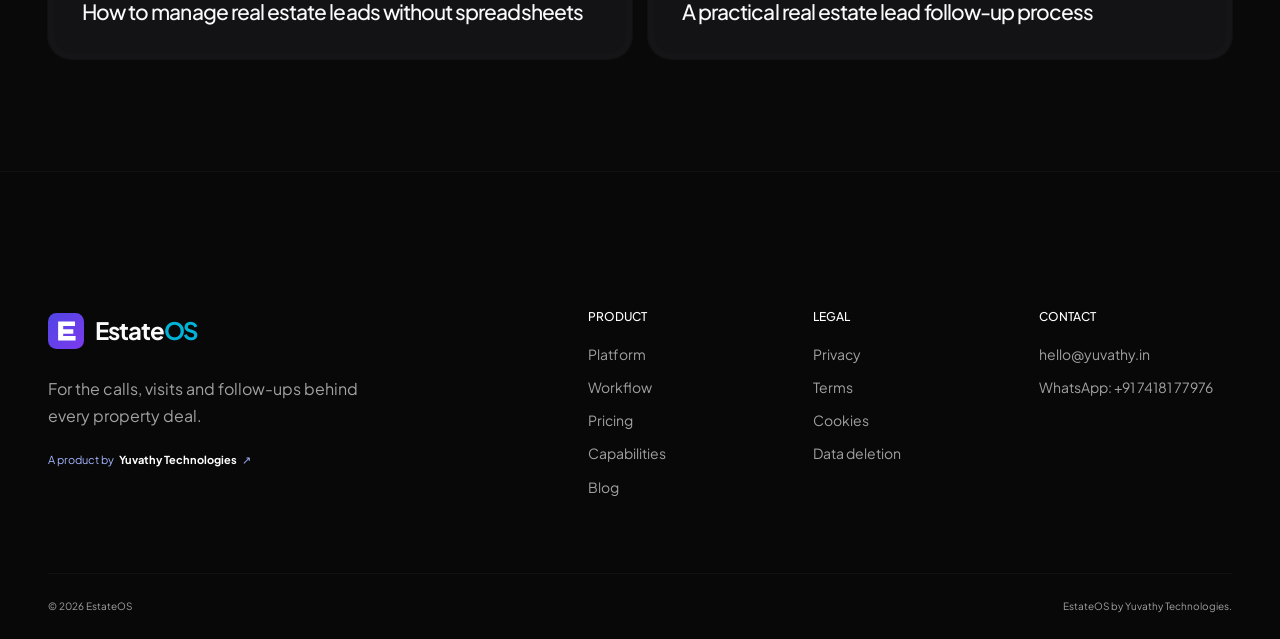
<file: blog/real-estate-crm-vs-excel/index.html>
<!doctype html>
<html lang="en-IN">
<head>
    <!-- Google tag (gtag.js) -->
    <script async src="https://www.googletagmanager.com/gtag/js?id=G-8HTMG8P2JD"></script>
    <script>
        window.dataLayer = window.dataLayer || [];
        function gtag(){dataLayer.push(arguments);}
        gtag('js', new Date());
        gtag('config', 'G-8HTMG8P2JD');
    </script>
    <meta charset="utf-8">
    <meta name="viewport" content="width=device-width, initial-scale=1">
    <title>Real Estate CRM vs Excel: A Practical Comparison</title>
    <meta name="description" content="Compare a real estate CRM with Excel for lead ownership, follow-ups, property matching, reporting and team growth—and know when to make the switch.">
    <meta name="robots" content="index, follow, max-image-preview:large">
    <meta name="theme-color" content="#030303">
    <link rel="canonical" href="https://estateos.yuvathy.in/blog/real-estate-crm-vs-excel/">
    <link rel="icon" href="/favicon.svg" type="image/svg+xml">
    <meta property="og:type" content="article">
    <meta property="og:site_name" content="EstateOS">
    <meta property="og:title" content="Real Estate CRM vs Excel: What Growing Teams Should Know">
    <meta property="og:description" content="A clear comparison to help you decide when spreadsheets are enough—and when they are holding your real estate team back.">
    <meta property="og:url" content="https://estateos.yuvathy.in/blog/real-estate-crm-vs-excel/">
    <meta property="article:published_time" content="2026-09-04T09:00:00+05:30">
    <meta property="article:modified_time" content="2026-09-04T09:00:00+05:30">
    <meta property="article:author" content="EstateOS Editorial Team">
    <meta name="twitter:card" content="summary">
    <meta name="twitter:title" content="Real Estate CRM vs Excel: A Practical Comparison">
    <meta name="twitter:description" content="Know when spreadsheets are enough—and when a CRM gives your real estate team better control.">
    <link rel="stylesheet" href="/style.css">
    <link rel="stylesheet" href="/responsive.css">
    <link rel="preload" href="/assets/fonts/plus-jakarta-sans-latin-variable.woff2" as="font" type="font/woff2" crossorigin>
    <script type="application/ld+json">
    {
        "@context": "https://schema.org",
        "@graph": [
            {
                "@type": "BlogPosting",
                "@id": "https://estateos.yuvathy.in/blog/real-estate-crm-vs-excel/#article",
                "headline": "Real Estate CRM vs Excel: What Growing Teams Should Know",
                "description": "Compare a real estate CRM with Excel for lead ownership, follow-ups, property matching, reporting and team growth—and know when to make the switch.",
                "url": "https://estateos.yuvathy.in/blog/real-estate-crm-vs-excel/",
                "mainEntityOfPage": "https://estateos.yuvathy.in/blog/real-estate-crm-vs-excel/",
                "datePublished": "2026-09-04T09:00:00+05:30",
                "dateModified": "2026-09-04T09:00:00+05:30",
                "inLanguage": "en-IN",
                "author": {"@type": "Organization", "name": "EstateOS Editorial Team", "url": "https://estateos.yuvathy.in/blog/"},
                "publisher": {"@type": "Organization", "name": "Yuvathy Technologies", "url": "https://yuvathy.in/"},
                "isPartOf": {"@id": "https://estateos.yuvathy.in/blog/#blog"},
                "keywords": ["real estate CRM vs Excel", "real estate CRM", "lead management software", "property sales CRM"]
            },
            {
                "@type": "BreadcrumbList",
                "itemListElement": [
                    {"@type": "ListItem", "position": 1, "name": "Home", "item": "https://estateos.yuvathy.in/"},
                    {"@type": "ListItem", "position": 2, "name": "Blog", "item": "https://estateos.yuvathy.in/blog/"},
                    {"@type": "ListItem", "position": 3, "name": "Real Estate CRM vs Excel", "item": "https://estateos.yuvathy.in/blog/real-estate-crm-vs-excel/"}
                ]
            }
        ]
    }
    </script>
    <link rel="stylesheet" href="/marketing.css">
    <link rel="stylesheet" href="/pages.css">
</head>
<body class="marketing-page article-page">
    <a class="skip-link" href="#main">Skip to content</a>
    <header class="site-header" id="site-header">
        <div class="container nav-wrap">
            <a href="/" class="logo" aria-label="EstateOS home"><img class="estateos-mark" src="/favicon.svg" alt="" width="36" height="36"><span class="estateos-wordmark">Estate<span>OS</span></span></a>
            <nav class="main-nav" id="main-nav" aria-label="Primary navigation">
                <a href="/#platform">Platform</a>
                <a href="/#workflow">Workflow</a>
                <a href="/#pricing">Pricing</a>
                <a href="/#capabilities">Capabilities</a>
                <a href="/blog/" aria-current="location">Blog</a>
                <a href="https://app.estateos.yuvathy.in/">Log in ↗</a>
            </nav>
            <a href="/#contact" class="button button-small nav-cta">Request a demo</a>
            <button class="menu-button" id="menu-button" type="button" aria-controls="main-nav" aria-expanded="false"><span>Menu</span><i aria-hidden="true"></i></button>
        </div>
    </header>

    <main id="main">
        <header class="article-hero">
            <div class="container">
                <nav class="breadcrumbs" aria-label="Breadcrumb"><a href="/">Home</a><span aria-hidden="true">/</span><a href="/blog/">Field Notes</a><span aria-hidden="true">/</span><span>CRM strategy</span></nav>
                <p class="kicker">CRM strategy</p>
                <h1>Real estate CRM vs Excel: what growing teams should know</h1>
                <p class="article-dek">Excel is flexible and familiar. A CRM is designed to coordinate action. The right choice depends less on team size than on the complexity of your work.</p>
                <div class="article-meta"><span>By <strong>EstateOS Editorial Team</strong></span><time datetime="2026-09-04">4 September 2026</time><span>7 min read</span></div>
            </div>
        </header>

        <div class="article-shell">
            <nav class="article-toc" aria-label="On this page"><strong>In this guide</strong><a href="#short-answer">The short answer</a><a href="#excel-works">When Excel works</a><a href="#crm-difference">What a CRM changes</a><a href="#comparison">CRM vs Excel comparison</a><a href="#switch-signals">When to switch</a><a href="#evaluate">How to evaluate a CRM</a><a href="#migration">Plan a clean migration</a></nav>

            <article class="article-body">
                <p>For a new real estate business, Excel can be exactly the right tool. It is already available, most people understand the basics, and a simple lead sheet can be created in an afternoon. The trouble begins when the sheet is expected to act like a sales process, task manager, conversation history, property catalogue and management dashboard at the same time.</p>
                <p>A real estate CRM does not win merely because it is specialised software. It becomes valuable when it reduces coordination work: fewer status calls, fewer missed follow-ups, less duplicate data entry and a clearer view of every active opportunity.</p>

                <h2 id="short-answer">The short answer: spreadsheet or CRM?</h2>
                <p>Use a spreadsheet when the process is simple, one or two people handle a manageable number of leads, and the team can reliably keep the file current. Consider a CRM when several people need to collaborate, follow-ups matter every day, property availability changes frequently or managers cannot understand the pipeline without asking for updates.</p>
                <div class="article-callout"><strong>The distinction that matters</strong><p>Excel is built to organise and calculate data. A CRM is built to organise relationships, ownership and actions over time.</p></div>

                <h2 id="excel-works">When Excel is still a sensible choice</h2>
                <p>A spreadsheet is not automatically a poor system. For an individual broker testing a new market, it can be efficient. It may also be useful for one-off analysis, bulk cleanup, financial modelling or exporting data between systems.</p>
                <p>Excel or another spreadsheet can remain workable when:</p>
                <ul>
                    <li>one person owns almost all buyer communication;</li>
                    <li>new enquiry volume is low and predictable;</li>
                    <li>the property list is small and changes infrequently;</li>
                    <li>there are few handoffs between sales, management and operations;</li>
                    <li>follow-ups can be managed reliably with a separate calendar; and</li>
                    <li>the business does not need granular roles, activity history or automated reminders.</li>
                </ul>
                <p>The moment these assumptions stop being true, the hidden cost of the spreadsheet tends to grow. People create personal copies, add inconsistent fields and maintain separate task lists. The business still has the data, but no longer has one dependable version of the work.</p>

                <h2 id="crm-difference">What a real estate CRM changes</h2>
                <p>A useful CRM turns a static record into an active workflow. Each lead has an owner, a current stage, an activity history and a next action. Managers can see where attention is needed without waiting for a manually prepared report.</p>
                <p>For real estate teams, the system should also keep buyer requirements close to suitable property inventory. An agent should be able to understand budget, preferred location, property type, conversations and properties already shared without searching across files and chats.</p>
                <p>This changes daily behaviour. Instead of opening a sheet and scanning rows, an agent begins with work that is due: new enquiries, promised callbacks, planned visits and opportunities that have been inactive for too long.</p>

                <h2 id="comparison">Real estate CRM vs Excel: capability comparison</h2>
                <div class="article-table-wrap"><table class="article-table"><thead><tr><th>Need</th><th>Excel or spreadsheet</th><th>Real estate CRM</th></tr></thead><tbody>
                    <tr><td>Lead capture</td><td>Usually entered or imported manually</td><td>Can provide a consistent record and support connected capture workflows</td></tr>
                    <tr><td>Ownership</td><td>A name in a cell; changes may be unclear</td><td>One visible owner with reassignment history</td></tr>
                    <tr><td>Follow-ups</td><td>Dates in cells or a separate calendar</td><td>Next actions, reminders and overdue views connected to the lead</td></tr>
                    <tr><td>Conversation context</td><td>Free-text notes with limited history</td><td>Chronological activities, notes and outcomes</td></tr>
                    <tr><td>Property matching</td><td>Manual filtering across one or more sheets</td><td>Requirements can be viewed alongside current inventory</td></tr>
                    <tr><td>Team access</td><td>File-level sharing and edit permissions</td><td>Role-based access designed around responsibilities</td></tr>
                    <tr><td>Reporting</td><td>Formulas, pivots and manual cleanup</td><td>Live operational views based on current records</td></tr>
                    <tr><td>Data quality</td><td>Flexible, but easy to enter inconsistent values</td><td>Structured fields, required steps and controlled options</td></tr>
                </tbody></table></div>
                <p>Exact capabilities vary by product. A long feature list is less important than whether the system supports your team’s real sequence of work from enquiry to outcome.</p>

                <h2 id="switch-signals">Seven signs it may be time to switch</h2>
                <ol>
                    <li><strong>Leads are missed or contacted late.</strong> New enquiries do not reliably reach the right person with a visible deadline.</li>
                    <li><strong>Managers depend on verbal updates.</strong> The pipeline cannot be trusted without a meeting or a new report.</li>
                    <li><strong>Agents keep private systems.</strong> Important notes live in personal sheets, phones or message threads.</li>
                    <li><strong>Ownership is disputed.</strong> Two people contact the same buyer, or everybody assumes somebody else will.</li>
                    <li><strong>Property information goes stale.</strong> Availability and pricing differ across the files people use.</li>
                    <li><strong>Handoffs lose context.</strong> A reassigned lead has to repeat requirements or previous discussions.</li>
                    <li><strong>Growth creates administration instead of capacity.</strong> Adding people produces more reporting and coordination work.</li>
                </ol>
                <p>If only one problem appears occasionally, a better spreadsheet process may be enough. If several are normal, the team is already paying for the absence of a shared workflow.</p>

                <h2 id="evaluate">How to evaluate a real estate CRM</h2>
                <p>Begin with scenarios, not a generic software checklist. Ask each vendor to show how the product handles work your team performs every week.</p>
                <ul class="article-checklist">
                    <li>A portal enquiry arrives and must be assigned promptly.</li>
                    <li>An agent qualifies a buyer and records budget, location and timeline.</li>
                    <li>The buyer needs to be matched with currently available properties.</li>
                    <li>A site visit is planned, completed and followed up.</li>
                    <li>An agent is unavailable and a manager reassigns active opportunities.</li>
                    <li>A manager reviews overdue actions, pipeline movement and lost reasons.</li>
                    <li>A former employee’s access must be removed without losing business history.</li>
                </ul>
                <p>During a demo, notice how many clicks each scenario needs and whether the resulting record is understandable. Software that looks impressive but creates extra entry work will be difficult to sustain.</p>
                <p>Also examine onboarding, data export, permissions, support, mobile usability and the full commercial terms. The best system is one your team will use accurately enough to trust.</p>

                <h2 id="migration">Plan a clean migration</h2>
                <p>Do not move every historical spreadsheet exactly as it is. First decide which records are active, what fields matter and which duplicates can be removed. Standardise phone numbers, lead sources, stages and assigned owners. Preserve useful conversation context, but avoid importing columns nobody understands.</p>
                <p>Start with a pilot group and a clear date after which the CRM becomes the source of truth for active work. Running both systems indefinitely creates uncertainty. Allow a short, planned transition, review adoption daily and correct process problems before expanding to the full team.</p>
                <p>If you are still deciding what the new workflow should contain, begin with our guide to <a href="/blog/manage-real-estate-leads-without-spreadsheets/">managing real estate leads without spreadsheets</a>.</p>
                <div class="article-callout"><strong>Choose for the next operating stage</strong><p>Do not buy enterprise complexity for a small team. Do not keep a simple sheet after coordination has become the main constraint. Choose the smallest system that gives your current team dependable control and room to grow.</p></div>

                <aside class="article-cta" aria-labelledby="article-cta-title">
                    <h2 id="article-cta-title">See what a focused CRM feels like.</h2>
                    <p>EstateOS keeps real estate leads, follow-ups, property inventory and team activity together—without turning daily work into software administration.</p>
                    <a class="button" href="/#contact">Request an EstateOS demo <span aria-hidden="true">&rarr;</span></a>
                </aside>
            </article>
        </div>

        <section class="article-related" aria-labelledby="related-title"><div class="container"><div class="article-related-head"><div><p class="kicker">Keep reading</p><h2 id="related-title">Related field notes</h2></div><a class="quiet-link" href="/blog/">View all guides <span aria-hidden="true">&rarr;</span></a></div><div class="article-related-grid"><a class="related-card" href="/blog/manage-real-estate-leads-without-spreadsheets/"><span>Lead management · 8 min read</span><h3>How to manage real estate leads without spreadsheets</h3></a><a class="related-card" href="/blog/real-estate-lead-follow-up-process/"><span>Sales process · 9 min read</span><h3>A practical real estate lead follow-up process</h3></a></div></div></section>
    </main>

    <footer class="site-footer">
        <div class="container footer-top">
            <div>
                <a href="/" class="logo logo-light" aria-label="EstateOS home"><img class="estateos-mark" src="/favicon.svg" alt="" width="36" height="36"><span class="estateos-wordmark">Estate<span>OS</span></span></a>
                <p>For the calls, visits and follow-ups behind every property deal.</p>
                <a class="footer-company" href="https://yuvathy.in/" target="_blank" rel="noopener noreferrer">A product by <strong>Yuvathy Technologies</strong> <span aria-hidden="true">&nearr;</span></a>
            </div>
            <div class="footer-links">
                <div><h2>Product</h2><a href="/#platform">Platform</a><a href="/#workflow">Workflow</a><a href="/#pricing">Pricing</a><a href="/#capabilities">Capabilities</a><a href="/blog/">Blog</a></div>
                <div><h2>Legal</h2><a href="/privacy/">Privacy</a><a href="/terms/">Terms</a><a href="/cookies/">Cookies</a><a href="/data-deletion/">Data deletion</a></div>
                <div><h2>Contact</h2><a href="mailto:hello@yuvathy.in">hello@yuvathy.in</a><a href="https://wa.me/917418177976?text=Hi%20EstateOS%20team%2C%20I%27d%20like%20to%20know%20more%20about%20EstateOS." target="_blank" rel="noopener noreferrer">WhatsApp: +91 74181 77976</a></div>
            </div>
        </div>
        <div class="container footer-bottom"><span>&copy; <span id="year">2026</span> EstateOS</span><span>EstateOS by Yuvathy Technologies.</span></div>
    </footer>
    <script src="/main.js" defer></script>
</body>
</html>
</file>
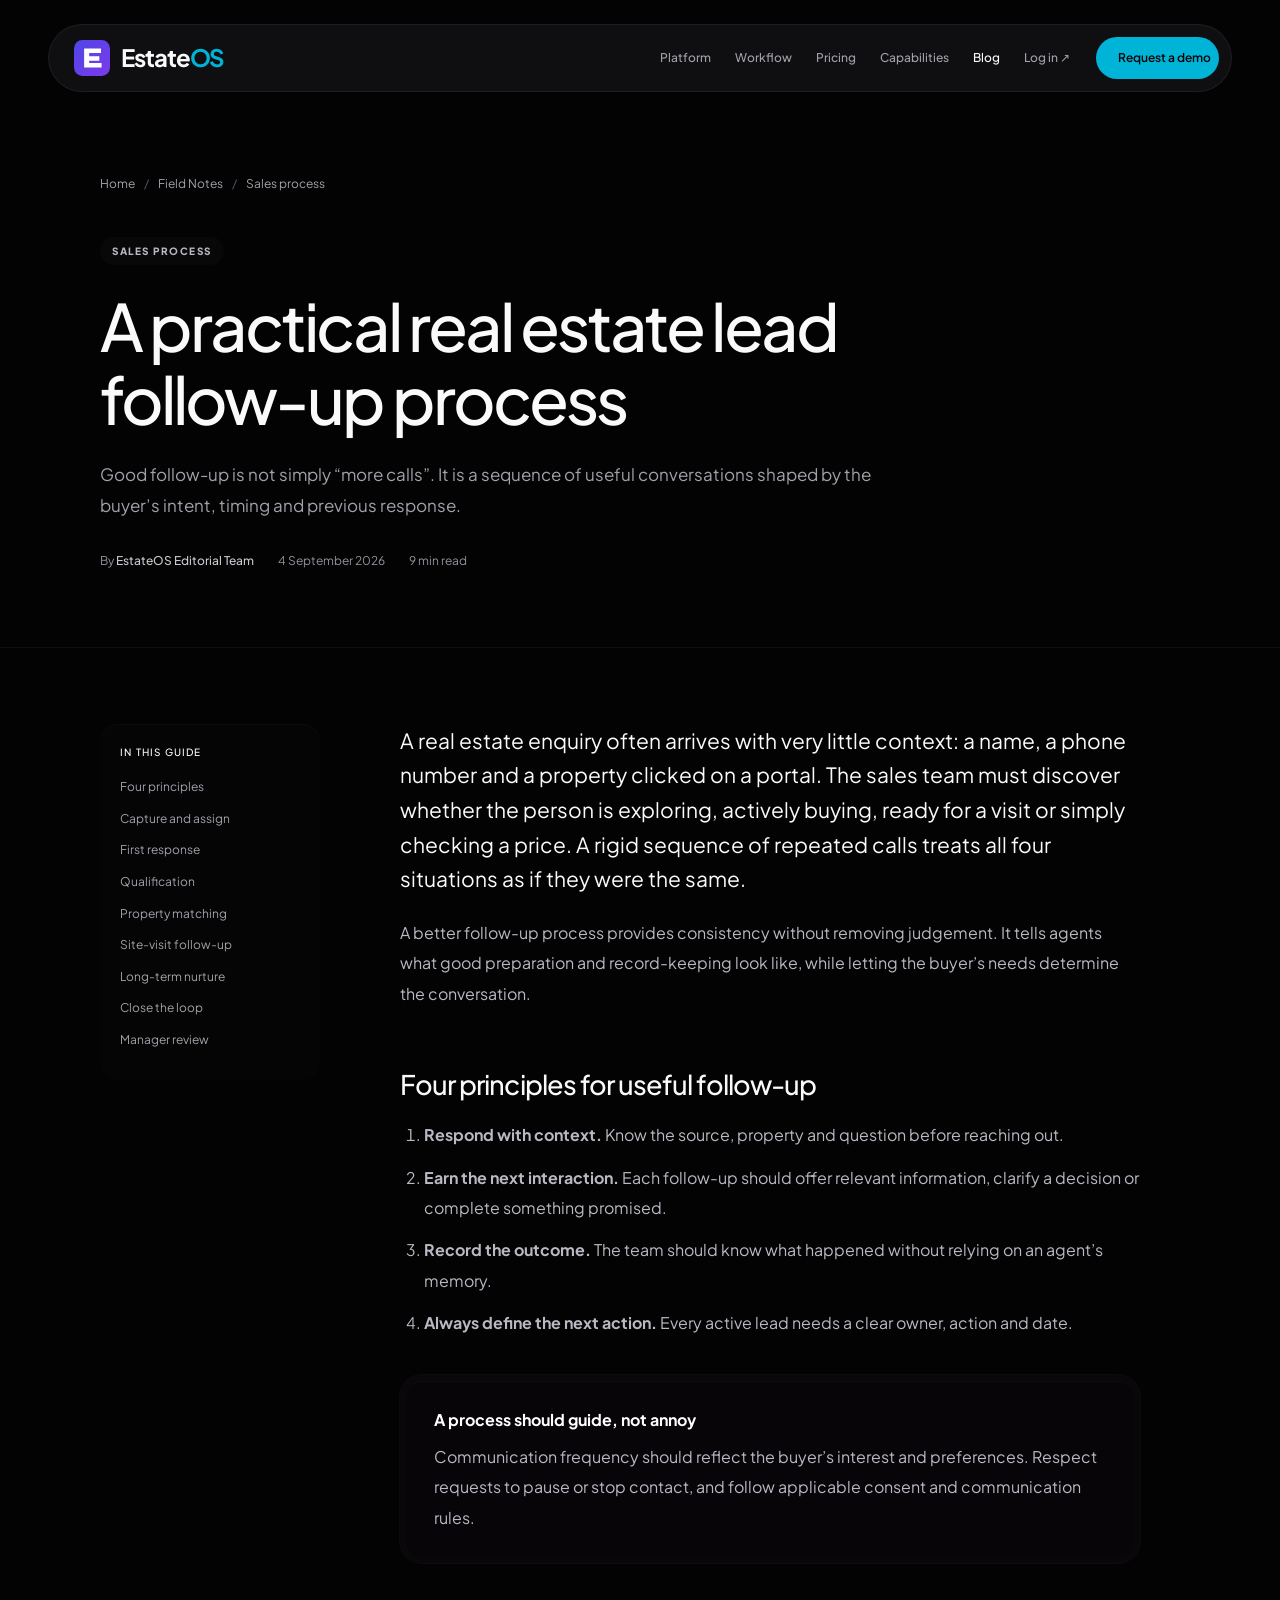
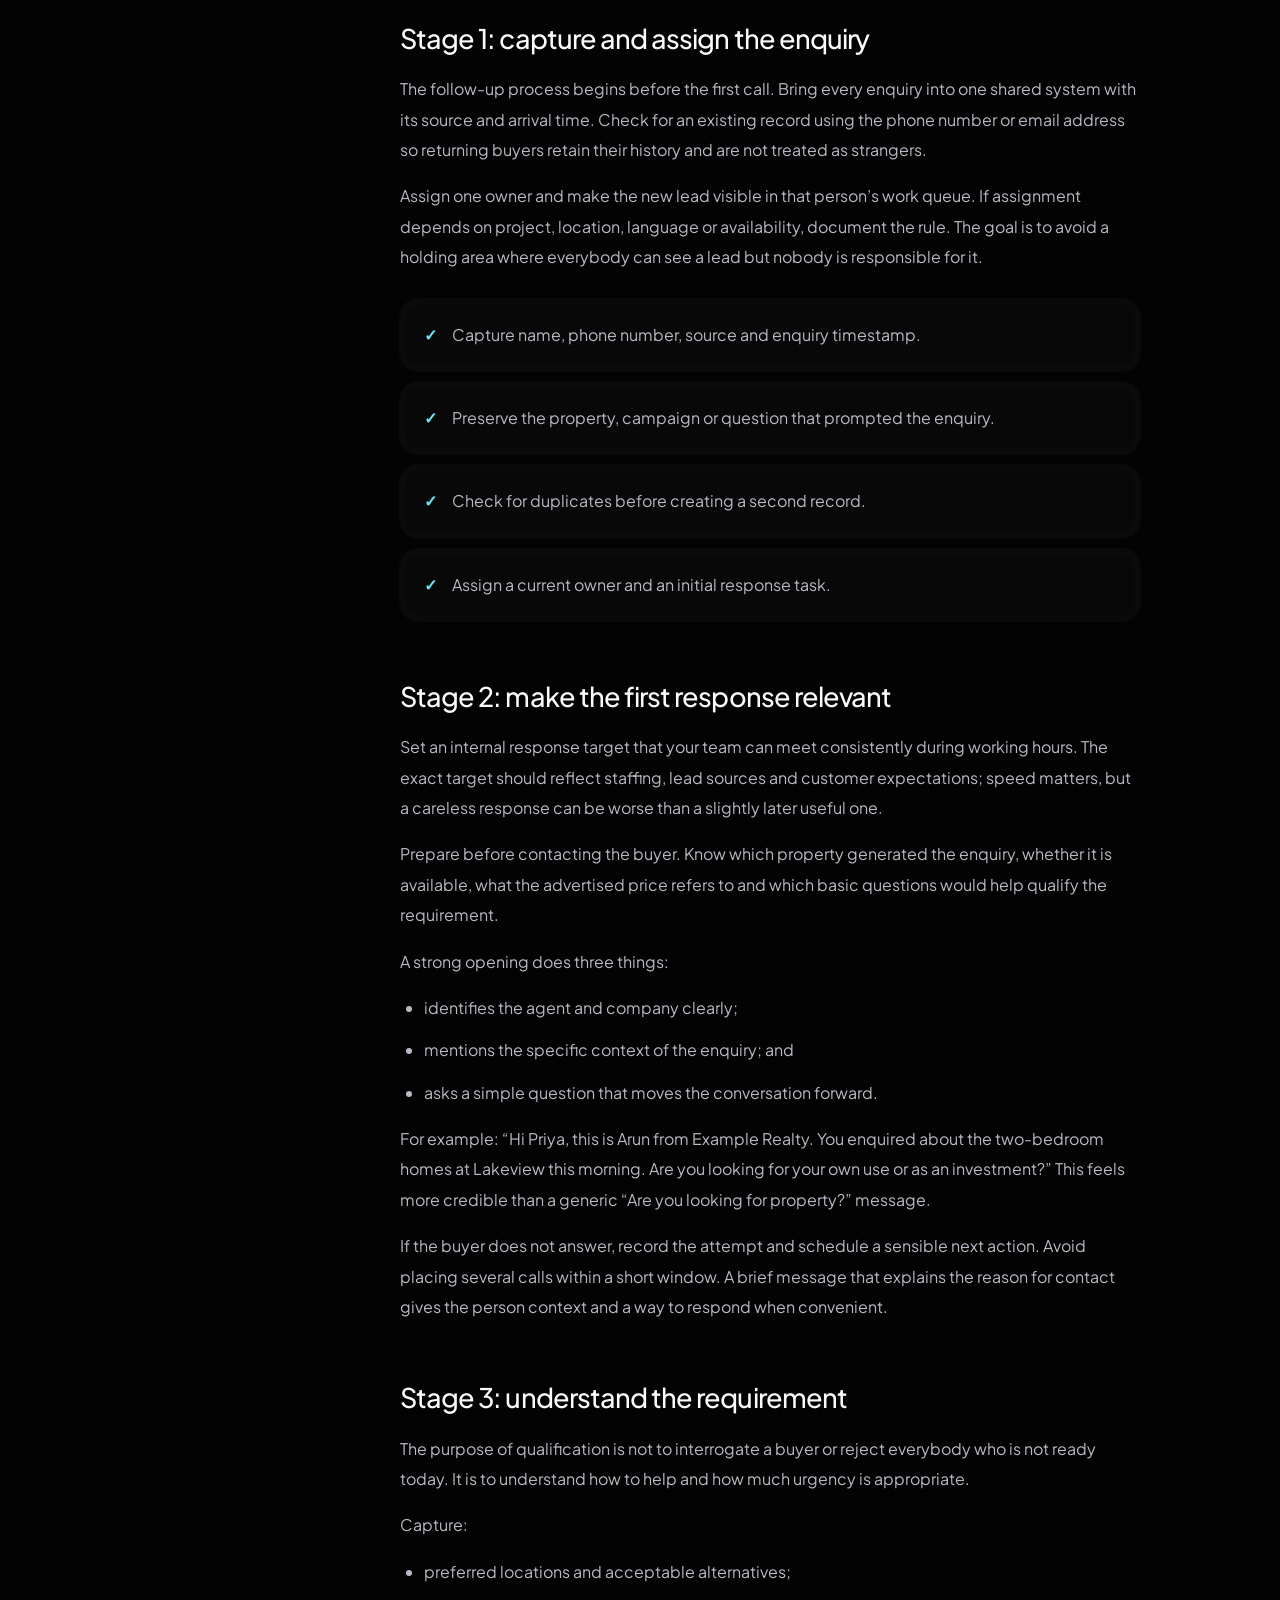
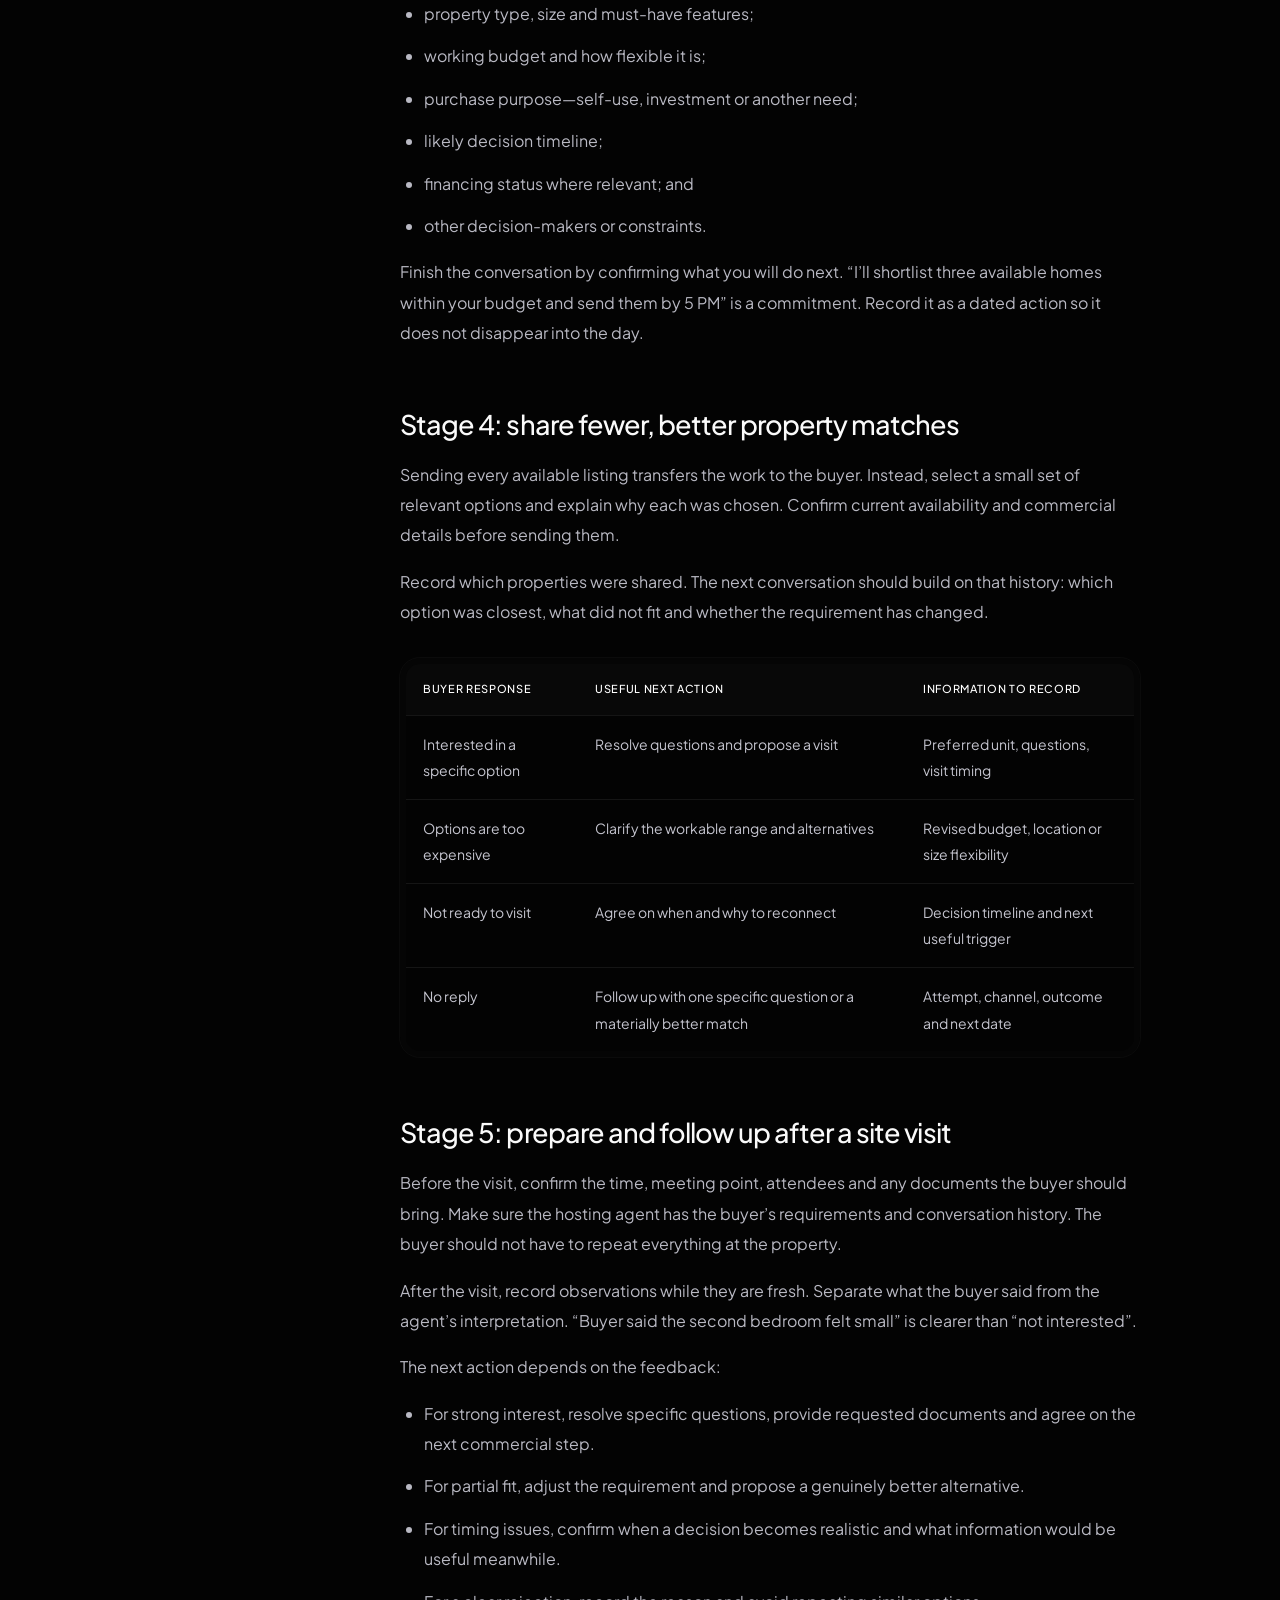
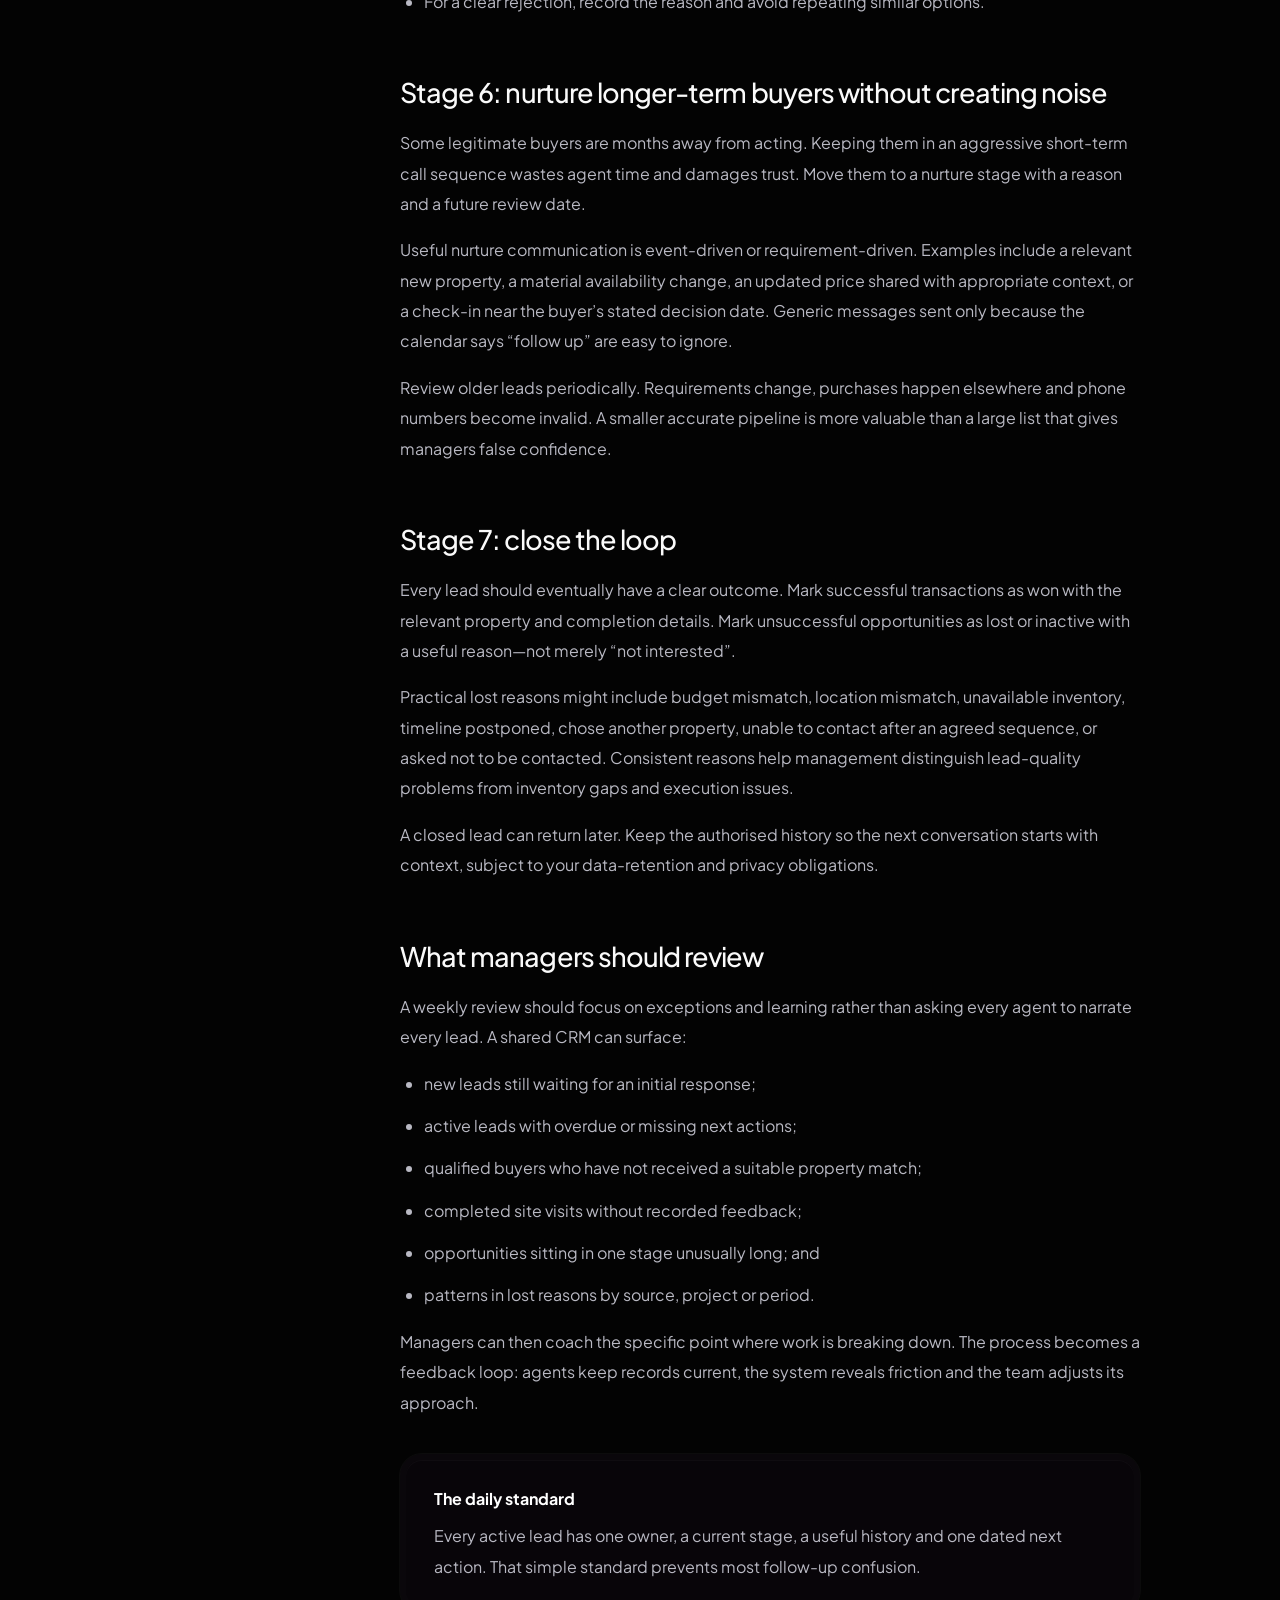
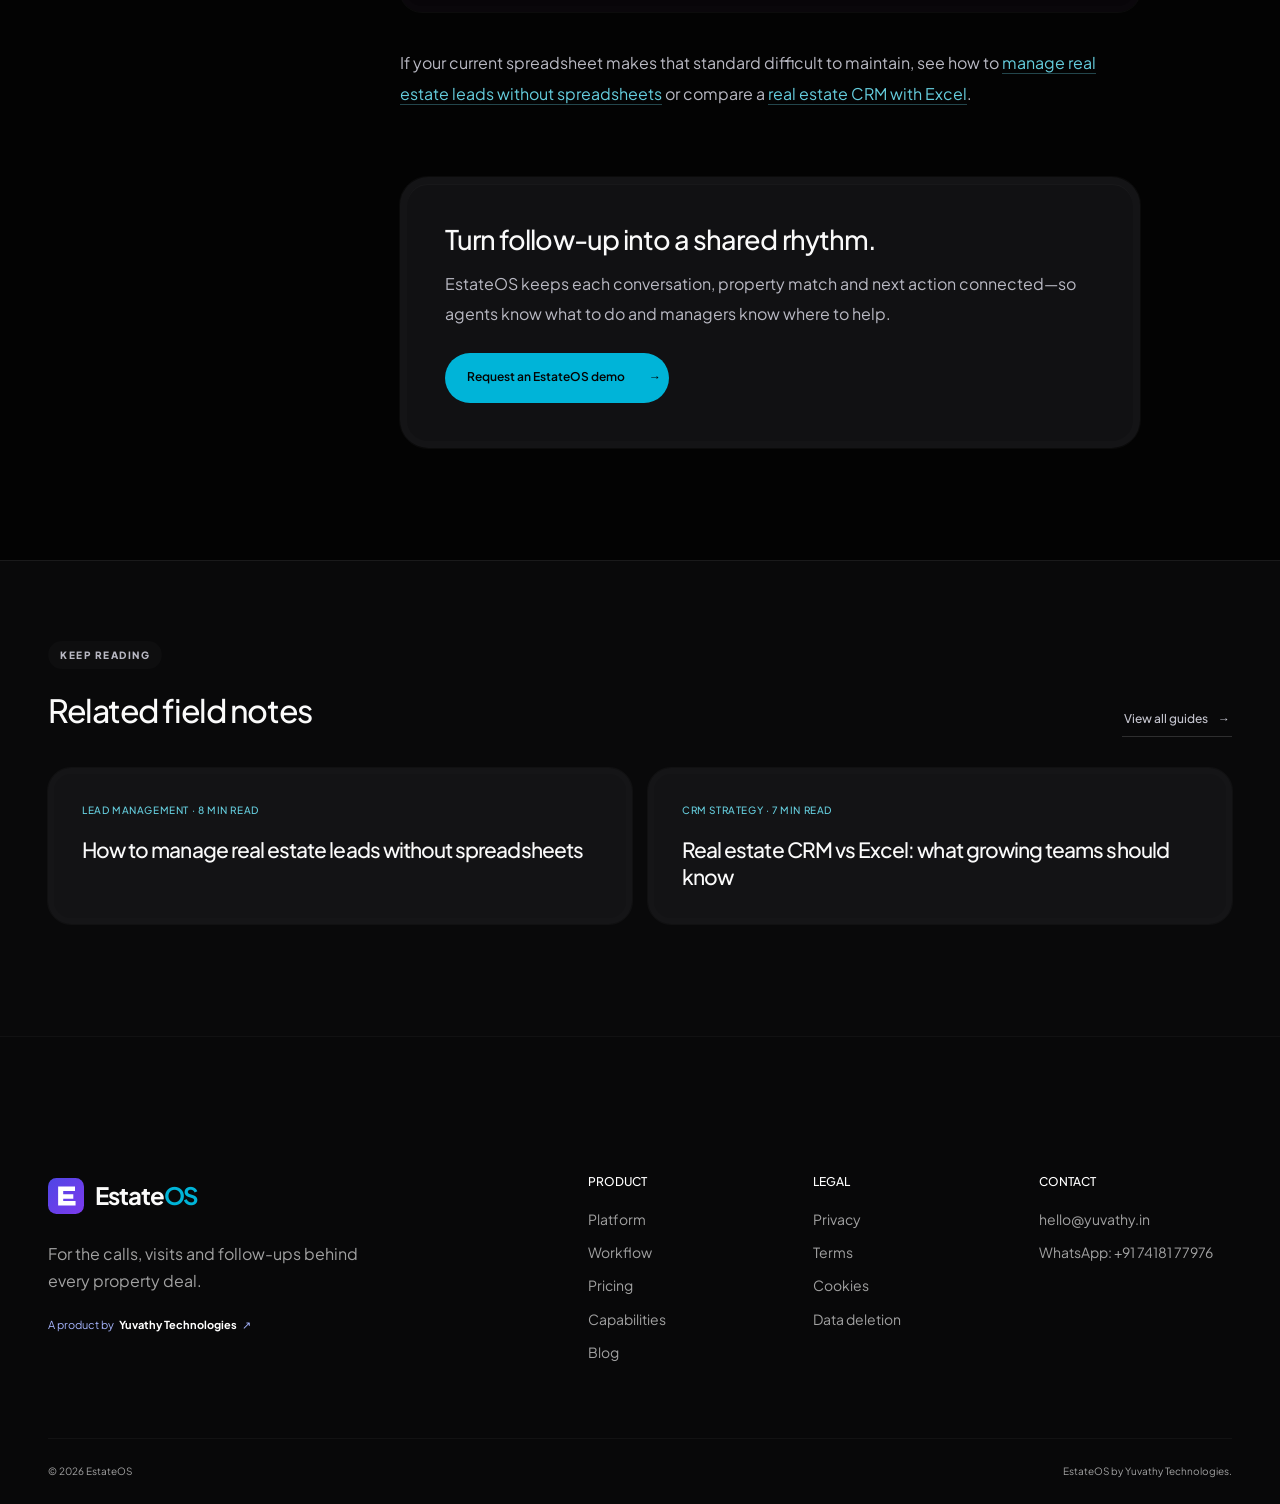
<file: blog/real-estate-lead-follow-up-process/index.html>
<!doctype html>
<html lang="en-IN">
<head>
    <!-- Google tag (gtag.js) -->
    <script async src="https://www.googletagmanager.com/gtag/js?id=G-8HTMG8P2JD"></script>
    <script>
        window.dataLayer = window.dataLayer || [];
        function gtag(){dataLayer.push(arguments);}
        gtag('js', new Date());
        gtag('config', 'G-8HTMG8P2JD');
    </script>
    <meta charset="utf-8">
    <meta name="viewport" content="width=device-width, initial-scale=1">
    <title>A Practical Real Estate Lead Follow-Up Process</title>
    <meta name="description" content="Build a practical real estate lead follow-up process from first response and qualification through property matching, site visits and long-term nurture.">
    <meta name="robots" content="index, follow, max-image-preview:large">
    <meta name="theme-color" content="#030303">
    <link rel="canonical" href="https://estateos.yuvathy.in/blog/real-estate-lead-follow-up-process/">
    <link rel="icon" href="/favicon.svg" type="image/svg+xml">
    <meta property="og:type" content="article">
    <meta property="og:site_name" content="EstateOS">
    <meta property="og:title" content="A Practical Real Estate Lead Follow-Up Process">
    <meta property="og:description" content="Turn real estate enquiries into deliberate, timely conversations without treating every buyer the same.">
    <meta property="og:url" content="https://estateos.yuvathy.in/blog/real-estate-lead-follow-up-process/">
    <meta property="article:published_time" content="2026-09-04T09:00:00+05:30">
    <meta property="article:modified_time" content="2026-09-04T09:00:00+05:30">
    <meta property="article:author" content="EstateOS Editorial Team">
    <meta name="twitter:card" content="summary">
    <meta name="twitter:title" content="A Practical Real Estate Lead Follow-Up Process">
    <meta name="twitter:description" content="Turn real estate enquiries into deliberate, timely conversations without treating every buyer the same.">
    <link rel="stylesheet" href="/style.css">
    <link rel="stylesheet" href="/responsive.css">
    <link rel="preload" href="/assets/fonts/plus-jakarta-sans-latin-variable.woff2" as="font" type="font/woff2" crossorigin>
    <script type="application/ld+json">
    {
        "@context": "https://schema.org",
        "@graph": [
            {
                "@type": "BlogPosting",
                "@id": "https://estateos.yuvathy.in/blog/real-estate-lead-follow-up-process/#article",
                "headline": "A Practical Real Estate Lead Follow-Up Process",
                "description": "Build a practical real estate lead follow-up process from first response and qualification through property matching, site visits and long-term nurture.",
                "url": "https://estateos.yuvathy.in/blog/real-estate-lead-follow-up-process/",
                "mainEntityOfPage": "https://estateos.yuvathy.in/blog/real-estate-lead-follow-up-process/",
                "datePublished": "2026-09-04T09:00:00+05:30",
                "dateModified": "2026-09-04T09:00:00+05:30",
                "inLanguage": "en-IN",
                "author": {"@type": "Organization", "name": "EstateOS Editorial Team", "url": "https://estateos.yuvathy.in/blog/"},
                "publisher": {"@type": "Organization", "name": "Yuvathy Technologies", "url": "https://yuvathy.in/"},
                "isPartOf": {"@id": "https://estateos.yuvathy.in/blog/#blog"},
                "keywords": ["real estate lead follow-up", "real estate sales process", "lead nurturing", "site visit follow-up"]
            },
            {
                "@type": "BreadcrumbList",
                "itemListElement": [
                    {"@type": "ListItem", "position": 1, "name": "Home", "item": "https://estateos.yuvathy.in/"},
                    {"@type": "ListItem", "position": 2, "name": "Blog", "item": "https://estateos.yuvathy.in/blog/"},
                    {"@type": "ListItem", "position": 3, "name": "A Practical Real Estate Lead Follow-Up Process", "item": "https://estateos.yuvathy.in/blog/real-estate-lead-follow-up-process/"}
                ]
            }
        ]
    }
    </script>
    <link rel="stylesheet" href="/marketing.css">
    <link rel="stylesheet" href="/pages.css">
</head>
<body class="marketing-page article-page">
    <a class="skip-link" href="#main">Skip to content</a>
    <header class="site-header" id="site-header">
        <div class="container nav-wrap">
            <a href="/" class="logo" aria-label="EstateOS home"><img class="estateos-mark" src="/favicon.svg" alt="" width="36" height="36"><span class="estateos-wordmark">Estate<span>OS</span></span></a>
            <nav class="main-nav" id="main-nav" aria-label="Primary navigation">
                <a href="/#platform">Platform</a>
                <a href="/#workflow">Workflow</a>
                <a href="/#pricing">Pricing</a>
                <a href="/#capabilities">Capabilities</a>
                <a href="/blog/" aria-current="location">Blog</a>
                <a href="https://app.estateos.yuvathy.in/">Log in ↗</a>
            </nav>
            <a href="/#contact" class="button button-small nav-cta">Request a demo</a>
            <button class="menu-button" id="menu-button" type="button" aria-controls="main-nav" aria-expanded="false"><span>Menu</span><i aria-hidden="true"></i></button>
        </div>
    </header>

    <main id="main">
        <header class="article-hero">
            <div class="container">
                <nav class="breadcrumbs" aria-label="Breadcrumb"><a href="/">Home</a><span aria-hidden="true">/</span><a href="/blog/">Field Notes</a><span aria-hidden="true">/</span><span>Sales process</span></nav>
                <p class="kicker">Sales process</p>
                <h1>A practical real estate lead follow-up process</h1>
                <p class="article-dek">Good follow-up is not simply “more calls”. It is a sequence of useful conversations shaped by the buyer’s intent, timing and previous response.</p>
                <div class="article-meta"><span>By <strong>EstateOS Editorial Team</strong></span><time datetime="2026-09-04">4 September 2026</time><span>9 min read</span></div>
            </div>
        </header>

        <div class="article-shell">
            <nav class="article-toc" aria-label="On this page"><strong>In this guide</strong><a href="#principles">Four principles</a><a href="#intake">Capture and assign</a><a href="#first-response">First response</a><a href="#qualification">Qualification</a><a href="#property-match">Property matching</a><a href="#site-visit">Site-visit follow-up</a><a href="#nurture">Long-term nurture</a><a href="#close">Close the loop</a><a href="#manager-view">Manager review</a></nav>

            <article class="article-body">
                <p>A real estate enquiry often arrives with very little context: a name, a phone number and a property clicked on a portal. The sales team must discover whether the person is exploring, actively buying, ready for a visit or simply checking a price. A rigid sequence of repeated calls treats all four situations as if they were the same.</p>
                <p>A better follow-up process provides consistency without removing judgement. It tells agents what good preparation and record-keeping look like, while letting the buyer’s needs determine the conversation.</p>

                <h2 id="principles">Four principles for useful follow-up</h2>
                <ol>
                    <li><strong>Respond with context.</strong> Know the source, property and question before reaching out.</li>
                    <li><strong>Earn the next interaction.</strong> Each follow-up should offer relevant information, clarify a decision or complete something promised.</li>
                    <li><strong>Record the outcome.</strong> The team should know what happened without relying on an agent’s memory.</li>
                    <li><strong>Always define the next action.</strong> Every active lead needs a clear owner, action and date.</li>
                </ol>
                <div class="article-callout"><strong>A process should guide, not annoy</strong><p>Communication frequency should reflect the buyer’s interest and preferences. Respect requests to pause or stop contact, and follow applicable consent and communication rules.</p></div>

                <h2 id="intake">Stage 1: capture and assign the enquiry</h2>
                <p>The follow-up process begins before the first call. Bring every enquiry into one shared system with its source and arrival time. Check for an existing record using the phone number or email address so returning buyers retain their history and are not treated as strangers.</p>
                <p>Assign one owner and make the new lead visible in that person’s work queue. If assignment depends on project, location, language or availability, document the rule. The goal is to avoid a holding area where everybody can see a lead but nobody is responsible for it.</p>
                <ul class="article-checklist">
                    <li>Capture name, phone number, source and enquiry timestamp.</li>
                    <li>Preserve the property, campaign or question that prompted the enquiry.</li>
                    <li>Check for duplicates before creating a second record.</li>
                    <li>Assign a current owner and an initial response task.</li>
                </ul>

                <h2 id="first-response">Stage 2: make the first response relevant</h2>
                <p>Set an internal response target that your team can meet consistently during working hours. The exact target should reflect staffing, lead sources and customer expectations; speed matters, but a careless response can be worse than a slightly later useful one.</p>
                <p>Prepare before contacting the buyer. Know which property generated the enquiry, whether it is available, what the advertised price refers to and which basic questions would help qualify the requirement.</p>
                <p>A strong opening does three things:</p>
                <ul>
                    <li>identifies the agent and company clearly;</li>
                    <li>mentions the specific context of the enquiry; and</li>
                    <li>asks a simple question that moves the conversation forward.</li>
                </ul>
                <p>For example: “Hi Priya, this is Arun from Example Realty. You enquired about the two-bedroom homes at Lakeview this morning. Are you looking for your own use or as an investment?” This feels more credible than a generic “Are you looking for property?” message.</p>
                <p>If the buyer does not answer, record the attempt and schedule a sensible next action. Avoid placing several calls within a short window. A brief message that explains the reason for contact gives the person context and a way to respond when convenient.</p>

                <h2 id="qualification">Stage 3: understand the requirement</h2>
                <p>The purpose of qualification is not to interrogate a buyer or reject everybody who is not ready today. It is to understand how to help and how much urgency is appropriate.</p>
                <p>Capture:</p>
                <ul>
                    <li>preferred locations and acceptable alternatives;</li>
                    <li>property type, size and must-have features;</li>
                    <li>working budget and how flexible it is;</li>
                    <li>purchase purpose—self-use, investment or another need;</li>
                    <li>likely decision timeline;</li>
                    <li>financing status where relevant; and</li>
                    <li>other decision-makers or constraints.</li>
                </ul>
                <p>Finish the conversation by confirming what you will do next. “I’ll shortlist three available homes within your budget and send them by 5 PM” is a commitment. Record it as a dated action so it does not disappear into the day.</p>

                <h2 id="property-match">Stage 4: share fewer, better property matches</h2>
                <p>Sending every available listing transfers the work to the buyer. Instead, select a small set of relevant options and explain why each was chosen. Confirm current availability and commercial details before sending them.</p>
                <p>Record which properties were shared. The next conversation should build on that history: which option was closest, what did not fit and whether the requirement has changed.</p>
                <div class="article-table-wrap"><table class="article-table"><thead><tr><th>Buyer response</th><th>Useful next action</th><th>Information to record</th></tr></thead><tbody>
                    <tr><td>Interested in a specific option</td><td>Resolve questions and propose a visit</td><td>Preferred unit, questions, visit timing</td></tr>
                    <tr><td>Options are too expensive</td><td>Clarify the workable range and alternatives</td><td>Revised budget, location or size flexibility</td></tr>
                    <tr><td>Not ready to visit</td><td>Agree on when and why to reconnect</td><td>Decision timeline and next useful trigger</td></tr>
                    <tr><td>No reply</td><td>Follow up with one specific question or a materially better match</td><td>Attempt, channel, outcome and next date</td></tr>
                </tbody></table></div>

                <h2 id="site-visit">Stage 5: prepare and follow up after a site visit</h2>
                <p>Before the visit, confirm the time, meeting point, attendees and any documents the buyer should bring. Make sure the hosting agent has the buyer’s requirements and conversation history. The buyer should not have to repeat everything at the property.</p>
                <p>After the visit, record observations while they are fresh. Separate what the buyer said from the agent’s interpretation. “Buyer said the second bedroom felt small” is clearer than “not interested”.</p>
                <p>The next action depends on the feedback:</p>
                <ul>
                    <li>For strong interest, resolve specific questions, provide requested documents and agree on the next commercial step.</li>
                    <li>For partial fit, adjust the requirement and propose a genuinely better alternative.</li>
                    <li>For timing issues, confirm when a decision becomes realistic and what information would be useful meanwhile.</li>
                    <li>For a clear rejection, record the reason and avoid repeating similar options.</li>
                </ul>

                <h2 id="nurture">Stage 6: nurture longer-term buyers without creating noise</h2>
                <p>Some legitimate buyers are months away from acting. Keeping them in an aggressive short-term call sequence wastes agent time and damages trust. Move them to a nurture stage with a reason and a future review date.</p>
                <p>Useful nurture communication is event-driven or requirement-driven. Examples include a relevant new property, a material availability change, an updated price shared with appropriate context, or a check-in near the buyer’s stated decision date. Generic messages sent only because the calendar says “follow up” are easy to ignore.</p>
                <p>Review older leads periodically. Requirements change, purchases happen elsewhere and phone numbers become invalid. A smaller accurate pipeline is more valuable than a large list that gives managers false confidence.</p>

                <h2 id="close">Stage 7: close the loop</h2>
                <p>Every lead should eventually have a clear outcome. Mark successful transactions as won with the relevant property and completion details. Mark unsuccessful opportunities as lost or inactive with a useful reason—not merely “not interested”.</p>
                <p>Practical lost reasons might include budget mismatch, location mismatch, unavailable inventory, timeline postponed, chose another property, unable to contact after an agreed sequence, or asked not to be contacted. Consistent reasons help management distinguish lead-quality problems from inventory gaps and execution issues.</p>
                <p>A closed lead can return later. Keep the authorised history so the next conversation starts with context, subject to your data-retention and privacy obligations.</p>

                <h2 id="manager-view">What managers should review</h2>
                <p>A weekly review should focus on exceptions and learning rather than asking every agent to narrate every lead. A shared CRM can surface:</p>
                <ul>
                    <li>new leads still waiting for an initial response;</li>
                    <li>active leads with overdue or missing next actions;</li>
                    <li>qualified buyers who have not received a suitable property match;</li>
                    <li>completed site visits without recorded feedback;</li>
                    <li>opportunities sitting in one stage unusually long; and</li>
                    <li>patterns in lost reasons by source, project or period.</li>
                </ul>
                <p>Managers can then coach the specific point where work is breaking down. The process becomes a feedback loop: agents keep records current, the system reveals friction and the team adjusts its approach.</p>
                <div class="article-callout"><strong>The daily standard</strong><p>Every active lead has one owner, a current stage, a useful history and one dated next action. That simple standard prevents most follow-up confusion.</p></div>
                <p>If your current spreadsheet makes that standard difficult to maintain, see how to <a href="/blog/manage-real-estate-leads-without-spreadsheets/">manage real estate leads without spreadsheets</a> or compare a <a href="/blog/real-estate-crm-vs-excel/">real estate CRM with Excel</a>.</p>

                <aside class="article-cta" aria-labelledby="article-cta-title">
                    <h2 id="article-cta-title">Turn follow-up into a shared rhythm.</h2>
                    <p>EstateOS keeps each conversation, property match and next action connected—so agents know what to do and managers know where to help.</p>
                    <a class="button" href="/#contact">Request an EstateOS demo <span aria-hidden="true">&rarr;</span></a>
                </aside>
            </article>
        </div>

        <section class="article-related" aria-labelledby="related-title"><div class="container"><div class="article-related-head"><div><p class="kicker">Keep reading</p><h2 id="related-title">Related field notes</h2></div><a class="quiet-link" href="/blog/">View all guides <span aria-hidden="true">&rarr;</span></a></div><div class="article-related-grid"><a class="related-card" href="/blog/manage-real-estate-leads-without-spreadsheets/"><span>Lead management · 8 min read</span><h3>How to manage real estate leads without spreadsheets</h3></a><a class="related-card" href="/blog/real-estate-crm-vs-excel/"><span>CRM strategy · 7 min read</span><h3>Real estate CRM vs Excel: what growing teams should know</h3></a></div></div></section>
    </main>

    <footer class="site-footer">
        <div class="container footer-top">
            <div>
                <a href="/" class="logo logo-light" aria-label="EstateOS home"><img class="estateos-mark" src="/favicon.svg" alt="" width="36" height="36"><span class="estateos-wordmark">Estate<span>OS</span></span></a>
                <p>For the calls, visits and follow-ups behind every property deal.</p>
                <a class="footer-company" href="https://yuvathy.in/" target="_blank" rel="noopener noreferrer">A product by <strong>Yuvathy Technologies</strong> <span aria-hidden="true">&nearr;</span></a>
            </div>
            <div class="footer-links">
                <div><h2>Product</h2><a href="/#platform">Platform</a><a href="/#workflow">Workflow</a><a href="/#pricing">Pricing</a><a href="/#capabilities">Capabilities</a><a href="/blog/">Blog</a></div>
                <div><h2>Legal</h2><a href="/privacy/">Privacy</a><a href="/terms/">Terms</a><a href="/cookies/">Cookies</a><a href="/data-deletion/">Data deletion</a></div>
                <div><h2>Contact</h2><a href="mailto:hello@yuvathy.in">hello@yuvathy.in</a><a href="https://wa.me/917418177976?text=Hi%20EstateOS%20team%2C%20I%27d%20like%20to%20know%20more%20about%20EstateOS." target="_blank" rel="noopener noreferrer">WhatsApp: +91 74181 77976</a></div>
            </div>
        </div>
        <div class="container footer-bottom"><span>&copy; <span id="year">2026</span> EstateOS</span><span>EstateOS by Yuvathy Technologies.</span></div>
    </footer>
    <script src="/main.js" defer></script>
</body>
</html>
</file>
<file: style.css>
:root {
    --ink: #f8fafc;
    --ink-soft: #cbd5e1;
    --muted: #94a3b8;
    --green: #4f46e5;
    --green-deep: #3730a3;
    --gold: #06b6d4;
    --cream: #0b1020;
    --paper: #070b14;
    --line: rgba(255, 255, 255, .09);
    --white: #ffffff;
    --radius: 20px;
    --shadow: 0 34px 90px rgba(0, 0, 0, .35);
}

*, *::before, *::after { box-sizing: border-box; }
html { scroll-behavior: smooth; }
body { margin: 0; overflow-x: hidden; background: var(--paper); color: var(--ink); font-family: "DM Sans", sans-serif; font-size: 16px; line-height: 1.65; -webkit-font-smoothing: antialiased; }
body.menu-open { overflow: hidden; }
h1, h2, h3, p { margin-top: 0; }
h1, h2, h3, .logo { font-family: "Manrope", sans-serif; letter-spacing: -.04em; }
a { color: inherit; text-decoration: none; }
button { color: inherit; font: inherit; }
.container { width: min(90%, 1240px); margin-inline: auto; }
.skip-link { position: fixed; top: 12px; left: 12px; z-index: 100; padding: 10px 14px; border-radius: 8px; background: var(--ink); color: white; transform: translateY(-160%); }
.skip-link:focus { transform: translateY(0); }
:focus-visible { outline: 3px solid rgba(6, 182, 212, .42); outline-offset: 4px; }

.site-header { position: fixed; inset: 0 0 auto; z-index: 50; border-bottom: 1px solid transparent; background: rgba(7, 11, 20, .82); backdrop-filter: blur(18px); transition: border-color .25s, box-shadow .25s; }
.site-header.scrolled { border-color: var(--line); box-shadow: 0 12px 30px rgba(0, 0, 0, .18); }
.nav-wrap { height: 76px; display: flex; align-items: center; gap: 44px; }
.logo { color: white; font-size: 24px; font-weight: 800; letter-spacing: -.07em; }
.logo span { color: #818cf8; }
.main-nav { display: flex; align-items: center; gap: 34px; margin-left: auto; }
.main-nav a { position: relative; color: var(--ink-soft); font-size: 14px; font-weight: 600; }
.main-nav a::after { content: ""; position: absolute; right: 0; bottom: -7px; left: 0; height: 1px; background: var(--green); transform: scaleX(0); transform-origin: right; transition: transform .25s; }@media (hover: hover) and (pointer: fine) {
.main-nav a:hover::after { transform: scaleX(1); transform-origin: left; }}
.button { display: inline-flex; align-items: center; justify-content: center; gap: 14px; min-height: 50px; padding: 0 22px; border: 1px solid #6366f1; border-radius: 12px; background: linear-gradient(135deg, #4f46e5, #7c3aed); color: var(--white); font-size: 14px; font-weight: 700; box-shadow: 0 12px 32px rgba(79, 70, 229, .28); transition: background .25s, border-color .25s, transform .25s, box-shadow .25s; }@media (hover: hover) and (pointer: fine) {
.button:hover { border-color: #818cf8; background: linear-gradient(135deg, #4338ca, #6d28d9); box-shadow: 0 16px 38px rgba(79, 70, 229, .36); transform: translateY(-2px); }}
.button-small { min-height: 42px; padding-inline: 18px; box-shadow: none; }
.menu-button { display: none; align-items: center; gap: 10px; padding: 8px 0; border: 0; background: transparent; font-size: 13px; font-weight: 700; }
.menu-button i, .menu-button i::after { display: block; width: 16px; height: 1px; background: currentColor; transition: transform .25s; }
.menu-button i { position: relative; }
.menu-button i::after { content: ""; position: absolute; top: 5px; }
.menu-button[aria-expanded="true"] i { transform: rotate(45deg); }
.menu-button[aria-expanded="true"] i::after { top: 0; transform: rotate(-90deg); }

.hero { min-height: 800px; display: flex; align-items: center; padding: 148px 0 100px; background: radial-gradient(circle at 72% 30%, rgba(79,70,229,.25), transparent 30%), radial-gradient(circle at 92% 65%, rgba(6,182,212,.08), transparent 24%), linear-gradient(rgba(255,255,255,.025) 1px, transparent 1px), linear-gradient(90deg, rgba(255,255,255,.025) 1px, transparent 1px), var(--paper); background-size: auto, auto, 48px 48px, 48px 48px, auto; }
.hero-grid { display: grid; grid-template-columns: .92fr 1.08fr; align-items: center; gap: 74px; }
.hero h1 { max-width: 680px; margin-bottom: 28px; font-size: clamp(3.75rem, 6.1vw, 5.8rem); font-weight: 700; line-height: .99; }
.hero h1 em { background: linear-gradient(90deg, #818cf8, #06b6d4); -webkit-background-clip: text; background-clip: text; color: transparent; font-style: normal; }
.hero-intro { max-width: 590px; margin-bottom: 32px; color: var(--ink-soft); font-size: 18px; line-height: 1.7; }
.hero-actions { display: flex; align-items: center; gap: 24px; margin-bottom: 37px; }
.quiet-link { display: inline-flex; align-items: center; gap: 10px; padding: 10px 2px 7px; border-bottom: 1px solid rgba(203,213,225,.45); color: var(--ink-soft); font-size: 14px; font-weight: 700; transition: color .2s, border-color .2s; }
.quiet-link:hover { border-color: var(--gold); color: white; }
.trust-row { display: flex; flex-wrap: wrap; gap: 10px 21px; color: var(--muted); font-size: 12px; }
.trust-row span::before { content: "\2713"; margin-right: 7px; color: var(--gold); font-weight: 800; }

.product-window { position: relative; overflow: hidden; border: 1px solid rgba(129,140,248,.2); border-radius: 22px; background: #0f172a; box-shadow: var(--shadow); transform: perspective(1200px) rotateY(-2deg) rotateX(1deg); }
.product-window::after { content: ""; position: absolute; inset: 14px -18px -22px 18px; z-index: -1; border: 1px solid rgba(6,182,212,.24); border-radius: 22px; }
.window-top { height: 58px; display: flex; align-items: center; justify-content: space-between; padding: 0 20px; border-bottom: 1px solid var(--line); }
.window-brand { display: flex; align-items: center; gap: 9px; font-size: 13px; }
.brand-mark { width: 26px; height: 26px; display: grid; place-items: center; border-radius: 7px; background: linear-gradient(135deg, #4f46e5, #7c3aed); color: white; font: 800 12px/1 "Manrope", sans-serif; }
.window-tools { display: flex; gap: 7px; }
.window-tools span { width: 25px; height: 25px; border: 1px solid var(--line); border-radius: 50%; }
.window-shell { min-height: 430px; display: flex; }
.window-nav { width: 62px; display: flex; flex-direction: column; align-items: center; gap: 20px; padding: 27px 0; border-right: 1px solid var(--line); background: rgba(255,255,255,.02); }
.window-nav i { width: 20px; height: 5px; border-radius: 8px; background: rgba(203,213,225,.18); }
.window-nav i.active { height: 20px; background: #6366f1; }
.window-main { min-width: 0; flex: 1; padding: 28px; }
.window-heading { display: flex; align-items: flex-start; justify-content: space-between; margin-bottom: 25px; }
.window-heading small { color: var(--muted); font-size: 10px; }
.window-heading h2 { margin: 2px 0 0; font-size: 18px; }
.date-chip { padding: 6px 9px; border: 1px solid var(--line); border-radius: 7px; color: var(--muted); font-size: 9px; }
.metric-grid { display: grid; grid-template-columns: repeat(3, 1fr); gap: 10px; }
.metric-grid article { padding: 15px; border: 1px solid var(--line); border-radius: 12px; background: rgba(255,255,255,.035); }
.metric-grid article > span { display: block; margin-bottom: 8px; color: var(--muted); font-size: 9px; }
.metric-grid strong { display: block; font: 700 22px/1.1 "Manrope", sans-serif; }
.metric-grid small { color: var(--gold); font-size: 7px; }
.pipeline-card { margin-top: 15px; padding: 18px; border: 1px solid var(--line); border-radius: 12px; background: rgba(255,255,255,.02); }
.pipeline-head { display: flex; justify-content: space-between; font-size: 10px; }
.pipeline-head span { color: var(--gold); }
.pipeline-bars { height: 128px; display: flex; align-items: flex-end; gap: 14px; margin-top: 15px; padding: 0 8px; border-bottom: 1px solid var(--line); }
.pipeline-bars i { width: 25%; height: var(--bar); border-radius: 5px 5px 0 0; background: linear-gradient(180deg, #06b6d4, #4f46e5); }
.pipeline-labels { display: grid; grid-template-columns: repeat(4, 1fr); gap: 14px; padding: 8px 8px 0; color: var(--muted); font-size: 7px; text-align: center; }

.value-strip { padding: 34px 0; border-block: 1px solid var(--line); background: #0a0f1c; }
.value-grid { display: grid; grid-template-columns: 2.2fr repeat(4, .7fr); align-items: center; gap: 24px; }
.value-grid p { max-width: 380px; margin: 0; color: var(--muted); font-size: 14px; }
.value-grid div { display: flex; align-items: center; gap: 9px; font-size: 13px; font-weight: 700; }
.value-grid div span { color: var(--gold); font: 600 9px/1 "Manrope", sans-serif; }

.section { padding: 125px 0; }
.platform { background: var(--paper); }
.section-heading { display: grid; grid-template-columns: 1fr .8fr; align-items: end; gap: 70px; margin-bottom: 64px; }
.section-heading.compact { grid-template-columns: 1fr; }
.section-heading h2, .workflow-copy h2, .contact-card h2, .legal-hero h1 { margin: 0; font-size: clamp(2.8rem, 5vw, 4.7rem); font-weight: 700; line-height: 1.04; }
.section-heading > p { max-width: 500px; margin: 0 0 7px; color: var(--muted); font-size: 17px; }
.kicker { margin-bottom: 15px; color: var(--green); font-size: 11px; font-weight: 800; letter-spacing: .14em; text-transform: uppercase; }
.feature-grid { display: grid; grid-template-columns: repeat(2, 1fr); gap: 18px; }
.feature { position: relative; min-height: 390px; overflow: hidden; padding: 40px; border: 1px solid var(--line); border-radius: var(--radius); background: rgba(255,255,255,.035); }
.feature-wide { display: grid; grid-column: 1 / -1; grid-template-columns: .85fr 1.15fr; align-items: center; gap: 60px; min-height: 430px; background: linear-gradient(135deg, rgba(79,70,229,.11), rgba(6,182,212,.045)); }
.feature-number { display: block; margin-bottom: 62px; color: var(--gold); font: 700 11px/1 "Manrope", sans-serif; }
.feature h3 { max-width: 510px; margin-bottom: 15px; font-size: clamp(1.55rem, 2.4vw, 2.25rem); line-height: 1.15; }
.feature p { max-width: 500px; color: var(--muted); }
.feature-dark { border-color: rgba(129,140,248,.2); background: linear-gradient(145deg, #1e1b4b, #111827); color: white; }
.feature-dark p { color: rgba(255,255,255,.65); }
.inventory-preview { padding: 18px; border: 1px solid var(--line); border-radius: 16px; background: #0f172a; box-shadow: 0 20px 60px rgba(0,0,0,.3); }
.inventory-toolbar { display: flex; gap: 8px; margin-bottom: 14px; }
.inventory-toolbar i { width: 28px; height: 28px; border-radius: 7px; background: linear-gradient(135deg, #4f46e5, #7c3aed); }
.inventory-toolbar span { width: 70px; height: 28px; border-radius: 7px; background: rgba(255,255,255,.07); }
.property-row { display: grid; grid-template-columns: 1.5fr .6fr .5fr; align-items: center; gap: 8px; padding: 15px 12px; border-top: 1px solid var(--line); font-size: 10px; }
.property-row.active { border: 0; border-radius: 9px; background: rgba(99,102,241,.12); }
.property-row span { color: var(--muted); }
.property-row em { justify-self: end; padding: 4px 7px; border-radius: 20px; background: rgba(6,182,212,.12); color: #67e8f9; font-style: normal; font-weight: 700; }
.mini-pipeline { display: grid; grid-template-columns: repeat(4, 1fr); gap: 8px; margin-top: 38px; }
.mini-pipeline i { height: 78px; border-radius: 8px; background: rgba(99,102,241,.16); }
.mini-pipeline i:nth-child(2) { height: 105px; background: rgba(124,58,237,.28); }
.mini-pipeline i:nth-child(3) { height: 60px; background: rgba(6,182,212,.34); }
.mini-pipeline i:nth-child(4) { height: 92px; background: linear-gradient(180deg, #06b6d4, #4f46e5); }
.followup-card { position: absolute; right: 38px; bottom: 38px; left: 38px; display: grid; padding: 18px; border: 1px solid rgba(255,255,255,.13); border-radius: 12px; background: rgba(255,255,255,.07); }
.followup-card span, .followup-card small { color: rgba(255,255,255,.55); font-size: 10px; }
.followup-card strong { margin: 3px 0 6px; font-size: 14px; }
.team-stack { display: flex; margin-top: 42px; }
.team-stack i, .team-stack span { width: 48px; height: 48px; display: grid; place-items: center; margin-right: -9px; border: 3px solid #0b1020; border-radius: 50%; background: #312e81; color: white; font-size: 10px; font-style: normal; font-weight: 800; }
.team-stack i:nth-child(2) { background: #5b21b6; }.team-stack i:nth-child(3) { background: #0e7490; }.team-stack span { background: #4f46e5; color: white; }
.sparkline { height: 115px; display: flex; align-items: flex-end; gap: 9px; margin-top: 32px; padding: 0 10px 10px; border-bottom: 1px solid var(--line); }
.sparkline span { width: 16.66%; height: var(--h); border-radius: 6px 6px 0 0; background: rgba(99,102,241,.2); }
.sparkline span:nth-last-child(-n+2) { background: linear-gradient(180deg, #06b6d4, #4f46e5); }

.workflow { background: #0b1020; color: white; }
.workflow-grid { display: grid; grid-template-columns: .85fr 1.15fr; gap: 100px; }
.kicker-light { color: #67e8f9; }
.workflow-copy { position: sticky; top: 120px; align-self: start; }
.workflow-copy > p:not(.kicker) { max-width: 450px; margin: 28px 0; color: rgba(255,255,255,.6); font-size: 17px; }
.quiet-link-light { border-color: rgba(255,255,255,.35); color: white; }
.workflow-list { margin: 0; padding: 0; list-style: none; }
.workflow-list li { display: grid; grid-template-columns: 70px 1fr; gap: 24px; padding: 37px 0; border-top: 1px solid rgba(255,255,255,.14); }
.workflow-list li:last-child { border-bottom: 1px solid rgba(255,255,255,.14); }
.workflow-list > li > span { color: #67e8f9; font: 700 11px/1.5 "Manrope", sans-serif; }
.workflow-list h3 { margin-bottom: 8px; font-size: 26px; }
.workflow-list p { margin: 0; color: rgba(255,255,255,.58); }

.pricing { position: relative; background: #090e19; }
.pricing::before { content: ""; position: absolute; inset: 0; pointer-events: none; background: radial-gradient(circle at 50% 12%, rgba(79,70,229,.14), transparent 26%); }
.pricing > .container { position: relative; }
.pricing-grid { display: grid; grid-template-columns: repeat(3, minmax(0, 1fr)); align-items: stretch; gap: 16px; }
.pricing-card { position: relative; display: flex; flex-direction: column; min-width: 0; padding: 30px; border: 1px solid var(--line); border-radius: 20px; background: rgba(255,255,255,.03); overflow: hidden; }
.pricing-card-featured { border-color: rgba(129,140,248,.44); background: linear-gradient(180deg, rgba(79,70,229,.13), rgba(255,255,255,.035)); box-shadow: 0 25px 65px rgba(0,0,0,.25); }
.pricing-card-featured::before { content: ""; position: absolute; inset: 0 0 auto; height: 3px; background: linear-gradient(90deg, #4f46e5, #7c3aed, #06b6d4); }
.plan-topline { display: flex; align-items: center; justify-content: space-between; gap: 15px; margin-bottom: 32px; }
.plan-icon { width: 43px; height: 43px; display: grid; place-items: center; border-radius: 12px; background: linear-gradient(135deg, #4f46e5, #7c3aed); color: white; font: 800 12px/1 "Manrope", sans-serif; box-shadow: 0 12px 28px rgba(79,70,229,.25); }
.plan-status { padding: 6px 9px; border: 1px solid rgba(103,232,249,.18); border-radius: 999px; background: rgba(6,182,212,.08); color: #a5f3fc; font-size: 9px; font-weight: 800; letter-spacing: .06em; text-transform: uppercase; }
.pricing-card h3 { margin-bottom: 11px; font-size: 28px; }
.plan-description { min-height: 82px; margin-bottom: 26px; color: var(--muted); font-size: 14px; }
.plan-price { min-height: 96px; display: flex; flex-direction: column; justify-content: flex-start; padding-bottom: 22px; border-bottom: 1px solid var(--line); }
.plan-price strong { font: 750 clamp(2.1rem, 3vw, 3rem)/1.05 "Manrope", sans-serif; letter-spacing: -.055em; }
.plan-price strong small { font-size: .72em; }
.plan-price span { margin-top: 7px; color: var(--muted); font-size: 11px; }
.plan-summary { display: grid; gap: 8px; margin: 20px 0; }
.plan-summary span { position: relative; padding-left: 16px; color: var(--ink-soft); font-size: 11px; }
.plan-summary span::before { content: ""; position: absolute; top: .68em; left: 0; width: 5px; height: 5px; border-radius: 50%; background: #06b6d4; box-shadow: 0 0 0 3px rgba(6,182,212,.09); }
.plan-includes { margin: 5px 0 28px; }
.plan-includes > span { display: block; margin-bottom: 13px; color: white; font-size: 10px; font-weight: 800; letter-spacing: .08em; text-transform: uppercase; }
.plan-includes ul { display: grid; gap: 10px; margin: 0; padding: 0; list-style: none; }
.plan-includes li { position: relative; padding-left: 23px; color: var(--ink-soft); font-size: 13px; }
.plan-includes li::before { content: "\2713"; position: absolute; left: 0; color: #818cf8; font-weight: 800; }
.pricing-button { display: inline-flex; align-items: center; justify-content: center; gap: 12px; min-height: 50px; margin-top: auto; padding: 0 20px; border: 1px solid rgba(129,140,248,.35); border-radius: 12px; background: rgba(99,102,241,.07); color: #e0e7ff; font-size: 13px; font-weight: 700; transition: border-color .2s, background .2s, transform .2s; }@media (hover: hover) and (pointer: fine) {
.pricing-button:hover { border-color: #818cf8; background: rgba(99,102,241,.14); transform: translateY(-2px); }}
.pricing-card .button { width: 100%; margin-top: auto; }
.pricing-footnote { max-width: 760px; margin: 25px auto 0; color: var(--muted); font-size: 11px; text-align: center; }

.principles { background: var(--paper); }
.principle-grid { display: grid; grid-template-columns: repeat(3, 1fr); border-block: 1px solid var(--line); }
.principle-grid article { min-height: 280px; padding: 38px 36px; border-right: 1px solid var(--line); }
.principle-grid article:first-child { padding-left: 0; }.principle-grid article:last-child { border-right: 0; }
.line-icon { color: var(--gold); font: 700 11px/1 "Manrope", sans-serif; }
.principle-grid h3 { margin: 65px 0 12px; font-size: 21px; }
.principle-grid p { color: var(--muted); font-size: 14px; }

.insights { border-top: 1px solid var(--line); background: radial-gradient(circle at 12% 12%, rgba(79,70,229,.11), transparent 28%), #090e19; }
.insights .section-heading > div:last-child { display: grid; justify-items: start; gap: 16px; }
.insights .section-heading > div:last-child p { margin: 0; color: var(--muted); font-size: 17px; }
.insight-grid { display: grid; grid-template-columns: repeat(3, minmax(0, 1fr)); gap: 16px; }
.insight-card { min-width: 0; border: 1px solid var(--line); border-radius: var(--radius); background: rgba(255,255,255,.03); transition: border-color .25s, background .25s, transform .25s; }@media (hover: hover) and (pointer: fine) {
.insight-card:hover { border-color: rgba(129,140,248,.42); background: rgba(99,102,241,.07); transform: translateY(-4px); }}
.insight-card > a { min-height: 385px; display: flex; flex-direction: column; padding: 34px; }
.insight-number { align-self: flex-start; padding: 8px 10px; border: 1px solid rgba(103,232,249,.18); border-radius: 8px; color: #67e8f9; font: 700 10px/1 "Manrope", sans-serif; }
.insight-topic { margin: 58px 0 13px; color: #a5b4fc; font-size: 11px; font-weight: 700; letter-spacing: .04em; text-transform: uppercase; }
.insight-card h3 { margin-bottom: 14px; font-size: 23px; line-height: 1.2; }
.insight-card h3 + p { color: var(--muted); font-size: 14px; }
.insight-link { display: inline-flex; align-items: center; gap: 10px; margin-top: auto; color: var(--ink-soft); font-size: 13px; font-weight: 700; }
.insight-link i { color: var(--gold); font-style: normal; transition: transform .2s; }@media (hover: hover) and (pointer: fine) {
.insight-card:hover .insight-link i { transform: translateX(4px); }}

.contact { padding: 22px 0 110px; background: var(--paper); }
.contact-card { display: grid; grid-template-columns: .82fr 1.18fr; align-items: center; gap: 72px; padding: 70px; border: 1px solid rgba(129,140,248,.22); border-radius: 24px; background: radial-gradient(circle at 90% 15%, rgba(6,182,212,.18), transparent 26%), linear-gradient(135deg, #312e81, #1e1b4b 55%, #0f172a); color: white; box-shadow: 0 34px 80px rgba(0,0,0,.35); }
.contact-intro > p:not(.kicker) { max-width: 470px; margin: 26px 0 30px; color: rgba(255,255,255,.7); font-size: 16px; }
.contact-channels { display: grid; gap: 10px; }
.contact-channel { display: grid; gap: 2px; padding: 14px 16px; border: 1px solid rgba(255,255,255,.13); border-radius: 11px; background: rgba(255,255,255,.055); transition: border-color .2s, background .2s, transform .2s; }@media (hover: hover) and (pointer: fine) {
.contact-channel:hover { border-color: rgba(103,232,249,.48); background: rgba(255,255,255,.09); transform: translateY(-1px); }}
.contact-channel span { color: rgba(255,255,255,.55); font-size: 10px; font-weight: 700; letter-spacing: .08em; text-transform: uppercase; }
.contact-channel strong { font-size: 14px; }
.demo-form { display: grid; grid-template-columns: repeat(2, minmax(0, 1fr)); gap: 17px; padding: 30px; border: 1px solid rgba(255,255,255,.14); border-radius: 18px; background: rgba(7,11,20,.78); box-shadow: 0 22px 55px rgba(0,0,0,.24); }
.form-heading, .form-field-full, .form-submit, .form-privacy, .form-status { grid-column: 1 / -1; }
.form-heading { margin-bottom: 2px; }
.form-heading span { display: block; margin-bottom: 3px; font: 700 22px/1.2 "Manrope", sans-serif; letter-spacing: -.035em; }
.form-heading p { margin: 0; color: rgba(255,255,255,.54); font-size: 12px; }
.form-field { display: grid; gap: 7px; }
.form-field label { color: rgba(255,255,255,.78); font-size: 11px; font-weight: 700; }
.form-field input { width: 100%; min-height: 48px; padding: 0 14px; border: 1px solid rgba(255,255,255,.14); border-radius: 10px; background: rgba(255,255,255,.055); color: white; font: 500 14px/1 "DM Sans", sans-serif; outline: none; transition: border-color .2s, box-shadow .2s, background .2s; }
.form-field input::placeholder { color: rgba(203,213,225,.42); }
.form-field input:hover { background: rgba(255,255,255,.075); }
.form-field input:focus { border-color: #818cf8; box-shadow: 0 0 0 3px rgba(99,102,241,.18); background: rgba(255,255,255,.08); }
.form-field input:user-invalid { border-color: rgba(248,113,113,.75); }
.form-submit { width: 100%; margin-top: 2px; cursor: pointer; }
.form-privacy { margin: -4px 0 0; color: rgba(255,255,255,.48); font-size: 10px; line-height: 1.55; text-align: center; }
.form-privacy a { color: rgba(255,255,255,.78); text-decoration: underline; text-underline-offset: 2px; }
.form-status { min-height: 0; margin: -8px 0 0; color: #67e8f9; font-size: 11px; text-align: center; }
.button-light { border-color: white; background: white; color: #312e81; box-shadow: none; }
.button-light:hover { border-color: #e0e7ff; background: #e0e7ff; color: #312e81; }

.site-footer { padding: 75px 0 25px; background: #050810; color: rgba(255,255,255,.62); }
.footer-top { display: grid; grid-template-columns: 1fr 1.4fr; gap: 80px; padding-bottom: 65px; }
.logo-light { color: white; }
.footer-top > div:first-child p { max-width: 310px; margin-top: 20px; }
.footer-company { display: inline-flex; align-items: center; gap: 5px; color: #a5b4fc; font-size: 13px; transition: color .2s; }
.footer-company strong { color: white; font-weight: 700; }
.footer-company:hover { color: #67e8f9; }
.footer-links { display: grid; grid-template-columns: repeat(3, 1fr); gap: 32px; }
.footer-links h2 { margin-bottom: 20px; color: white; font: 700 11px/1 "DM Sans", sans-serif; letter-spacing: .11em; text-transform: uppercase; }
.footer-links a { display: block; margin-bottom: 10px; font-size: 14px; transition: color .2s; }
.footer-links a:hover { color: white; }
.footer-bottom { display: flex; justify-content: space-between; padding-top: 24px; border-top: 1px solid rgba(255,255,255,.12); font-size: 12px; }
.footer-bottom a { color: rgba(255,255,255,.82); transition: color .2s; }
.footer-bottom a:hover { color: #67e8f9; }




/* Legal pages */
.legal-page { background: var(--paper); }
.legal-hero { padding: 165px 0 70px; border-bottom: 1px solid var(--line); background: radial-gradient(circle at 80% 20%, rgba(79,70,229,.2), transparent 28%), linear-gradient(180deg, var(--paper), var(--cream)); }
.legal-hero .container { max-width: 900px; }
.legal-hero h1 { margin-bottom: 20px; }
.legal-hero p { max-width: 700px; margin-bottom: 0; color: var(--muted); font-size: 18px; }
.legal-meta { display: flex; gap: 18px; margin-top: 25px; color: var(--ink-soft); font-size: 12px; }
.legal-layout { width: min(90%, 1100px); display: grid; grid-template-columns: 240px minmax(0, 740px); gap: 85px; margin: 0 auto; padding: 75px 0 120px; }
.legal-toc { position: sticky; top: 110px; align-self: start; padding-left: 18px; border-left: 1px solid var(--line); }
.legal-toc strong { display: block; margin-bottom: 14px; font-size: 11px; letter-spacing: .1em; text-transform: uppercase; }
.legal-toc a { display: block; margin: 8px 0; color: var(--muted); font-size: 13px; }
.legal-toc a:hover { color: var(--green); }
.legal-content section { margin-bottom: 52px; scroll-margin-top: 110px; }
.legal-content h2 { margin-bottom: 15px; font-size: 25px; line-height: 1.25; }
.legal-content h3 { margin: 26px 0 10px; font-size: 18px; }
.legal-content p, .legal-content li { color: var(--ink-soft); }
.legal-content ul, .legal-content ol { padding-left: 22px; }
.legal-content li { margin-bottom: 9px; }
.legal-content a { color: var(--green); text-decoration: underline; text-underline-offset: 3px; }
.legal-note { padding: 20px 22px; border-left: 3px solid var(--gold); background: rgba(99,102,241,.1); }
.deletion-steps { padding: 0 !important; list-style: none; counter-reset: steps; }
.deletion-steps li { position: relative; margin-bottom: 14px; padding: 20px 22px 20px 65px; border: 1px solid var(--line); border-radius: 12px; background: rgba(255,255,255,.035); counter-increment: steps; }
.deletion-steps li::before { content: counter(steps, decimal-leading-zero); position: absolute; top: 24px; left: 22px; color: var(--gold); font: 700 11px/1 "Manrope", sans-serif; }

/* Editorial pages */
.blog-page { background: var(--paper); }
.blog-hero { padding: 164px 0 84px; border-bottom: 1px solid var(--line); background: radial-gradient(circle at 78% 22%, rgba(79,70,229,.24), transparent 30%), radial-gradient(circle at 88% 70%, rgba(6,182,212,.08), transparent 24%), var(--paper); }
.blog-hero-grid { display: grid; grid-template-columns: 1fr .7fr; align-items: end; gap: 90px; }
.blog-hero h1 { max-width: 800px; margin: 0; font-size: clamp(3.4rem, 6.5vw, 6.4rem); font-weight: 700; line-height: .98; }
.blog-hero h1 em { background: linear-gradient(90deg, #818cf8, #06b6d4); -webkit-background-clip: text; background-clip: text; color: transparent; font-style: normal; }
.blog-hero-intro { margin: 0 0 8px; color: var(--ink-soft); font-size: 18px; }
.blog-listing { padding: 85px 0 125px; }
.blog-listing-head { display: flex; align-items: center; justify-content: space-between; gap: 25px; margin-bottom: 32px; padding-bottom: 20px; border-bottom: 1px solid var(--line); }
.blog-listing-head h2 { margin: 0; font-size: 18px; }
.blog-listing-head span { color: var(--muted); font-size: 12px; }
.blog-grid { display: grid; grid-template-columns: repeat(3, minmax(0, 1fr)); gap: 17px; }
.blog-card { min-width: 0; border: 1px solid var(--line); border-radius: var(--radius); background: rgba(255,255,255,.03); transition: transform .25s, border-color .25s, background .25s; }@media (hover: hover) and (pointer: fine) {
.blog-card:hover { border-color: rgba(129,140,248,.43); background: rgba(99,102,241,.07); transform: translateY(-4px); }}
.blog-card a { min-height: 455px; display: flex; flex-direction: column; padding: 34px; }
.blog-card-mark { width: 46px; height: 46px; display: grid; place-items: center; border: 1px solid rgba(129,140,248,.28); border-radius: 13px; background: linear-gradient(135deg, rgba(79,70,229,.35), rgba(124,58,237,.16)); color: #c7d2fe; font: 700 11px/1 "Manrope", sans-serif; }
.blog-card-meta { margin: 68px 0 14px; color: #a5b4fc; font-size: 11px; font-weight: 700; letter-spacing: .04em; text-transform: uppercase; }
.blog-card h2 { margin-bottom: 15px; font-size: 25px; line-height: 1.18; }
.blog-card h2 + p { color: var(--muted); font-size: 14px; }
.blog-card .insight-link { margin-top: auto; }
.blog-principle { display: grid; grid-template-columns: .75fr 1.25fr; gap: 90px; margin-top: 82px; padding: 58px; border: 1px solid rgba(129,140,248,.2); border-radius: 22px; background: linear-gradient(135deg, rgba(79,70,229,.11), rgba(6,182,212,.035)); }
.blog-principle h2 { margin: 0; font-size: 32px; line-height: 1.15; }
.blog-principle p { max-width: 650px; margin: 0; color: var(--ink-soft); font-size: 16px; }

.article-page { background: var(--paper); }
.article-hero { padding: 138px 0 72px; border-bottom: 1px solid var(--line); background: radial-gradient(circle at 78% 15%, rgba(79,70,229,.2), transparent 28%), var(--paper); }
.article-hero .container { max-width: 980px; }
.breadcrumbs { display: flex; flex-wrap: wrap; align-items: center; gap: 9px; margin-bottom: 43px; color: var(--muted); font-size: 12px; }
.breadcrumbs a { transition: color .2s; }
.breadcrumbs a:hover { color: white; }
.breadcrumbs span[aria-hidden="true"] { color: #475569; }
.article-hero h1 { max-width: 920px; margin: 0 0 24px; font-size: clamp(3rem, 6vw, 5.6rem); font-weight: 700; line-height: 1.02; }
.article-dek { max-width: 790px; margin-bottom: 29px; color: var(--ink-soft); font-size: 19px; line-height: 1.65; }
.article-meta { display: flex; flex-wrap: wrap; gap: 10px 20px; color: var(--muted); font-size: 12px; }
.article-meta strong { color: #c7d2fe; font-weight: 700; }
.article-shell { width: min(90%, 1120px); display: grid; grid-template-columns: 230px minmax(0, 740px); gap: 80px; margin: 0 auto; padding: 75px 0 115px; }
.article-toc { position: sticky; top: 110px; align-self: start; padding-left: 18px; border-left: 1px solid var(--line); }
.article-toc strong { display: block; margin-bottom: 15px; color: var(--ink); font-size: 11px; letter-spacing: .1em; text-transform: uppercase; }
.article-toc a { display: block; margin: 9px 0; color: var(--muted); font-size: 12px; line-height: 1.45; transition: color .2s; }
.article-toc a:hover { color: #a5b4fc; }
.article-body { min-width: 0; font-size: 17px; line-height: 1.82; }
.article-body > p:first-child { color: var(--ink); font-size: 21px; line-height: 1.65; }
.article-body h2 { margin: 58px 0 18px; scroll-margin-top: 110px; font-size: 30px; line-height: 1.25; }
.article-body h3 { margin: 34px 0 12px; font-size: 21px; line-height: 1.3; }
.article-body p, .article-body li { color: var(--ink-soft); }
.article-body ul, .article-body ol { padding-left: 24px; }
.article-body li { margin-bottom: 12px; }
.article-body a { color: #a5b4fc; text-decoration: underline; text-decoration-color: rgba(165,180,252,.45); text-underline-offset: 4px; }
.article-callout { margin: 36px 0; padding: 25px 27px; border-left: 3px solid var(--gold); border-radius: 0 12px 12px 0; background: rgba(6,182,212,.065); }
.article-callout strong { display: block; margin-bottom: 7px; color: white; }
.article-callout p { margin: 0; }
.article-checklist { display: grid; gap: 11px; margin: 26px 0 38px !important; padding: 0 !important; list-style: none; }
.article-checklist li { position: relative; margin: 0; padding: 15px 18px 15px 46px; border: 1px solid var(--line); border-radius: 11px; background: rgba(255,255,255,.025); }
.article-checklist li::before { content: "\2713"; position: absolute; top: 15px; left: 18px; color: #67e8f9; font-weight: 800; }
.article-table-wrap { margin: 30px 0 42px; overflow-x: auto; border: 1px solid var(--line); border-radius: 13px; }
.article-table { width: 100%; border-collapse: collapse; font-size: 14px; }
.article-table th, .article-table td { padding: 15px 17px; border-bottom: 1px solid var(--line); text-align: left; vertical-align: top; }
.article-table tr:last-child td { border-bottom: 0; }
.article-table th { background: rgba(99,102,241,.11); color: white; font-size: 11px; letter-spacing: .06em; text-transform: uppercase; }
.article-table td { color: var(--ink-soft); }
.article-cta { margin-top: 68px; padding: 38px; border: 1px solid rgba(129,140,248,.25); border-radius: 18px; background: linear-gradient(135deg, rgba(79,70,229,.2), rgba(6,182,212,.06)); }
.article-cta h2 { margin: 0 0 12px; font-size: 28px; }
.article-cta p { margin-bottom: 23px; }
.article-related { padding: 78px 0 105px; border-top: 1px solid var(--line); background: #090e19; }
.article-related-head { display: flex; align-items: end; justify-content: space-between; gap: 30px; margin-bottom: 31px; }
.article-related-head h2 { margin: 0; font-size: 32px; }
.article-related-grid { display: grid; grid-template-columns: repeat(2, minmax(0, 1fr)); gap: 16px; }
.related-card { min-width: 0; padding: 28px; border: 1px solid var(--line); border-radius: 16px; background: rgba(255,255,255,.025); transition: border-color .2s, transform .2s; }@media (hover: hover) and (pointer: fine) {
.related-card:hover { border-color: rgba(129,140,248,.4); transform: translateY(-3px); }}
.related-card span { display: block; margin-bottom: 17px; color: #a5b4fc; font-size: 10px; font-weight: 700; letter-spacing: .06em; text-transform: uppercase; }
.related-card h3 { margin: 0; font-size: 21px; line-height: 1.3; }
</file>
<file: responsive.css>
@media (max-width: 1100px) {
    .hero { min-height: auto; }
    .hero-grid { grid-template-columns: 1fr; gap: 60px; }
    .hero-copy { max-width: 760px; }
    .product-window { max-width: 780px; transform: none; }
    .value-grid { grid-template-columns: 1.7fr repeat(4, .7fr); }
    .feature-wide { gap: 36px; }
    .workflow-grid { gap: 65px; }
    .pricing-grid { gap: 12px; }
    .pricing-card { padding: 24px; }
    .insight-card > a, .blog-card a { padding: 28px; }
}

@media (max-width: 860px) {
    .nav-wrap { height: 68px; }
    .nav-cta { margin-left: auto; }
    .main-nav { position: fixed; inset: 68px 0 auto; display: grid; gap: 0; margin: 0; padding: 18px 5% 28px; border-bottom: 1px solid var(--line); background: var(--paper); box-shadow: 0 25px 50px rgba(0,0,0,.35); opacity: 0; pointer-events: none; transform: translateY(-14px); transition: opacity .25s, transform .25s; }
    .main-nav.open { opacity: 1; pointer-events: auto; transform: none; }
    .main-nav a { padding: 13px 0; border-bottom: 1px solid var(--line); font-size: 15px; }
    .menu-button { display: flex; }
    .hero { padding: 125px 0 78px; }
    .value-grid { grid-template-columns: repeat(4, 1fr); }
    .value-grid p { grid-column: 1 / -1; }
    .section { padding: 95px 0; }
    .section-heading { grid-template-columns: 1fr; gap: 24px; }
    .section-heading > p { max-width: 620px; }
    .feature-wide { grid-template-columns: 1fr; }
    .workflow-grid { grid-template-columns: 1fr; }
    .workflow-copy { position: static; }
    .principle-grid { grid-template-columns: 1fr; }
    .principle-grid article, .principle-grid article:first-child { min-height: auto; padding: 32px 0; border-right: 0; border-bottom: 1px solid var(--line); }
    .principle-grid article:last-child { border-bottom: 0; }
    .principle-grid h3 { margin-top: 28px; }
    .pricing-grid { grid-template-columns: 1fr; gap: 16px; }
    .pricing-card { width: min(100%, 650px); margin-inline: auto; padding: 32px; }
    .plan-description, .plan-price { min-height: 0; }
    .contact-card { grid-template-columns: 1fr; gap: 42px; padding: 58px; }
    .contact-intro > p:not(.kicker) { max-width: 620px; }
    .contact-channels { grid-template-columns: repeat(2, minmax(0, 1fr)); }
    .footer-top { grid-template-columns: 1fr; gap: 55px; }
    .legal-layout { grid-template-columns: 1fr; gap: 42px; }
    .legal-toc { position: static; columns: 2; }
    .legal-toc strong { column-span: all; }
    .insight-grid, .blog-grid { grid-template-columns: 1fr; }
    .insight-card > a, .blog-card a { min-height: 330px; }
    .insight-topic, .blog-card-meta { margin-top: 42px; }
    .blog-hero-grid { grid-template-columns: 1fr; gap: 28px; }
    .blog-principle { grid-template-columns: 1fr; gap: 24px; padding: 42px; }
    .article-shell { grid-template-columns: 1fr; gap: 42px; }
    .article-toc { position: static; columns: 2; }
    .article-toc strong { column-span: all; }
}

@media (max-width: 650px) {
    .container { width: min(90%, 560px); }
    .nav-cta { display: none; }
    .menu-button { margin-left: auto; }
    .hero h1 { font-size: clamp(3rem, 14vw, 4.5rem); }
    .hero-intro { font-size: 16px; }
    .hero-actions { align-items: flex-start; }
    .trust-row { display: grid; }
    .product-window { border-radius: 16px; }
    .window-shell { min-height: 390px; }
    .window-nav { width: 43px; }
    .window-main { padding: 18px; }
    .metric-grid { grid-template-columns: repeat(2, 1fr); }
    .metric-grid article:nth-child(3) { display: none; }
    .pipeline-bars { gap: 8px; }
    .value-grid { grid-template-columns: repeat(2, 1fr); }
    .section-heading h2, .workflow-copy h2, .contact-card h2, .legal-hero h1 { font-size: clamp(2.55rem, 12vw, 3.8rem); }
    .feature-grid { grid-template-columns: 1fr; }
    .feature-wide { grid-column: auto; }
    .feature { min-height: 360px; padding: 30px; }
    .feature-number { margin-bottom: 42px; }
    .property-row { grid-template-columns: 1.25fr .5fr; }
    .property-row span { display: none; }
    .workflow-list li { grid-template-columns: 46px 1fr; }
    .contact { padding-bottom: 70px; }
    .contact-card { padding: 38px 28px; border-radius: 18px; }
    .demo-form { padding: 25px; }
    .footer-links { grid-template-columns: 1fr 1fr; row-gap: 35px; }
    .footer-bottom { display: grid; gap: 8px; }
    .legal-hero { padding: 130px 0 55px; }
    .legal-layout { padding: 55px 0 85px; }
    .legal-toc { columns: 1; }
    .legal-meta { display: grid; gap: 5px; }
    .blog-hero { padding: 130px 0 62px; }
    .blog-hero h1 { font-size: clamp(3rem, 14vw, 4.5rem); }
    .blog-listing { padding: 60px 0 85px; }
    .blog-principle { padding: 32px 27px; }
    .article-hero { padding: 115px 0 56px; }
    .article-hero h1 { font-size: clamp(2.7rem, 12vw, 4.2rem); }
    .article-dek { font-size: 17px; }
    .article-shell { padding: 55px 0 85px; }
    .article-toc { columns: 1; }
    .article-body { font-size: 16px; }
    .article-body > p:first-child { font-size: 19px; }
    .article-body h2 { font-size: 27px; }
    .article-cta { padding: 28px; }
    .article-related-grid { grid-template-columns: 1fr; }
}

@media (max-width: 420px) {
    .hero-actions { display: grid; justify-items: start; }
    .metric-grid { grid-template-columns: 1fr; }
    .metric-grid article:nth-child(2) { display: none; }
    .window-heading h2 { font-size: 16px; }
    .pipeline-labels { gap: 5px; }
    .feature { padding: 25px; }
    .pricing-card { padding: 25px; }
    .inventory-preview { padding: 12px; }
    .followup-card { right: 25px; bottom: 25px; left: 25px; }
    .footer-links { grid-template-columns: 1fr; }
    .contact-channels, .demo-form { grid-template-columns: 1fr; }
    .form-heading, .form-field-full, .form-submit, .form-privacy, .form-status { grid-column: 1; }
}
</file>
<file: marketing.css>
@font-face{font-family:'Plus Jakarta Sans';font-style:normal;font-weight:400 800;font-display:swap;src:url('/assets/fonts/plus-jakarta-sans-latin-variable.woff2') format('woff2')}
:root{--ink:#fafafa;--ink-soft:#c5c5cf;--muted:#a1a1aa;--green:#00b4d8;--green-deep:#008aa6;--gold:#c77dff;--cream:#111113;--paper:#030303;--line:#ffffff12;--shadow:0 24px 90px #00000014;--curve:cubic-bezier(.23,1,.32,1);--motion-press:160ms;--motion-ui:200ms;--motion-menu:250ms}
html{scroll-padding-top:125px}.marketing-page{font-family:'Plus Jakarta Sans',sans-serif}.marketing-page h1,.marketing-page h2,.marketing-page h3,.marketing-page .logo{font-family:inherit;font-weight:500;letter-spacing:-.045em}.marketing-page em{font-style:normal;color:var(--gold)}.container{width:min(1240px,calc(100% - 96px))}.section{padding:112px 0}.kicker{display:table;padding:6px 12px;border-radius:99px;background:#ffffff05;color:#b8b8c3;font-size:10px;letter-spacing:.15em;text-transform:uppercase}.site-header{inset:24px 0 auto;background:none;border:0;backdrop-filter:none;pointer-events:none;z-index:30}.site-header.scrolled{box-shadow:none;border:0}.nav-wrap{height:68px;border:1px solid #ffffff10;border-radius:99px;padding:10px 12px 10px 25px;background:#111113ed;backdrop-filter:blur(20px);pointer-events:auto;gap:26px}.logo{font-size:24px!important;font-weight:700!important}.logo span{color:var(--primary,#00b4d8)}.main-nav{gap:24px}.main-nav a{font-size:12px;font-weight:500;color:var(--muted)}.nav-cta{font-size:12px!important}.button,.pricing-button{border:0;border-radius:99px;background:#00b4d8;color:#030303;box-shadow:none;font-size:12px;font-weight:600;padding:8px 8px 8px 22px;gap:24px;transition:transform var(--motion-ui) var(--curve),background var(--motion-ui) var(--curve)}@media (hover: hover) and (pointer: fine) {.button:hover,.pricing-button:hover{background:#34c8e5;color:#030303;box-shadow:none;transform:translateY(-2px)}}.button:active,.pricing-button:active{transform:scale(.98)}.cta-arrow{width:32px;height:32px;display:grid;place-items:center;background:#03030315;border-radius:50%;font-size:20px;flex-shrink:0;transition:transform var(--motion-ui) var(--curve)}@media (hover: hover) and (pointer: fine) {.button:hover .cta-arrow,.pricing-button:hover .cta-arrow{transform:translate(2px,-2px)}}.quiet-link{font-size:12px;font-weight:500;border-color:#ffffff26}.hero{min-height:790px;padding:180px 0 100px;background:radial-gradient(ellipse at 83% 40%,#00b4d80a,transparent 44%),#030303}.hero-grid{grid-template-columns:1.06fr 1fr;gap:64px}.hero h1{font-size:clamp(46px,5.1vw,72px);line-height:1.08;margin-bottom:26px}.hero h1 em{background:none;color:#c77dff}.hero-intro{font-size:15px;line-height:1.9;color:#a1a1aa;max-width:490px}.hero .kicker{margin-bottom:25px}.hero-actions{gap:26px;margin-bottom:32px}.trust-row{font-size:10px;gap:12px}.trust-row span::before{color:#00b4d8}.preview-shell{padding:8px;background:#ffffff04;border:1px solid #ffffff0c;border-radius:30px;position:relative}.preview-caption{display:flex;justify-content:space-between;padding:15px 14px 22px;font-size:8px;letter-spacing:.08em;color:#9898a6}.live-dot{letter-spacing:0}.live-dot:before{content:'';display:inline-block;width:5px;height:5px;background:#00b4d8;border-radius:50%;margin-right:6px}.product-window{background:#101012;border:1px solid #ffffff0b;border-radius:22px;transform:none;box-shadow:none}.product-window::after{display:none}.window-top{background:#151517;border-color:#ffffff09;padding:20px}.brand-mark{background:#00b4d8;color:#030303;border-radius:9px}.window-brand strong{font-size:12px}.window-nav{background:#0b0b0d;border-color:#ffffff08}.window-nav i{background:#ffffff10;border-radius:4px}.window-nav i.active{background:#00b4d8}.window-main{padding:24px 18px}.window-heading h2{font-size:20px;letter-spacing:-.03em}.date-chip{background:#ffffff06;border-color:#ffffff09;font-size:8px}.metric-grid{gap:8px}.metric-grid article{padding:15px 10px;background:#19191c;border:1px solid #ffffff08;border-radius:13px}.metric-grid article>span{font-size:9px}.metric-grid strong{font-size:28px;font-weight:500}.metric-grid small{font-size:8px;color:#92929d}.pipeline-card{background:#171719;border-color:#ffffff08;border-radius:15px;padding:18px}.pipeline-head{font-size:11px}.pipeline-head span{color:#00b4d8}.pipeline-bars{gap:15px;height:100px}.pipeline-bars i{background:linear-gradient(0deg,#00b4d822,#00b4d8);border-radius:6px 6px 0 0}.pipeline-bars i:nth-child(even){background:linear-gradient(0deg,#c77dff22,#c77dff)}.pipeline-labels{font-size:8px}.preview-note{color:#777783;font-size:9px;margin:16px 12px 8px}.value-strip{background:#030303;border-block:1px solid #ffffff0b}.value-grid{padding-block:26px}.value-grid p{font-size:12px;color:#91919c}.value-grid div{font-size:11px}.value-grid div span{color:#00b4d8;font-size:9px}.section-heading{gap:80px;margin-bottom:50px}.section-heading h2,.workflow h2,.contact h2{font-size:clamp(34px,4vw,52px);line-height:1.12}.section-heading>p,.section-heading>div>p:not(.kicker){font-size:14px;color:#a1a1aa}.feature-grid{gap:20px;grid-template-columns:repeat(2,minmax(0,1fr))}.feature{border:7px solid #ffffff03;outline:1px solid #ffffff08;border-radius:28px;background:#111113;padding:30px;box-shadow:inset 0 1px #ffffff08}.feature-wide{grid-column:1/-1;grid-template-columns:1fr 1fr;gap:60px}.feature-number{font-size:9px;color:#00b4d8;letter-spacing:.1em}.feature h3{font-size:24px;max-width:360px}.feature p{font-size:13px;color:#a1a1aa}.feature-dark{background:#151019}.inventory-preview,.followup-card{background:#1a1a1d;border-color:#ffffff0b;box-shadow:none}.property-row,.property-row.active{background:#ffffff03;border-color:#ffffff0a}.property-row em{color:#70cfc8}.mini-pipeline i{background:#00b4d8}.mini-pipeline i:nth-child(2){background:#35a6c0}.mini-pipeline i:nth-child(3){background:#9973bb}.mini-pipeline i:nth-child(4){background:#c77dff}.team-stack i{background:#213137;border-color:#111113}.team-stack i:nth-child(2){background:#362541}.team-stack i:nth-child(3){background:#2d2d32}.sparkline span{background:#00b4d8}.capabilities{background:#09090a}.capability-layout{display:grid;grid-template-columns:repeat(2,minmax(0,1fr));gap:20px}.capability-shell{padding:7px;border-radius:29px;background:#ffffff03;outline:1px solid #ffffff08}.capability-core{height:100%;padding:36px;background:#131315;border-radius:22px;box-shadow:inset 0 1px #ffffff08}.capability-core h3{font-size:28px;line-height:1.2;margin:28px 0 20px}.capability-core p{font-size:13px;color:#a1a1aa;max-width:540px}.capability-spotlight{grid-column:1/-1}.capability-spotlight .capability-core{background:radial-gradient(ellipse at 100% 0,#00b4d813,transparent 60%),#131315;padding:44px}.capability-spotlight h3{font-size:36px}.journey-track{display:flex;align-items:center;gap:16px;margin:35px 0;flex-wrap:wrap}.journey-track span,.capability-tags span{padding:8px 13px;background:#ffffff04;border-radius:99px;font-size:10px;color:#c4c4cd}.journey-track i{font-style:normal;color:#00b4d8}.capability-tags{display:flex;gap:8px;flex-wrap:wrap;margin-top:30px}.intelligence-signal{display:flex;align-items:center;gap:15px;margin-top:26px;font-size:12px}.intelligence-signal>span{color:#c77dff;font-size:40px}.intelligence-signal small{display:block;color:#85858f;font-size:10px;margin-top:6px}.capability-note{font-size:11px;color:#85858f;margin:28px 0 0;max-width:780px}.workflow{background:#100d14}.workflow-copy>p{color:#a1a1aa}.workflow-list li{border-color:#ffffff10}.workflow-list li>span{color:#c77dff}.workflow-list p{color:#a1a1aa}.pricing-card{background:#ffffff03;border:7px solid #ffffff02;outline:1px solid #ffffff09;border-radius:28px;padding:27px;box-shadow:inset 0 1px #ffffff08}.pricing-card-featured{background:#091518;outline-color:#00b4d844;box-shadow:inset 0 1px #ffffff10}.pricing-card h3{font-size:28px}.plan-icon{background:#ffffff06;color:#00b4d8}.plan-status{background:#ffffff05;color:#babac5;border-color:#ffffff0c}.plan-price strong{font-size:36px;letter-spacing:-.05em}.pricing-card:last-child .plan-price strong{font-size:29px}.plan-summary span{background:#ffffff04;color:#b7b7c2;border-color:#ffffff0b}.plan-includes li:before{color:#00b4d8}.pricing-footnote{color:#888893}.principles{background:#09090a}.principle-grid h3{font-size:24px}.line-icon{color:#c77dff;border-color:#ffffff15}.principle-grid p{font-size:13px;color:#a1a1aa}.insight-card{background:#111113;border:7px solid #ffffff03;outline:1px solid #ffffff08;border-radius:28px}.insight-card>a{padding:28px}.insight-card h3{font-size:23px}.insight-number,.insight-link{color:#00b4d8}.insight-card p{font-size:12px;color:#a1a1aa}.contact{padding:80px 0 112px;background:#030303}.contact-card{background:#111113;border:7px solid #ffffff03;outline:1px solid #ffffff09;border-radius:32px;box-shadow:inset 0 1px #ffffff08;padding:52px;gap:60px}.contact-intro>p{font-size:14px;color:#a1a1aa}.contact-channel{border-color:#ffffff0b;background:#ffffff03}.demo-form{background:#171719;border:1px solid #ffffff0a;box-shadow:none;border-radius:24px;padding:28px}.demo-form input{background:#0d0d0f;border:1px solid #ffffff14;border-radius:12px;color:white}.demo-form input:focus{border-color:#00b4d8}.button-light{background:#00b4d8}.site-footer{background:#080809;border-top:1px solid #ffffff09}.footer-top{padding-block:64px}.footer-links h2{font-size:12px;letter-spacing:0}.footer-company{font-size:11px}.footer-bottom{border-color:#ffffff0a;font-size:10px}.menu-button i,.menu-button i:after{transition:transform var(--motion-press) var(--curve)}
@media(min-width:861px) and (max-width:1100px){.nav-wrap{gap:18px}.main-nav{gap:15px}.hero-grid{grid-template-columns:1fr 1fr;gap:30px}.hero h1{font-size:52px}.metric-grid small{font-size:7px}.contact-card{gap:30px;padding:32px}}
@media(max-width:860px){.container{width:calc(100% - 32px)}.site-header{top:16px}.nav-wrap{padding:8px 18px;height:62px}.menu-button{min-width:44px;min-height:44px;justify-content:center}.menu-button>span{display:none}.nav-cta{margin-left:auto}.main-nav{inset:94px 16px 16px;padding:42px 30px;border-radius:26px;background:#111113f5;backdrop-filter:blur(24px);align-content:center;gap:10px;visibility:hidden;transition:opacity var(--motion-menu) var(--curve),transform var(--motion-menu) var(--curve),visibility var(--motion-menu)}.main-nav.open{visibility:visible}.main-nav a{font-size:25px;font-weight:500;border:0;transform:translateY(15px);transition:transform var(--motion-menu) var(--curve);padding:12px 0}.main-nav.open a{transform:none}.hero{padding:140px 0 65px;min-height:auto}.hero-grid{grid-template-columns:1fr;gap:48px}.hero h1{font-size:clamp(43px,8vw,64px)}.hero-intro{max-width:580px}.preview-shell{width:100%;max-width:650px}.product-window{max-width:none}.section{padding:80px 0}.section-heading{gap:22px}.feature-grid,.capability-layout{grid-template-columns:1fr}.feature-wide,.capability-spotlight{grid-column:auto}.feature{padding:26px}.capability-core,.capability-spotlight .capability-core{padding:28px}.capability-spotlight h3{font-size:30px}.contact{padding:40px 0 80px}.contact-card{padding:25px;gap:35px}.pricing-card{padding:28px}.value-grid{gap:18px}.value-grid p{grid-column:1/-1}.contact h2{font-size:36px}.demo-form{padding:22px}.hero-actions{flex-wrap:wrap;gap:18px}.trust-row{max-width:330px;line-height:1.8}.window-heading h2{font-size:18px}.window-main{padding:20px 12px}.metric-grid strong{font-size:25px}.metric-grid article{padding:12px 8px}.metric-grid article>span{font-size:8px}.metric-grid small{font-size:7px}.journey-track{gap:8px}.journey-track span{font-size:9px;padding:7px 10px}.preview-caption{font-size:7px;padding-inline:8px}.section-heading h2{font-size:37px}}

.marketing-page .pricing,.marketing-page .insights{background:#030303}.marketing-page .feature-wide{background:#111113}
@media(max-width:860px){.nav-wrap{backdrop-filter:none}.main-nav{z-index:31}.menu-button{position:relative;z-index:32}}

/* Everyday work, rather than decorative dashboard charts. */
.day-list { margin-top: 22px; padding: 6px 14px; background: #ffffff03; border-radius: 16px; box-shadow: inset 0 1px #ffffff08; }
.day-task { display: grid; grid-template-columns: 36px 1fr auto; align-items: center; gap: 12px; padding: 17px 0; }
.day-task + .day-task { border-top: 1px solid #ffffff08; }
.task-time { color: #9797a3; font-size: 9px; font-variant-numeric: tabular-nums; }
.day-task strong { display: block; font-size: 11px; font-weight: 500; line-height: 1.5; }
.day-task p { color: #9696a2; font-size: 9px; margin: 4px 0 0; line-height: 1.6; }
.task-type { border-radius: 99px; padding: 5px 9px; background: #00b4d810; color: #65ccdb; font-size: 8px; }
.task-type.lilac { background: #c77dff12; color: #d3a0f7; }
.marketing-page .hero h1 { font-size: clamp(43px, 4.8vw, 67px); }
.marketing-page .hero-intro { max-width: 510px; font-size: 16px; }
.marketing-page .feature h3 { max-width: 420px; }
.marketing-page .capability-core h3 { font-size: 27px; }
.marketing-page .capability-spotlight h3 { font-size: 36px; max-width: 620px; }
.marketing-page .capability-spotlight .capability-core { background: #131315; }
.marketing-page .workflow-list h3 { font-size: 22px; }
.marketing-page .workflow-list p { max-width: 450px; font-size: 14px; line-height: 1.8; }
.marketing-page .workflow-copy > p:not(.kicker) { font-size: 15px; line-height: 1.85; }
.questions-layout { display: grid; grid-template-columns: .9fr 1.1fr; gap: 90px; }
.questions-layout h2 { font-size: clamp(34px, 3.5vw, 48px); line-height: 1.15; }
.questions-intro { max-width: 370px; color: #a1a1aa; font-size: 14px; margin: 25px 0; }
.question-list details { border-bottom: 1px solid #ffffff12; }
.question-list summary { cursor: pointer; padding: 24px 32px 24px 0; font-size: 15px; line-height: 1.6; list-style: none; position: relative; }
.question-list summary::-webkit-details-marker { display: none; }
.question-list summary::after { content: '+'; position: absolute; right: 3px; top: 24px; color: #c77dff; transition: transform var(--motion-press) var(--curve); }
.question-list details[open] summary::after { transform: rotate(45deg); }
.question-list details p { margin: 0; padding: 0 26px 26px 0; color: #a1a1aa; font-size: 13px; line-height: 1.9; }
@media (max-width: 860px) {
  .marketing-page .hero h1 { font-size: clamp(40px, 7.8vw, 60px); }
  .questions-layout { grid-template-columns: 1fr; gap: 30px; }
  .questions-intro { max-width: 540px; }
  .marketing-page .capability-spotlight h3 { font-size: 29px; }
  .day-task { grid-template-columns: 31px 1fr auto; gap: 8px; }
  .day-task strong { font-size: 10px; }
  .day-task p { font-size: 8px; }
  .task-type { padding: 5px 7px; font-size: 7px; }
  .day-list { padding-inline: 10px; }
}

/* The EstateOS E mark is shared with the product app. */
.logo { display: inline-flex; align-items: center; gap: 11px; flex-shrink: 0; }
.estateos-mark { display: block; width: 36px; height: 36px; flex-shrink: 0; }
.logo .estateos-wordmark { color: #fafafa; }
.logo .estateos-wordmark > span { color: #00b4d8; }
.window-brand img.brand-mark { padding: 0; background: transparent; object-fit: contain; }
@media (max-width: 650px) { .estateos-mark { width: 32px; height: 32px; } .logo { gap: 9px; } }

/* Shorter, readable home page. Keep the inventory preview below copy on phones. */
.marketing-page .feature { min-height: 0; }
.marketing-page .feature-number { margin-bottom: 20px; }
.marketing-page .feature h3 { margin-bottom: 14px; }
.marketing-page .feature p { margin-bottom: 0; }
.compact-capabilities { display: grid; grid-template-columns: .9fr 1.1fr; gap: 80px; }
.compact-capabilities h2 { font-size: clamp(34px, 4vw, 52px); line-height: 1.12; }
.compact-intro { max-width: 360px; color: #a1a1aa; font-size: 14px; margin: 24px 0; }
.plan-includes summary { cursor: pointer; color: #c4c4cf; font-size: 12px; padding-block: 12px; }
.plan-includes ul { margin-top: 10px; }
.marketing-page .pricing-card { display: flex; flex-direction: column; }
.marketing-page .plan-cta { margin-top: auto; }
.marketing-page .everyday-questions { padding-block: 80px; }

@media (max-width: 860px) {
  .marketing-page .section { padding-block: 56px; }
  .marketing-page .feature-wide { grid-template-columns: minmax(0, 1fr); gap: 24px; }
  .marketing-page .feature-wide > * { min-width: 0; }
  .marketing-page .inventory-preview { width: 100%; min-width: 0; padding: 16px; }
  .marketing-page .property-row { grid-template-columns: minmax(0, 1fr) auto; gap: 12px; }
  .marketing-page .property-row b { min-width: 0; overflow-wrap: anywhere; }
  .marketing-page .property-row span { display: none; }
  .marketing-page .feature { padding: 24px; }
  .marketing-page .feature-number { margin-bottom: 18px; }
  .marketing-page .feature h3 { font-size: 24px; }
  .compact-capabilities { grid-template-columns: minmax(0, 1fr); gap: 24px; }
  .marketing-page .contact { padding-block: 32px 56px; }
  .marketing-page .questions-layout { gap: 16px; }
  .marketing-page .nav-wrap, .marketing-page .main-nav { backdrop-filter: none; }
  .marketing-page .main-nav { background: #111113; }
  .marketing-page .preview-shell { max-width: 100%; }
}
.integration-options { padding: 0 20px 20px; margin: 0; color: #a1a1aa; font-size: 13px; line-height: 1.9; }
.enterprise-integration-note { color: #a1a1aa; font-size: 11px; line-height: 1.7; margin: 12px 0 20px; }

/* Interaction feedback shares one short timing scale across every page. */
.button:active, .pricing-button:active { transition-duration: var(--motion-press); }
.plan-includes summary { position: relative; list-style: none; padding-right: 28px; }
.plan-includes summary::-webkit-details-marker { display: none; }
.plan-includes summary::after { content: '+'; position: absolute; right: 4px; color: #c77dff; transition: transform var(--motion-press) var(--curve); }
.plan-includes[open] summary::after { transform: rotate(45deg); }
.demo-form { transition: border-color var(--motion-ui) var(--curve); }
.demo-form.plan-selected { border-color: #00b4d8; }
.demo-form.plan-selected #demo-form-title { color: #65cddd; }
@media (prefers-reduced-motion: reduce) {
  html { scroll-behavior: auto; }
  .button, .pricing-button, .cta-arrow, .blog-card, .related-card,
  .contact-channel, .insight-card, .insight-link i,
  .main-nav, .main-nav a, .main-nav a::after,
  .menu-button i, .menu-button i::after,
  .question-list summary::after, .plan-includes summary::after {
    transform: none !important;
    transition: opacity 150ms var(--curve), color 150ms var(--curve), background-color 150ms var(--curve) !important;
  }
  .menu-button[aria-expanded="true"] i { transform: rotate(45deg) !important; }
  .menu-button[aria-expanded="true"] i::after { transform: rotate(-90deg) !important; }
  .question-list details[open] summary::after,
  .plan-includes[open] summary::after { content: '−'; }
}

/* Keep the hamburger morph transform-only; no jumping pseudo-element offsets. */
.menu-button i::after { top: 0; transform: translateY(5px); }
.menu-button[aria-expanded="true"] i::after { top: 0; transform: rotate(-90deg); }
.main-nav a:focus-visible::after { transform: scaleX(1); }
@media (prefers-reduced-motion: reduce) {
  .menu-button i::after { transform: translateY(5px) !important; }
  .menu-button[aria-expanded="true"] i::after { transform: rotate(-90deg) !important; }
  .main-nav a::after { transform: scaleX(1) !important; opacity: 0; }
  .main-nav a:hover::after, .main-nav a:focus-visible::after { opacity: 1; }
}
</file>
<file: pages.css>
/* Shared reading layouts for policies, field notes and guides. */
.legal-hero, .blog-hero, .article-hero {
  padding: 174px 0 76px;
  background: #030303;
  border-bottom: 1px solid #ffffff0c;
}
.legal-hero .container, .article-hero .container { max-width: 1080px; }
.legal-hero h1, .blog-hero h1, .article-hero h1 {
  font-size: clamp(40px, 5.1vw, 70px);
  font-weight: 500;
  line-height: 1.12;
  letter-spacing: -.045em;
}
.legal-hero p, .blog-hero-intro, .article-dek { color: #a1a1aa; font-size: 17px; line-height: 1.85; }
.legal-hero .kicker, .blog-hero .kicker, .article-hero .kicker { font-size: 10px; line-height: 1.6; margin-bottom: 24px; }
.blog-hero h1 em { background: none; color: #c77dff; }
.legal-meta, .article-meta { color: #92929e; gap: 12px 24px; flex-wrap: wrap; }
.article-meta strong { color: #c7c7d0; font-weight: 500; }
.legal-layout, .article-shell {
  width: min(1080px, calc(100% - 96px));
  grid-template-columns: 220px minmax(0, 740px);
  gap: 80px;
  padding: 76px 0 112px;
}
.legal-toc, .article-toc { top: 124px; padding: 20px; border: 0; background: #ffffff03; border-radius: 18px; box-shadow: inset 0 1px #ffffff08; }
.legal-toc strong, .article-toc strong { font-weight: 500; font-size: 10px; letter-spacing: .12em; }
.legal-toc a, .article-toc a { font-size: 12px; padding-block: 3px; margin-block: 7px; line-height: 1.55; }
.legal-toc a:hover, .article-toc a:hover { color: #00b4d8; }
.legal-content, .article-body { min-width: 0; font-size: 16px; line-height: 1.9; overflow-wrap: anywhere; }
.legal-content h2, .article-body h2 { font-size: 27px; line-height: 1.3; font-weight: 500; letter-spacing: -.035em; }
.legal-content h3, .article-body h3 { font-size: 20px; font-weight: 500; }
.legal-content section { margin-bottom: 52px; scroll-margin-top: 126px; }
.legal-content p, .legal-content li, .article-body p, .article-body li { color: #b9b9c3; }
.legal-content a, .article-body a { color: #65cddd; text-decoration-color: #65cddd55; }
.legal-note, .article-callout {
  padding: 24px 28px; background: #c77dff07;
  border: 6px solid #ffffff02; border-radius: 22px;
  outline: 1px solid #ffffff09; box-shadow: inset 0 1px #ffffff07;
}
.deletion-steps li { border: 6px solid #ffffff02; outline: 1px solid #ffffff08; border-radius: 20px; background: #111113; }
.deletion-steps li::before { font-family: inherit; color: #c77dff; }
.blog-hero-grid { gap: 72px; }
.blog-listing { padding: 80px 0 112px; }
.blog-grid { grid-template-columns: 1.2fr 1fr 1fr; gap: 22px; }
.blog-card {
  border: 7px solid #ffffff03; outline: 1px solid #ffffff08;
  border-radius: 28px; background: #111113;
  box-shadow: inset 0 1px #ffffff08;
  transition: transform var(--motion-ui) var(--curve), background var(--motion-ui) var(--curve);
}
.blog-card:first-child { background: #11171a; }@media (hover: hover) and (pointer: fine) {
.blog-card:hover { background: #17171b; border-color: #ffffff03; transform: translateY(-4px); }}
.blog-card a { min-height: 440px; padding: 28px; }
.blog-card-mark { background: #00b4d80a; border: 0; border-radius: 50%; color: #65cddd; font: 500 11px/1 'Plus Jakarta Sans', sans-serif; }
.blog-card-meta { color: #a8a8b5; font-size: 10px; font-weight: 500; margin-top: 48px; }
.blog-card h2 { font-size: 25px; font-weight: 500; line-height: 1.25; }
.blog-principle, .article-cta {
  background: #111113; border: 7px solid #ffffff03; outline: 1px solid #ffffff08;
  border-radius: 28px; box-shadow: inset 0 1px #ffffff08;
}
.blog-principle p { color: #a1a1aa; line-height: 1.9; }
.article-cta a.button { color: #030303; text-decoration: none; }
.article-table-wrap { border: 6px solid #ffffff02; border-radius: 20px; outline: 1px solid #ffffff08; }
.article-table th { background: #ffffff05; font-weight: 500; }
.article-checklist li { border: 6px solid #ffffff02; border-radius: 18px; outline: 1px solid #ffffff08; }
.article-related { padding: 80px 0 112px; background: #09090a; }
.related-card { background: #131315; border: 6px solid #ffffff02; outline: 1px solid #ffffff08; border-radius: 23px; transition: transform var(--motion-ui) var(--curve); }
.related-card:hover { border-color: #ffffff02; }
.related-card span { color: #65cddd; font-weight: 500; }
.breadcrumbs a { transition: color var(--motion-ui) var(--curve); }
.main-nav [aria-current] { color: #ffffff; }
@media (max-width: 1000px) and (min-width: 861px) {
  .blog-grid { grid-template-columns: 1fr 1fr; }
  .blog-card:first-child { grid-column: 1/-1; }
  .blog-card:first-child a { min-height: 300px; }
  .legal-layout, .article-shell { gap: 40px; grid-template-columns: 190px minmax(0, 1fr); }
}
@media (max-width: 860px) {
  .legal-hero, .blog-hero, .article-hero { padding: 138px 0 54px; }
  .legal-hero h1, .blog-hero h1, .article-hero h1 { font-size: clamp(36px, 7vw, 54px); }
  .legal-hero p, .blog-hero-intro, .article-dek { font-size: 16px; }
  .legal-layout, .article-shell { width: calc(100% - 32px); grid-template-columns: 1fr; gap: 40px; padding: 44px 0 80px; }
  .legal-toc, .article-toc { position: static; columns: 2; padding: 24px; }
  .legal-toc a, .article-toc a { break-inside: avoid; }
  .blog-hero-grid, .blog-grid { grid-template-columns: 1fr; gap: 24px; }
  .blog-card a { min-height: 310px; }
  .blog-card-meta { margin-top: 30px; }
  .blog-principle { margin-top: 48px; padding: 30px; gap: 20px; }
  .article-related-head { align-items: start; flex-direction: column; }
  .article-related-head h2 { font-size: 28px; }
  .article-cta { padding: 26px; }
  .breadcrumbs { margin-bottom: 28px; }
}
@media (max-width: 480px) {
  .legal-toc, .article-toc { columns: 1; }
  .legal-meta { display: flex; }
  .legal-content h2, .article-body h2 { font-size: 25px; }
  .article-body > p:first-child { font-size: 18px; }
  .article-table { min-width: 520px; }
  .legal-note, .article-callout { padding: 20px; }
}
</file>
